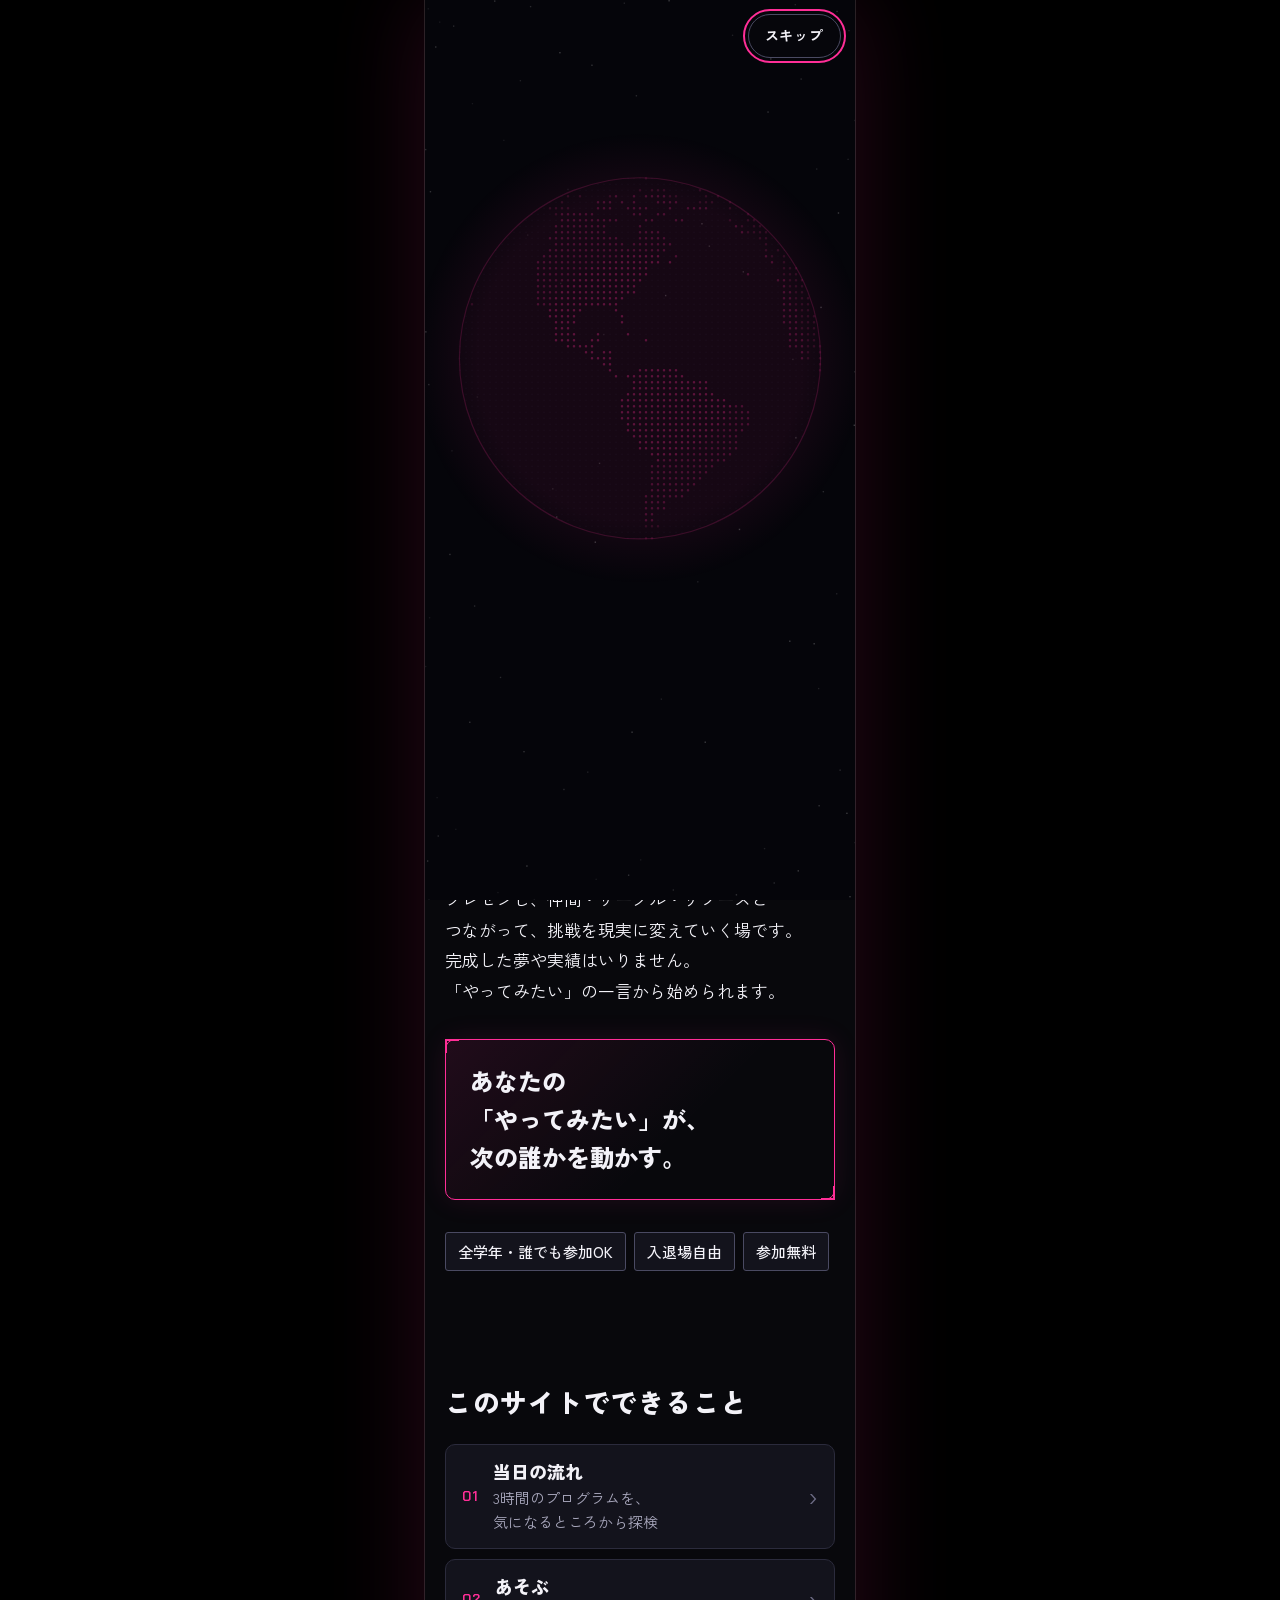
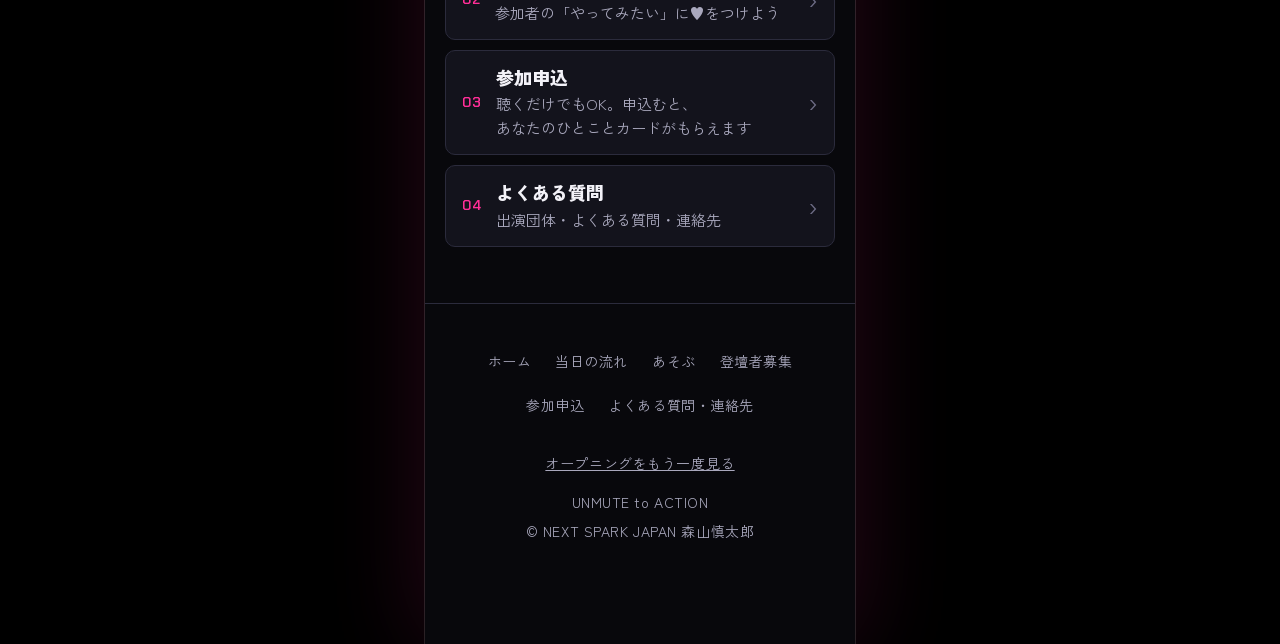
<file: index.html>
<!DOCTYPE html>
<html lang="ja">
<head>
  <!-- Google アナリティクス(GA4) -->
  <script async src="https://www.googletagmanager.com/gtag/js?id=G-0P6SYV1J78"></script>
  <script>window.dataLayer=window.dataLayer||[];function gtag(){dataLayer.push(arguments);}gtag('js',new Date());gtag('config','G-0P6SYV1J78');</script>
  <meta charset="UTF-8">
  <meta name="viewport" content="width=device-width, initial-scale=1, viewport-fit=cover">
  <title>UNMUTE to ACTION|登壇者募集中</title>
  <meta name="description" content="UNMUTE to ACTION ─ その声で次をつくれ。1Qで芽生えた情熱を、言葉にして世界に叫ぶ。APU生の「やってみたい」が集まるプレゼンイベントです。登壇者募集中。">
  <meta property="og:type" content="website">
  <meta property="og:site_name" content="UNMUTE to ACTION">
  <meta property="og:title" content="UNMUTE to ACTION|登壇者募集中">
  <meta property="og:description" content="UNMUTE to ACTION ─ その声で次をつくれ。1Qで芽生えた情熱を、言葉にして世界に叫ぶ。APU生の「やってみたい」が集まるプレゼンイベントです。登壇者募集中。">
  <meta property="og:url" content="https://shintaroyade.github.io/apu-event/index.html">
  <meta property="og:image" content="https://shintaroyade.github.io/apu-event/ogp.png?v=20261119a">
  <meta property="og:locale" content="ja_JP">
  <meta name="twitter:card" content="summary_large_image">
  <link rel="icon" href="favicon.svg" type="image/svg+xml">
  <meta name="theme-color" content="#08080c">
  <link rel="preconnect" href="https://fonts.googleapis.com">
  <link rel="preconnect" href="https://fonts.gstatic.com" crossorigin>
  <link href="https://fonts.googleapis.com/css2?family=Chakra+Petch:wght@500;600&family=Zen+Kaku+Gothic+New:wght@400;500;700;900&display=swap" rel="stylesheet">
  <link rel="stylesheet" href="base.css?v=20261119a">
  <link rel="stylesheet" href="style.css?v=20261119a">
  <link rel="stylesheet" href="site.css?v=20261119a">
  <script src="config.js?v=20261119a" defer></script>
  <script src="i18n.js?v=20261119a" defer></script>
  <script src="i18n_extra.js?v=20261119a" defer></script>
  <script src="budoux-ja.min.js?v=20261119a" defer></script>
  <script src="common.js?v=20261119a" defer></script>
  <script src="site.js?v=20261119a" defer></script>
  <script src="index.js?v=20261119a" defer></script>
  <script src="earth-data.js?v=20261119a" defer></script>
  <script src="intro.js?v=20261119a" defer></script>
</head>
<body>
  <script>document.documentElement.classList.add("js");document.documentElement.dataset.titleKey="meta.homeTitle";document.addEventListener("DOMContentLoaded",function(){document.body.dataset.page="home";document.body.classList.add("has-bar");},{once:true});</script>
  <script>(function(){try{var d=document.documentElement,q=/[?&]intro=1(&|$)/.test(location.search),last=0;try{last=Number(JSON.parse(localStorage.getItem("apu-event-intro-v1")))||0}catch(e){}var rm=window.matchMedia&&matchMedia("(prefers-reduced-motion: reduce)").matches;if(!rm&&(q||Date.now()-last>6*3600*1000))d.classList.add("intro-on")}catch(e){}})();</script>
  <div class="intro" id="intro" aria-label="opening">
    <canvas class="intro__canvas" id="introCanvas" aria-hidden="true"></canvas>
    <button type="button" class="intro__skip" id="introSkip" data-i18n="intro.skip"></button>
    <p class="intro__greet" id="introGreet" aria-hidden="true"></p>
    <div class="intro__stat" id="introStat"><b id="introNum">0</b><span data-i18n="intro.stat1"></span><small data-i18n="intro.stat2"></small><small data-i18n="intro.stat3"></small></div>
    <div class="intro__words" id="introWords" aria-hidden="true"></div>
    <span class="intro__tag" id="introTagTsurumi" data-i18n="intro.tag1"></span>
    <span class="intro__tag intro__tag--r" id="introTagBay" data-i18n="intro.tag2"></span>
    <span class="intro__tag" id="introTagSteam" data-i18n="intro.tag3"></span>
    <div class="intro__bottom" id="introBottom">
    <div class="intro__text">
      <p class="intro__line" id="introL1"></p>
      <p class="intro__line intro__line--accent" id="introL2"></p>
      <p class="intro__line intro__line--accent" id="introL3"></p>
    </div>
    <div class="intro__final" id="introFinal">
      <p class="intro__logo" aria-label="UNMUTE to ACTION"><span aria-hidden="true">UNMUTE<i>to</i><b>ACTION</b></span></p>
      <p class="intro__chips"><span>2026.12</span><span data-i18n="intro.c2"></span><span data-i18n="intro.c3"></span></p>
      <div class="intro__cta">
        <a class="btn btn-primary" id="introCtaSpeaker" href="speaker.html" data-speaker-when="open" data-i18n="intro.ctaSpeaker"></a>
        <a class="btn btn-secondary" href="entry.html" data-i18n="intro.ctaEntry"></a>
        <a class="btn btn-secondary" href="faq.html#groups" data-i18n="intro.ctaCoop"></a>
        <a class="btn btn-secondary intro__enter" id="introEnter" href="#main" data-i18n="intro.enter"></a>
      </div>
    </div>
    </div>
    <p class="intro__place" id="introPlace"></p>
    <p class="intro__cap" id="introCap" data-i18n="intro.cap"></p>
    <div class="intro__bands" id="introBands" aria-hidden="true"><div class="intro__flags" id="introFlags"><div class="intro__flagtrack"></div></div><div class="intro__flags intro__flags--rev" id="introHello"><div class="intro__flagtrack intro__hellotrack"></div></div></div>
  </div>
  <a class="skip-link" href="#main" data-i18n="skip"></a>
  <header class="site-header">
    <a class="site-header__name" href="index.html"><budoux-ja data-cfg="event.name"></budoux-ja></a>
    <div class="site-header__tools">
      <button type="button" id="langToggle" class="lang-toggle" data-i18n="lang.toggle" data-i18n-aria="lang.toggleAria">English</button>
      <button type="button" id="menuBtn" class="menu-btn" aria-expanded="false" aria-controls="siteMenu"><span class="menu-btn__bars" aria-hidden="true"></span></button>
    </div>
  </header>
  <nav id="siteMenu" class="site-menu" aria-labelledby="menuLabel" hidden>
    <p id="menuLabel" class="visually-hidden" data-i18n="menu.label"></p>
    <ul>
      <li><a href="index.html" data-page-link="home"><span data-i18n="nav.home"></span></a></li>
      <li><a href="program.html" data-page-link="program"><span data-i18n="nav.program"></span></a></li>
      <li><a href="play.html" data-page-link="play"><span data-i18n="nav.play"></span></a></li>
      <li><a href="speaker.html" data-page-link="speaker"><span data-i18n="nav.speaker"></span><span class="menu-tag" data-speaker-when="open" data-i18n="nav.open"></span><span class="menu-tag" data-speaker-when="closed" data-i18n="nav.closed" hidden></span></a></li>
      <li><a href="entry.html" data-page-link="entry"><span data-i18n="nav.entry"></span></a></li>
      <li><a href="faq.html" data-page-link="faq"><span data-i18n="nav.faq"></span></a></li>
    </ul>
  </nav>

  <budoux-ja>
  <main id="main">
    <section class="hero" aria-labelledby="hero-title">
      <div class="hero__shapes" aria-hidden="true">
        <span class="shape shape--grid"></span>
        <span class="shape shape--orb"></span>
        <span class="shape shape--ring"></span>
        <span class="shape shape--dot"></span>
        <span class="shape shape--scan"></span>
      </div>
      <div class="hero__inner">
        <p class="hero__eyebrow fade-in" style="--d:.05s" data-i18n="hero.eyebrow"></p>
        <h1 id="hero-title" class="logo fade-in" style="--d:.15s" aria-label="UNMUTE to ACTION">
          <span class="logo__row" aria-hidden="true"><span class="logo__un">UN</span><span class="logo__mute">MUTE</span></span>
          <span class="logo__row logo__row--2" aria-hidden="true"><span class="logo__to">to</span><span class="logo__action">ACTION</span></span>
        </h1>
        <p class="tagline fade-in" style="--d:.25s">
          <span class="tagline__wave" aria-hidden="true"><i></i><i></i><i></i><i></i><i></i></span>
          <span class="tagline__text" data-cfg="event.tagline"></span>
        </p>
        <p class="hero__concept fade-in" style="--d:.3s" data-i18n="hero.concept"></p>
        <dl class="hero__info fade-in" style="--d:.45s">
          <div><dt data-i18n="hero.dateLabel"></dt><dd data-cfg="event.date"></dd></div>
          <div><dt data-i18n="hero.venueLabel"></dt><dd data-cfg="event.venue"></dd></div>
        </dl>

        <div class="recruit fade-in" style="--d:.6s" data-speaker-when="open">
          <p class="recruit__tag" data-i18n="recruit.tag"></p>
          <h2 class="recruit__title" data-i18n="recruit.title"></h2>
          <p class="recruit__lead" data-i18n="recruit.lead"></p>
          <div class="cd" data-countdown>
            <p class="cd__label" data-i18n="cd.label"></p>
            <div class="cd__grid" role="timer" aria-live="off">
              <div class="cd__cell"><span class="cd__num" data-u="d">--</span><span class="cd__unit" data-i18n="cd.d"></span></div>
              <div class="cd__cell"><span class="cd__num" data-u="h">--</span><span class="cd__unit" data-i18n="cd.h"></span></div>
              <div class="cd__cell"><span class="cd__num" data-u="m">--</span><span class="cd__unit" data-i18n="cd.m"></span></div>
              <div class="cd__cell"><span class="cd__num" data-u="s">--</span><span class="cd__unit" data-i18n="cd.s"></span></div>
            </div>
            <p class="cd__date" data-cd-until></p>
          </div>
          <a class="btn btn-primary btn-block" href="speaker.html" data-i18n="recruit.cta"></a>
        </div>

        <div class="hero__actions fade-in" style="--d:.75s">
          <a class="btn btn-secondary" href="entry.html" data-speaker-when="open" data-i18n="hero.entry"></a>
          <a class="btn btn-primary hero__cta" href="entry.html" data-speaker-when="closed" data-i18n="hero.entryClosed" hidden></a>
          <p class="hero__sub" data-i18n="hero.sub"></p>
        </div>
      </div>
    </section>
    <!-- ===== 2. このイベントについて ===== -->
    <section id="about" class="section reveal" aria-labelledby="about-title">
      <div class="container">
        <h2 id="about-title" class="section__title" data-i18n="about.title"></h2>
        <p data-i18n="about.body"></p>
        <p class="about__highlight" data-i18n="about.highlight"></p>
        <ul class="chips" role="list">
          <li class="chip" data-i18n="about.fact1"></li>
          <li class="chip" data-i18n="about.fact2"></li>
          <li class="chip" data-i18n="about.fact3"></li>
        </ul>
      </div>
    </section>
    <section class="section reveal" aria-labelledby="hub-title">
      <div class="container">
        <h2 id="hub-title" class="section__title" data-i18n="hub.title"></h2>
        <ul class="hub" role="list">
          <li><a class="hub-card" href="program.html"><span class="hub-card__no">01</span><span class="hub-card__text"><span class="hub-card__name" data-i18n="hub.program.name"></span><span class="hub-card__desc" data-i18n="hub.program.desc"></span></span></a></li>
          <li><a class="hub-card" href="play.html"><span class="hub-card__no">02</span><span class="hub-card__text"><span class="hub-card__name" data-i18n="hub.play.name"></span><span class="hub-card__desc" data-i18n="hub.play.desc"></span></span></a></li>
          <li><a class="hub-card" href="entry.html"><span class="hub-card__no">03</span><span class="hub-card__text"><span class="hub-card__name" data-i18n="hub.entry.name"></span><span class="hub-card__desc" data-i18n="hub.entry.desc"></span></span></a></li>
          <li><a class="hub-card" href="faq.html"><span class="hub-card__no">04</span><span class="hub-card__text"><span class="hub-card__name" data-i18n="hub.faq.name"></span><span class="hub-card__desc" data-i18n="hub.faq.desc"></span></span></a></li>
        </ul>
      </div>
    </section>
  </main>
  </budoux-ja>

  <footer class="site-footer">
    <nav class="foot-nav" aria-label="サイト内リンク">
      <a href="index.html" data-i18n="nav.home"></a>
      <a href="program.html" data-i18n="nav.program"></a>
      <a href="play.html" data-i18n="nav.play"></a>
      <a href="speaker.html" data-i18n="nav.speaker"></a>
      <a href="entry.html" data-i18n="nav.entry"></a>
      <a href="faq.html" data-i18n="nav.faq"></a>
    </nav>
    <p><a class="intro-replay" href="index.html?intro=1" data-i18n="intro.replay"></a></p>
    <p><span data-cfg="event.name"></span></p>
    <p>© <span data-cfg="organizer.name"></span></p>
  </footer>

  <nav class="tabbar" aria-label="メインメニュー">
    <a class="tab" href="index.html" data-page-link="home"><svg class="tab__ico" viewBox="0 0 24 24" aria-hidden="true" focusable="false" fill="none" stroke="currentColor" stroke-width="1.8" stroke-linecap="round" stroke-linejoin="round"><path d="M3 11.5 12 4l9 7.5"/><path d="M5.5 10v9.5h13V10"/></svg><span class="tab__label" data-i18n="tab.home"></span></a>
    <a class="tab" href="program.html" data-page-link="program"><svg class="tab__ico" viewBox="0 0 24 24" aria-hidden="true" focusable="false" fill="none" stroke="currentColor" stroke-width="1.8" stroke-linecap="round" stroke-linejoin="round"><circle cx="12" cy="12" r="8.5"/><path d="M12 7v5l3.5 2"/></svg><span class="tab__label" data-i18n="tab.program"></span></a>
    <a class="tab tab--cta" href="speaker.html" data-page-link="speaker" data-speaker-when="open"><span class="tab__pill"><svg class="tab__ico" viewBox="0 0 24 24" aria-hidden="true" focusable="false" fill="none" stroke="currentColor" stroke-width="1.8" stroke-linecap="round" stroke-linejoin="round"><rect x="9" y="3" width="6" height="11" rx="3"/><path d="M5.5 11.5a6.5 6.5 0 0 0 13 0"/><path d="M12 18v3"/></svg><span class="tab__label" data-i18n="tab.speaker"></span><span class="tab__sub" data-cd-short></span></span></a>
    <a class="tab" href="play.html" data-page-link="play wall"><svg class="tab__ico" viewBox="0 0 24 24" aria-hidden="true" focusable="false" fill="none" stroke="currentColor" stroke-width="1.8" stroke-linecap="round" stroke-linejoin="round"><path d="M12 3.5l2.2 5.3 5.8.5-4.4 3.8 1.4 5.6L12 15.6 7 18.7l1.4-5.6L4 9.3l5.8-.5z"/></svg><span class="tab__label" data-i18n="tab.play"></span></a>
    <a class="tab" href="entry.html" data-page-link="entry"><svg class="tab__ico" viewBox="0 0 24 24" aria-hidden="true" focusable="false" fill="none" stroke="currentColor" stroke-width="1.8" stroke-linecap="round" stroke-linejoin="round"><path d="M4 8.5a2 2 0 0 0 0 4v0a2 2 0 0 1 0 4V18h16v-1.5a2 2 0 0 1 0-4v0a2 2 0 0 0 0-4V7H4z" transform="translate(0 -0.5)"/><path d="M14 7v10" stroke-dasharray="1.5 2.2"/></svg><span class="tab__label" data-i18n="tab.entry"></span></a>
  </nav>
</body>
</html>
</file>
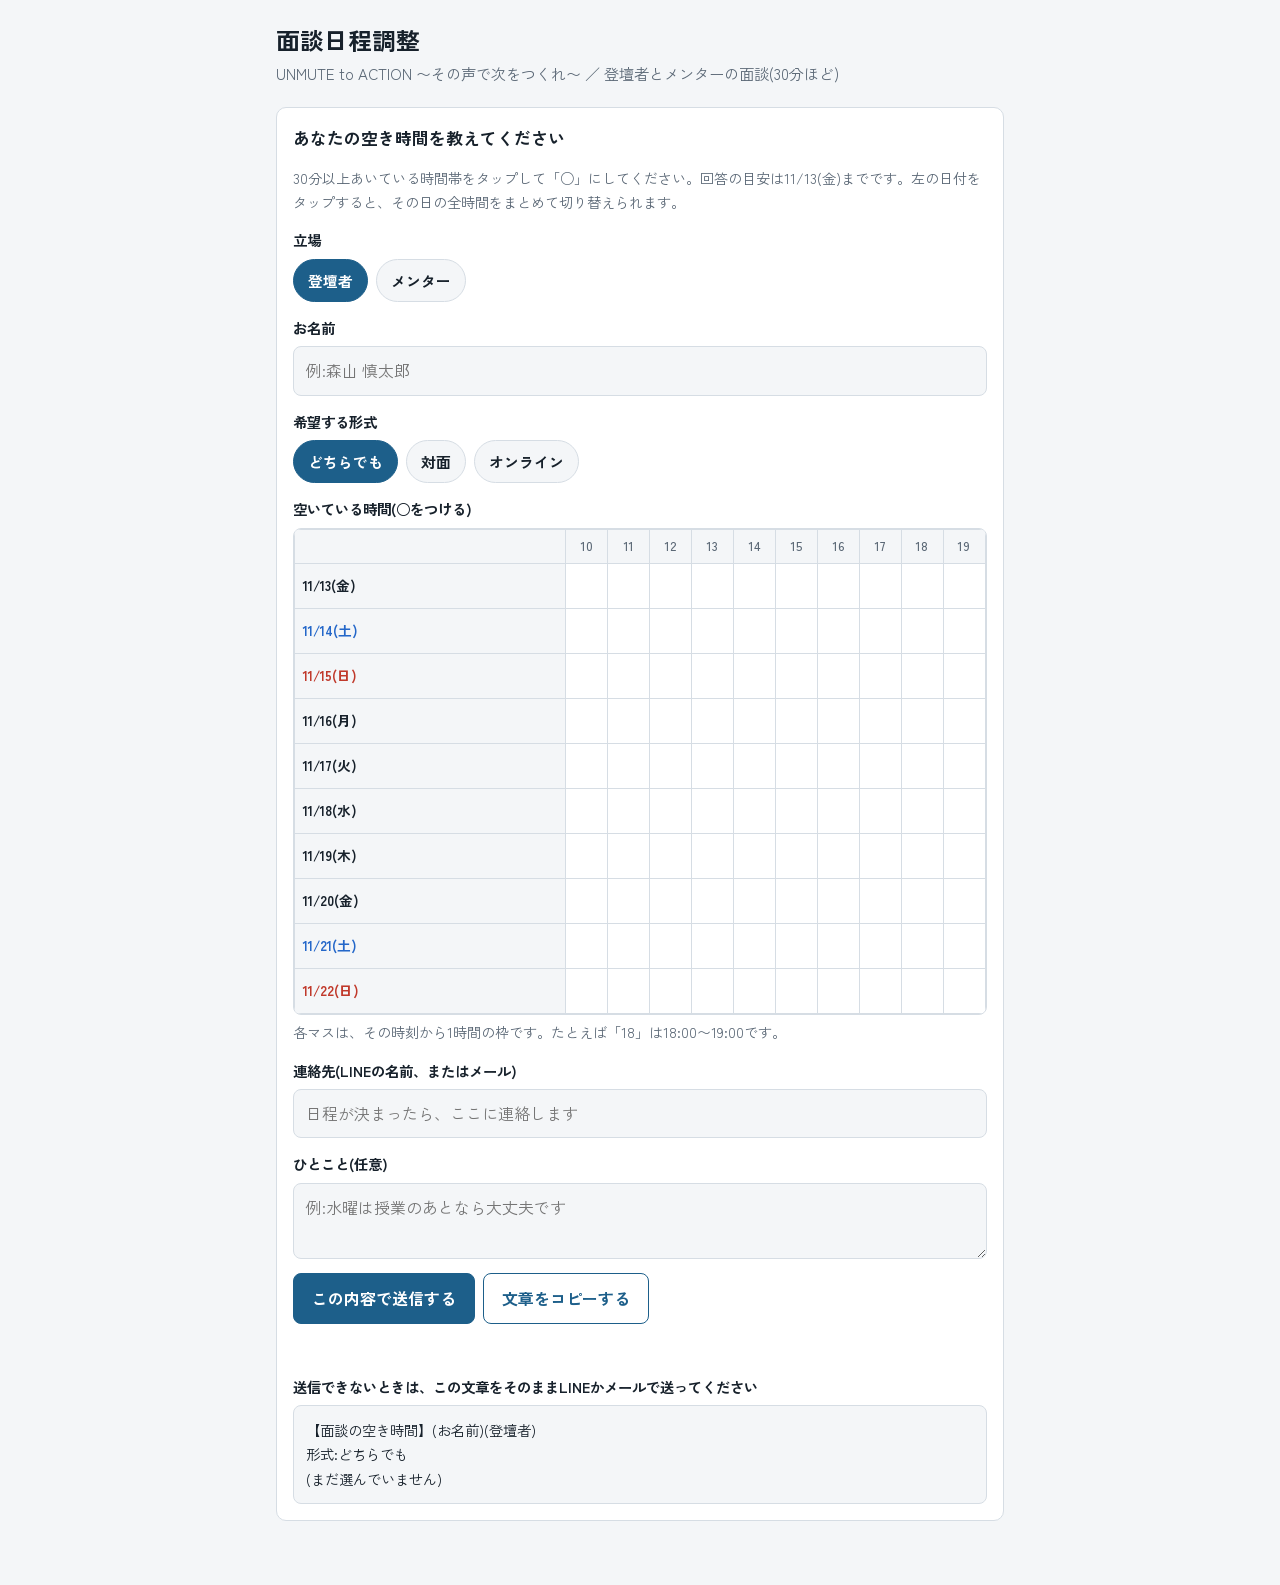
<file: mendan/index.html>
<!DOCTYPE html>
<html lang="ja">
<head>
<meta charset="utf-8">
<meta name="viewport" content="width=device-width, initial-scale=1">
<title>面談日程調整</title>
<link rel="preconnect" href="https://fonts.googleapis.com">
<link rel="preconnect" href="https://fonts.gstatic.com" crossorigin>
<link href="https://fonts.googleapis.com/css2?family=Zen+Kaku+Gothic+New:wght@400;500;700&display=swap" rel="stylesheet">
<style>
/* layout idea: one narrow column; a day-by-hour tap grid is the whole interface */
:root{
  --bg:#f4f6f8; --surface:#ffffff; --ink:#17212b; --muted:#5b6876; --line:#d6dde4;
  --accent:#1d5f8a; --accent-ink:#ffffff; --accent-soft:#dcebf5;
  --ok:#237a4b; --ok-soft:#d5efdf; --warn:#9a5b00;
  --font-body:"Zen Kaku Gothic New","Hiragino Sans","Yu Gothic",sans-serif;
}
@media (prefers-color-scheme: dark){
  :root:not([data-theme="light"]){
    --bg:#10161c; --surface:#18212a; --ink:#e8edf2; --muted:#9aa8b6; --line:#2c3a47;
    --accent:#5aa6d6; --accent-ink:#08141d; --accent-soft:#1d3a4f;
    --ok:#5fcf91; --ok-soft:#173a29; --warn:#e0a23c; color-scheme:dark;
  }
}
:root[data-theme="dark"]{
  --bg:#10161c; --surface:#18212a; --ink:#e8edf2; --muted:#9aa8b6; --line:#2c3a47;
  --accent:#5aa6d6; --accent-ink:#08141d; --accent-soft:#1d3a4f;
  --ok:#5fcf91; --ok-soft:#173a29; --warn:#e0a23c; color-scheme:dark;
}
*{box-sizing:border-box}
html,body{margin:0}
body{background:var(--bg);color:var(--ink);font-family:var(--font-body);line-height:1.7;font-size:16px}
.wrap{max-width:760px;margin:0 auto;padding:24px 16px 64px;display:flex;flex-direction:column;gap:20px}
header h1{margin:0;font-size:1.5rem;line-height:1.3;text-wrap:balance}
header p{margin:6px 0 0;color:var(--muted);font-size:.95rem}
.tabs{display:flex;gap:8px}
.tab{flex:1;padding:10px 12px;border:1px solid var(--line);background:var(--surface);color:var(--ink);font:inherit;font-weight:500;border-radius:8px;cursor:pointer}
.tab[aria-selected="true"]{background:var(--accent);color:var(--accent-ink);border-color:var(--accent)}
.card{background:var(--surface);border:1px solid var(--line);border-radius:10px;padding:16px;display:flex;flex-direction:column;gap:14px}
.card h2{margin:0;font-size:1.05rem}
.field{display:flex;flex-direction:column;gap:6px}
.field label,.field .lab{font-weight:700;font-size:.9rem}
input[type=text],textarea,select{font:inherit;color:var(--ink);background:var(--bg);border:1px solid var(--line);border-radius:8px;padding:10px 12px;width:100%}
textarea{min-height:72px;resize:vertical}
.seg{display:flex;flex-wrap:wrap;gap:8px}
.seg input{position:absolute;opacity:0;pointer-events:none}
.seg label{padding:8px 14px;border:1px solid var(--line);border-radius:999px;cursor:pointer;background:var(--bg);font-size:.92rem}
.seg input:checked + label{background:var(--accent);border-color:var(--accent);color:var(--accent-ink)}
.seg input:focus-visible + label,.tab:focus-visible,button:focus-visible,select:focus-visible,input:focus-visible,textarea:focus-visible{outline:3px solid var(--accent);outline-offset:2px}
.note{color:var(--muted);font-size:.88rem;margin:0}
.gridbox{overflow-x:auto;border:1px solid var(--line);border-radius:8px;background:var(--surface)}
table.grid{border-collapse:collapse;width:100%;min-width:560px}
.grid th,.grid td{border:1px solid var(--line);text-align:center;padding:0}
.grid thead th{font-size:.78rem;font-weight:500;color:var(--muted);padding:6px 0;background:var(--bg)}
.grid tbody th{position:sticky;left:0;background:var(--bg);font-size:.85rem;font-weight:700;padding:0 8px;white-space:nowrap;text-align:left;min-width:84px}
.grid tbody th button{all:unset;cursor:pointer;display:block;padding:10px 0;width:100%}
.grid tbody th button:focus-visible{outline:3px solid var(--accent);outline-offset:-3px}
.sat{color:#2467c9}.sun{color:#c0392b}
.cell{display:block;width:100%;height:44px;border:0;background:transparent;color:var(--ink);font:inherit;cursor:pointer}
.cell[aria-pressed="true"]{background:var(--accent);color:var(--accent-ink);font-weight:700}
.cell[aria-pressed="true"]::after{content:"○"}
.cell:focus-visible{outline:3px solid var(--accent);outline-offset:-3px}
.ov{height:44px;display:flex;align-items:center;justify-content:center;gap:6px;font-size:.78rem;font-variant-numeric:tabular-nums;color:var(--muted)}
.ov.hit{background:var(--ok-soft);color:var(--ok);font-weight:700}
.ov.pair{background:var(--ok);color:var(--accent-ink);font-weight:700}
.ov.pairno{color:var(--line)}
.row{display:flex;flex-wrap:wrap;gap:8px}
button.primary,button.sub{font:inherit;font-weight:700;padding:11px 18px;border-radius:8px;cursor:pointer;border:1px solid var(--accent)}
button.primary{background:var(--accent);color:var(--accent-ink)}
button.sub{background:var(--surface);color:var(--accent)}
button:disabled{opacity:.5;cursor:not-allowed}
.status{min-height:1.5em;font-size:.92rem;margin:0}
.status.ok{color:var(--ok)}.status.warn{color:var(--warn)}
pre.out{margin:0;white-space:pre-wrap;word-break:break-word;background:var(--bg);border:1px solid var(--line);border-radius:8px;padding:12px;font:inherit;font-size:.9rem}
.two{display:grid;grid-template-columns:1fr 1fr;gap:12px}
@media (max-width:520px){.two{grid-template-columns:1fr}}
.legend{display:flex;flex-wrap:wrap;gap:12px;font-size:.85rem;color:var(--muted)}
.legend i{display:inline-block;width:14px;height:14px;border-radius:3px;vertical-align:-2px;margin-right:4px}
ul.people{margin:0;padding:0;list-style:none;display:flex;flex-direction:column;gap:8px}
ul.people li{border:1px solid var(--line);border-radius:8px;padding:10px 12px;font-size:.9rem}
ul.people b{margin-right:6px}
.tag{display:inline-block;font-size:.75rem;padding:1px 8px;border-radius:999px;background:var(--accent-soft);color:var(--accent);margin-right:6px}
[hidden]{display:none !important}
@media (prefers-reduced-motion: no-preference){.cell,.tab{transition:background .12s}}
</style>
</head>
<body>
<div class="wrap">
  <header>
    <h1>面談日程調整</h1>
    <p>UNMUTE to ACTION 〜その声で次をつくれ〜 ／ 登壇者とメンターの面談(30分ほど)</p>
  </header>

  <section id="panel-input" class="card">
    <h2>あなたの空き時間を教えてください</h2>
    <p class="note">30分以上あいている時間帯をタップして「○」にしてください。回答の目安は11/13(金)までです。左の日付をタップすると、その日の全時間をまとめて切り替えられます。</p>

    <div class="field">
      <span class="lab">立場</span>
      <div class="seg" id="role">
        <input type="radio" name="role" id="role-p" value="登壇者" checked><label for="role-p">登壇者</label>
        <input type="radio" name="role" id="role-m" value="メンター"><label for="role-m">メンター</label>
      </div>
    </div>

    <div class="field">
      <label for="name">お名前</label>
      <input type="text" id="name" autocomplete="name" placeholder="例:森山 慎太郎">
    </div>

    <div class="field">
      <span class="lab">希望する形式</span>
      <div class="seg" id="fmt">
        <input type="radio" name="fmt" id="fmt-a" value="どちらでも" checked><label for="fmt-a">どちらでも</label>
        <input type="radio" name="fmt" id="fmt-f" value="対面"><label for="fmt-f">対面</label>
        <input type="radio" name="fmt" id="fmt-o" value="オンライン"><label for="fmt-o">オンライン</label>
      </div>
    </div>

    <div class="field">
      <span class="lab">空いている時間(○をつける)</span>
      <div class="gridbox"><table class="grid" id="inputGrid"></table></div>
      <p class="note">各マスは、その時刻から1時間の枠です。たとえば「18」は18:00〜19:00です。</p>
    </div>

    <div class="field">
      <label for="contact">連絡先(LINEの名前、またはメール)</label>
      <input type="text" id="contact" placeholder="日程が決まったら、ここに連絡します">
    </div>

    <div class="field">
      <label for="memo">ひとこと(任意)</label>
      <textarea id="memo" placeholder="例:水曜は授業のあとなら大丈夫です"></textarea>
    </div>

    <div class="row">
      <button class="primary" id="saveBtn" type="button">この内容で送信する</button>
      <button class="sub" id="copyBtn" type="button">文章をコピーする</button>
    </div>
    <p class="status" id="saveStatus" role="status"></p>
    <div class="field">
      <span class="lab">送信できないときは、この文章をそのままLINEかメールで送ってください</span>
      <pre class="out" id="outText">○をつけると、ここに文章が出ます。</pre>
    </div>
  </section>
</div>

<script>
(function(){
  /* ---- 設定 ---- */
  var START = new Date(2026, 10, 13);  // 2026-11-13
  var DAYS = 10;                       // 11/13 - 11/22
  var HOURS = [10,11,12,13,14,15,16,17,18,19];
  var WD = ["日","月","火","水","木","金","土"];

  function pad(n){ return (n<10?"0":"")+n; }
  var days = [];
  for (var i=0;i<DAYS;i++){
    var d = new Date(START.getFullYear(), START.getMonth(), START.getDate()+i);
    days.push({ key: pad(d.getMonth()+1)+pad(d.getDate()), label: (d.getMonth()+1)+"/"+d.getDate(), wd: d.getDay() });
  }
  function slotKey(day,h){ return day.key+"-"+h; }

  /* ---- 入力グリッド ---- */
  var mine = {};   // slotKey -> true
  var inputGrid = document.getElementById("inputGrid");

  function head(){
    var h = "<thead><tr><th scope='col'></th>";
    HOURS.forEach(function(x){ h += "<th scope='col'>"+x+"</th>"; });
    return h + "</tr></thead>";
  }
  function dayHead(day){
    var cls = day.wd===6?"sat":day.wd===0?"sun":"";
    return "<span class='"+cls+"'>"+day.label+"("+WD[day.wd]+")</span>";
  }
  function buildInput(){
    var h = head()+"<tbody>";
    days.forEach(function(day,di){
      h += "<tr><th scope='row'><button type='button' data-day='"+di+"' aria-label='"+day.label+"の全時間を切り替え'>"+dayHead(day)+"</button></th>";
      HOURS.forEach(function(x){
        var k = slotKey(day,x);
        h += "<td><button type='button' class='cell' data-k='"+k+"' aria-pressed='false' aria-label='"+day.label+" "+x+"時'></button></td>";
      });
      h += "</tr>";
    });
    inputGrid.innerHTML = h+"</tbody>";
  }
  function paintInput(){
    inputGrid.querySelectorAll(".cell").forEach(function(b){
      b.setAttribute("aria-pressed", mine[b.dataset.k] ? "true":"false");
    });
    updateText();
  }
  inputGrid.addEventListener("click", function(e){
    var c = e.target.closest(".cell");
    if (c){ if (mine[c.dataset.k]) delete mine[c.dataset.k]; else mine[c.dataset.k]=true; paintInput(); return; }
    var r = e.target.closest("button[data-day]");
    if (r){
      var day = days[+r.dataset.day];
      var all = HOURS.every(function(x){ return mine[slotKey(day,x)]; });
      HOURS.forEach(function(x){ if (all) delete mine[slotKey(day,x)]; else mine[slotKey(day,x)]=true; });
      paintInput();
    }
  });

  /* ---- 文章の生成 ---- */
  function ranges(day, set){
    var out=[], start=null, prev=null;
    HOURS.forEach(function(x){
      if (set[slotKey(day,x)]){ if (start===null) start=x; prev=x; }
      else if (start!==null){ out.push([start,prev+1]); start=null; }
    });
    if (start!==null) out.push([start,prev+1]);
    return out.map(function(r){ return r[0]+":00〜"+r[1]+":00"; }).join("、");
  }
  function val(name){ var el=document.querySelector("input[name="+name+"]:checked"); return el?el.value:""; }
  function buildText(){
    var nm = document.getElementById("name").value.trim() || "(お名前)";
    var lines = ["【面談の空き時間】"+nm+"(" + val("role") + ")", "形式:"+val("fmt")];
    var any=false;
    days.forEach(function(day){
      var r = ranges(day, mine);
      if (r){ any=true; lines.push(day.label+"("+WD[day.wd]+") "+r); }
    });
    if (!any) lines.push("(まだ選んでいません)");
    var ct = document.getElementById("contact").value.trim();
    if (ct) lines.push("連絡先:"+ct);
    var memo = document.getElementById("memo").value.trim();
    if (memo) lines.push("ひとこと:"+memo);
    return { text: lines.join("\n"), any: any };
  }
  function updateText(){ document.getElementById("outText").textContent = buildText().text; }
  ["name","memo","contact"].forEach(function(id){ document.getElementById(id).addEventListener("input", updateText); });
  document.querySelectorAll("input[name=role],input[name=fmt]").forEach(function(el){ el.addEventListener("change", updateText); });

  /* ---- コピー ---- */
  var saveStatus = document.getElementById("saveStatus");
  function setStatus(msg, cls){ saveStatus.textContent = msg; saveStatus.className = "status "+(cls||""); }
  document.getElementById("copyBtn").addEventListener("click", function(){
    var t = buildText().text;
    function fallback(){
      var r = document.createRange(); r.selectNodeContents(document.getElementById("outText"));
      var s = window.getSelection(); s.removeAllRanges(); s.addRange(r);
      setStatus("下の文章を選択しました。長押しかCtrl+Cでコピーしてください。","warn");
    }
    try{
      navigator.clipboard.writeText(t).then(function(){ setStatus("コピーしました。LINEかメールに貼り付けて送ってください。","ok"); }, fallback);
    }catch(e){ fallback(); }
  });

  /* ---- 送信(Google Apps Script → スプレッドシート) ---- */
  var ENDPOINT = "https://script.google.com/macros/s/AKfycby52x8HCH-GQjHI4rfLXNFXdA_mSjzWa-ioukG7xRTFMxlz_fATW73Y0GuvcFhFc3KB/exec";
  document.getElementById("saveBtn").addEventListener("click", function(){
    var nm = document.getElementById("name").value.trim();
    var b = buildText();
    if (!nm){ setStatus("お名前を入力してください。","warn"); document.getElementById("name").focus(); return; }
    if (!b.any){ setStatus("空いている時間に○を1つ以上つけてください。","warn"); return; }
    var btn = document.getElementById("saveBtn"); btn.disabled = true; setStatus("送信しています…");
    var slotsText = days.map(function(day){ var r=ranges(day,mine); return r? day.label+"("+WD[day.wd]+") "+r : ""; }).filter(Boolean).join(" / ");
    var payload = {
      type: "mendan", role: val("role"), name: nm, format: val("fmt"),
      contact: document.getElementById("contact").value.trim(),
      slotsText: slotsText, slotsRaw: Object.keys(mine).sort().join(","),
      memo: document.getElementById("memo").value.trim(), sentAt: new Date().toISOString()
    };
    fetch(ENDPOINT, { method:"POST", body: JSON.stringify(payload), redirect:"follow" })
      .then(function(res){ if (!res.ok) throw new Error("HTTP "+res.status); return res.json().catch(function(){ return null; }); })
      .then(function(json){
        if (json && json.ok === false) throw new Error(json.error || "server error");
        setStatus("送信しました。ありがとうございます。変更するときは、もう一度送信してください(新しい回答を優先します)。","ok");
      })
      .catch(function(){ setStatus("送信できませんでした。下の文章をコピーして、LINEかメールで送ってください。","warn"); })
      .then(function(){ btn.disabled = false; });
  });

  buildInput(); paintInput();
})();
</script>
</body>
</html>
</file>
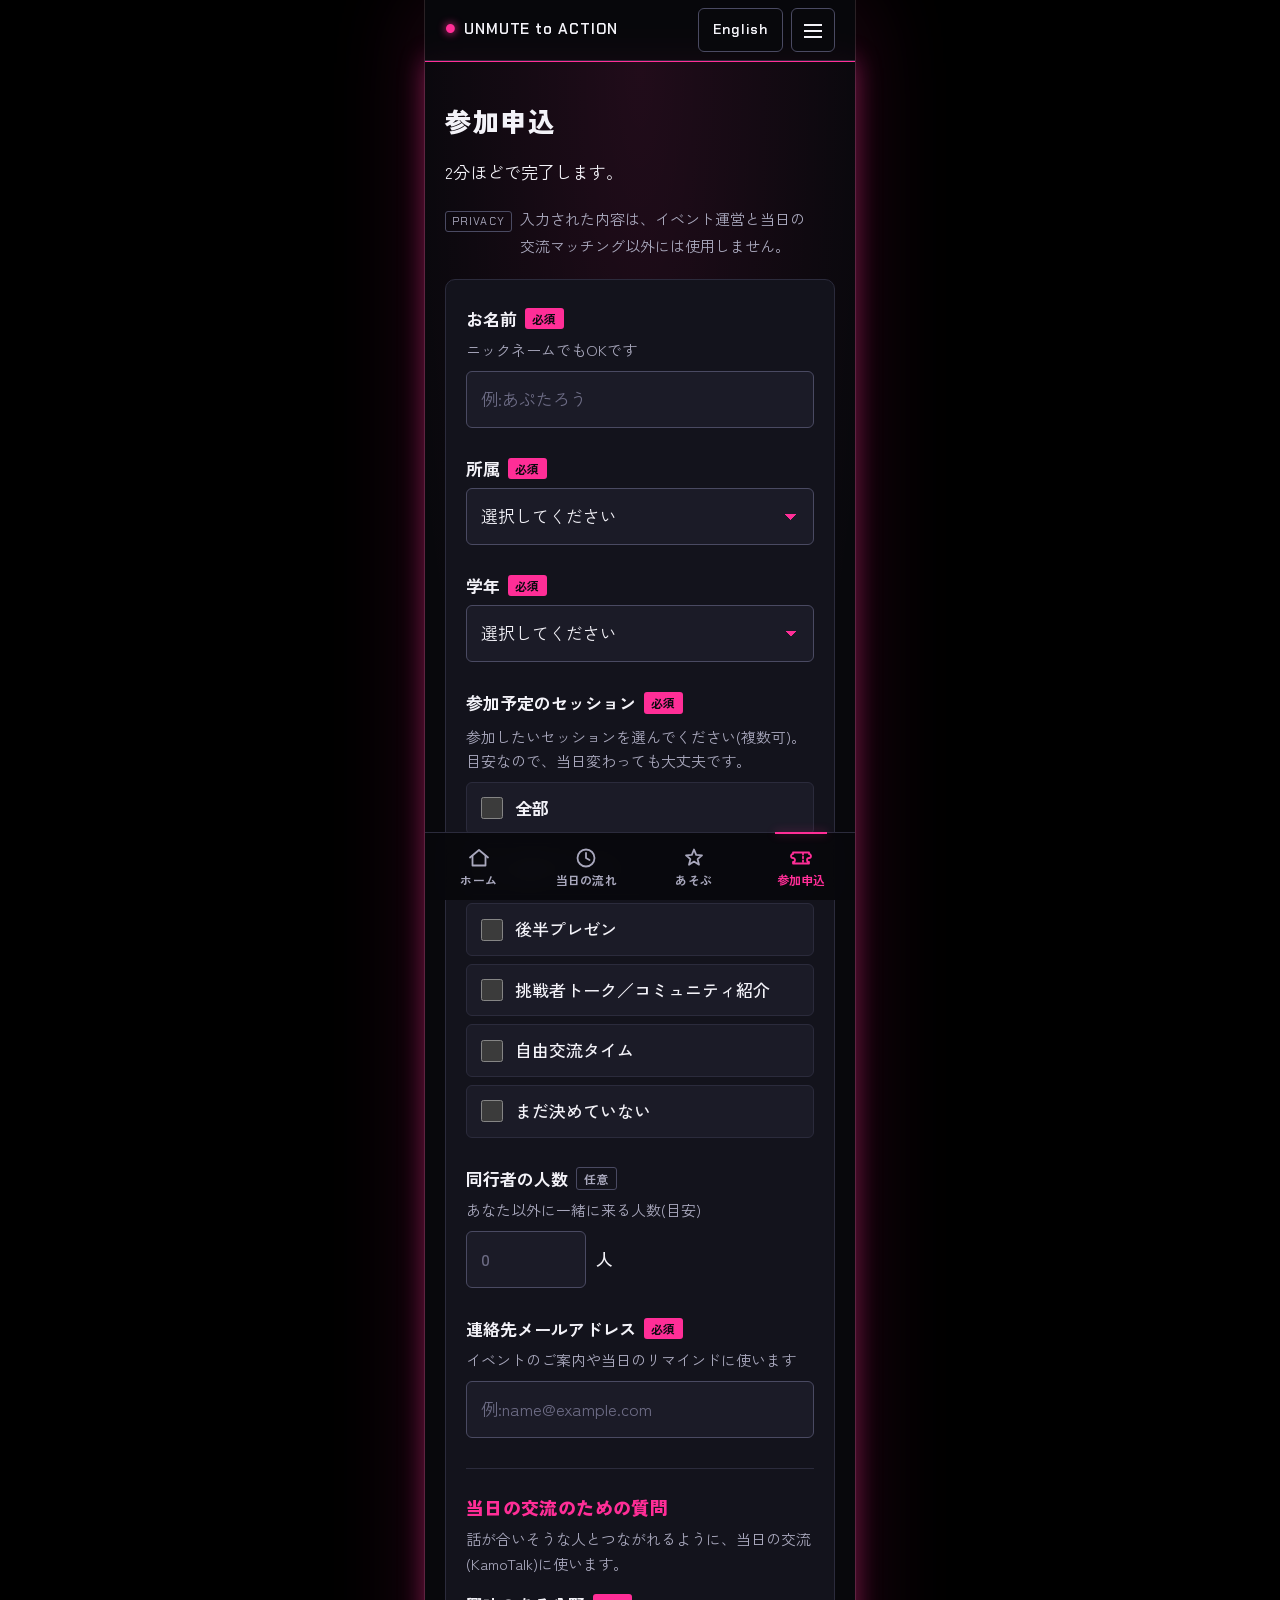
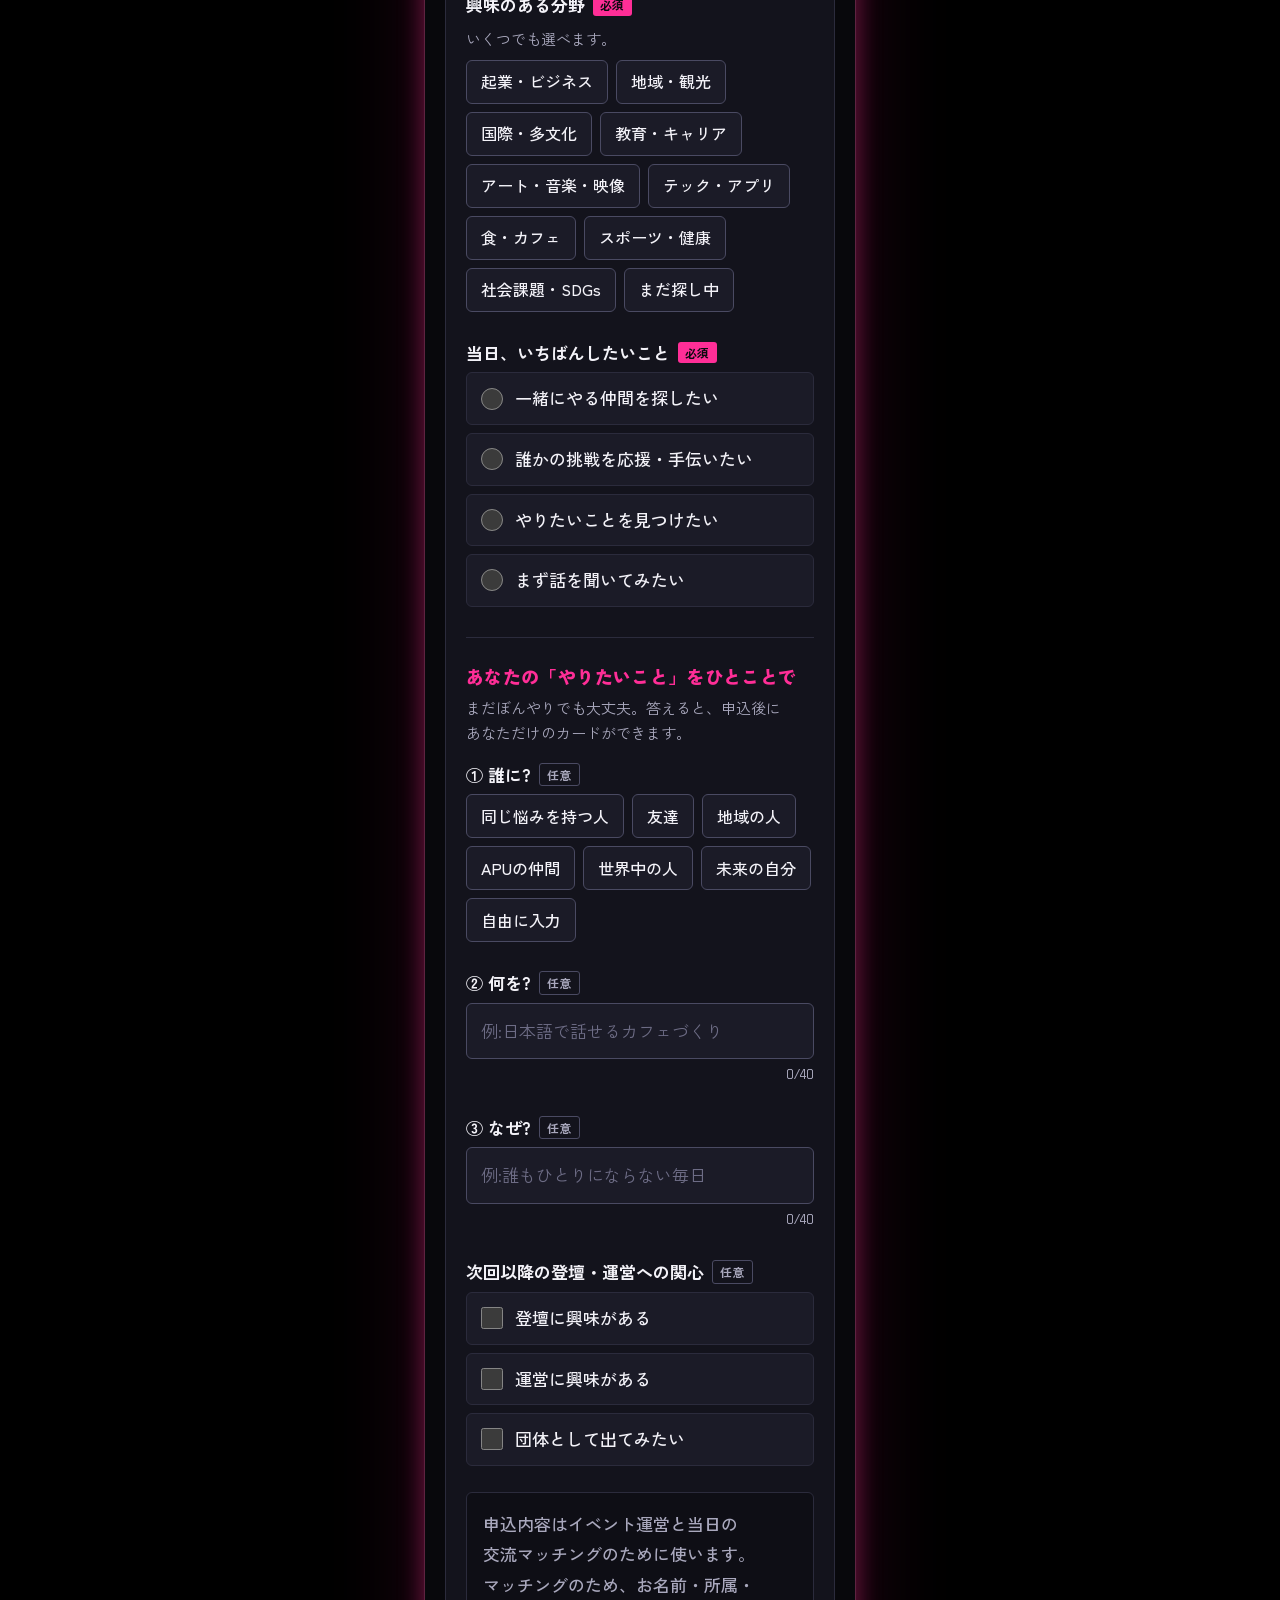
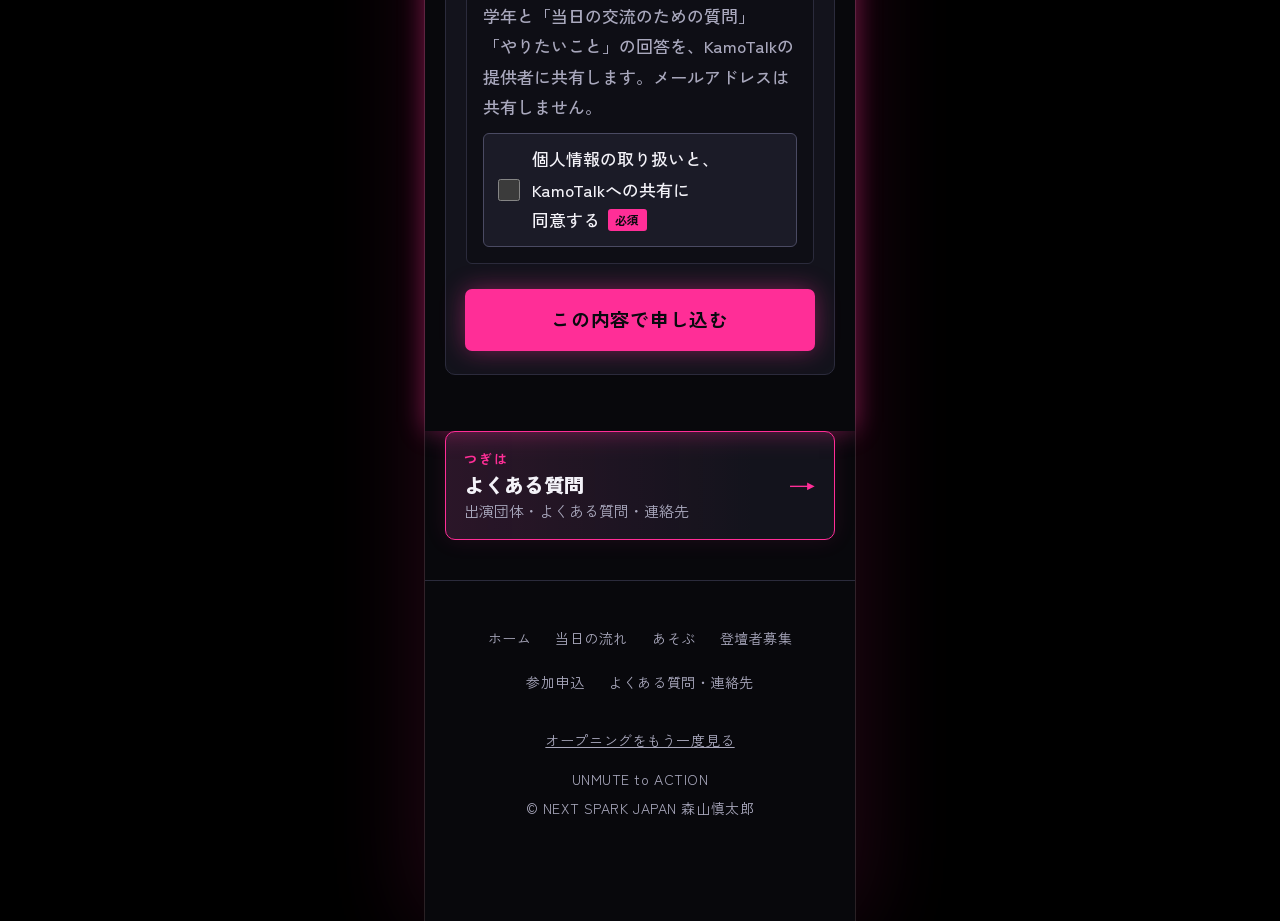
<file: entry.html>
<!DOCTYPE html>
<html lang="ja">
<head>
  <!-- Google アナリティクス(GA4) -->
  <script async src="https://www.googletagmanager.com/gtag/js?id=G-0P6SYV1J78"></script>
  <script>window.dataLayer=window.dataLayer||[];function gtag(){dataLayer.push(arguments);}gtag('js',new Date());gtag('config','G-0P6SYV1J78');</script>
  <meta charset="UTF-8">
  <meta name="viewport" content="width=device-width, initial-scale=1, viewport-fit=cover">
  <title>参加申込|UNMUTE to ACTION</title>
  <meta name="description" content="APU生の「やってみたい」が集まるプレゼンイベントの参加申込ページです。">
  <meta property="og:type" content="website">
  <meta property="og:site_name" content="UNMUTE to ACTION">
  <meta property="og:title" content="参加申込|UNMUTE to ACTION">
  <meta property="og:description" content="APU生の「やってみたい」が集まるプレゼンイベントの参加申込ページです。">
  <meta property="og:url" content="https://shintaroyade.github.io/apu-event/entry.html">
  <meta property="og:image" content="https://shintaroyade.github.io/apu-event/ogp.png?v=20261119a">
  <meta property="og:locale" content="ja_JP">
  <meta name="twitter:card" content="summary_large_image">
  <link rel="icon" href="favicon.svg" type="image/svg+xml">
  <meta name="theme-color" content="#08080c">
  <link rel="preconnect" href="https://fonts.googleapis.com">
  <link rel="preconnect" href="https://fonts.gstatic.com" crossorigin>
  <link href="https://fonts.googleapis.com/css2?family=Chakra+Petch:wght@500;600&family=Zen+Kaku+Gothic+New:wght@400;500;700;900&display=swap" rel="stylesheet">
  <link rel="stylesheet" href="base.css?v=20261119a">
  <link rel="stylesheet" href="style.css?v=20261119a">
  <link rel="stylesheet" href="site.css?v=20261119a">
  <script src="config.js?v=20261119a" defer></script>
  <script src="i18n.js?v=20261119a" defer></script>
  <script src="i18n_extra.js?v=20261119a" defer></script>
  <script src="budoux-ja.min.js?v=20261119a" defer></script>
  <script src="common.js?v=20261119a" defer></script>
  <script src="site.js?v=20261119a" defer></script>
  <script src="index.js?v=20261119a" defer></script>
</head>
<body>
  <script>document.documentElement.classList.add("js");document.documentElement.dataset.titleKey="meta.entryTitle";document.addEventListener("DOMContentLoaded",function(){document.body.dataset.page="entry";document.body.classList.add("has-bar");},{once:true});</script>
  <a class="skip-link" href="#main" data-i18n="skip"></a>
  <header class="site-header">
    <a class="site-header__name" href="index.html"><budoux-ja data-cfg="event.name"></budoux-ja></a>
    <div class="site-header__tools">
      <button type="button" id="langToggle" class="lang-toggle" data-i18n="lang.toggle" data-i18n-aria="lang.toggleAria">English</button>
      <button type="button" id="menuBtn" class="menu-btn" aria-expanded="false" aria-controls="siteMenu"><span class="menu-btn__bars" aria-hidden="true"></span></button>
    </div>
  </header>
  <nav id="siteMenu" class="site-menu" aria-labelledby="menuLabel" hidden>
    <p id="menuLabel" class="visually-hidden" data-i18n="menu.label"></p>
    <ul>
      <li><a href="index.html" data-page-link="home"><span data-i18n="nav.home"></span></a></li>
      <li><a href="program.html" data-page-link="program"><span data-i18n="nav.program"></span></a></li>
      <li><a href="play.html" data-page-link="play"><span data-i18n="nav.play"></span></a></li>
      <li><a href="speaker.html" data-page-link="speaker"><span data-i18n="nav.speaker"></span><span class="menu-tag" data-speaker-when="open" data-i18n="nav.open"></span><span class="menu-tag" data-speaker-when="closed" data-i18n="nav.closed" hidden></span></a></li>
      <li><a href="entry.html" data-page-link="entry"><span data-i18n="nav.entry"></span></a></li>
      <li><a href="faq.html" data-page-link="faq"><span data-i18n="nav.faq"></span></a></li>
    </ul>
  </nav>

  <budoux-ja>
  <main id="main">
    <!-- ===== 6. 参加申込フォーム ===== -->
    <section id="entry" class="section section--entry" aria-labelledby="entry-title">
      <div class="container">
        <h2 id="entry-title" class="section__title" data-i18n="form.title"></h2>
        <p data-i18n="form.lead"></p>
        <p class="note note--lock" data-i18n="form.privacy"></p>

        <form id="entryForm" class="card form" novalidate>
          <p class="form__summary" id="entrySummary" role="alert" hidden></p>

          <!-- お名前 -->
          <div class="field" data-field="name">
            <label class="field__label" for="f-name">
              <span data-i18n="form.name"></span><span class="tag tag--req" data-i18n="common.required"></span>
            </label>
            <p class="help" id="f-name-help" data-i18n="form.nameHelp"></p>
            <input class="input" id="f-name" name="name" type="text" maxlength="50" autocomplete="nickname"
                   data-i18n-placeholder="form.namePlaceholder" aria-describedby="f-name-help f-name-err" aria-required="true">
            <p class="err" id="f-name-err"></p>
          </div>

          <!-- 所属 -->
          <div class="field" data-field="affiliation">
            <label class="field__label" for="f-aff">
              <span data-i18n="form.aff"></span><span class="tag tag--req" data-i18n="common.required"></span>
            </label>
            <select class="input select" id="f-aff" name="affiliation" aria-describedby="f-aff-err" aria-required="true">
              <option value="" data-i18n="form.selectPlaceholder"></option>
              <option value="aps" data-i18n="form.aff.aps"></option>
              <option value="apm" data-i18n="form.aff.apm"></option>
              <option value="st" data-i18n="form.aff.st"></option>
              <option value="grad" data-i18n="form.aff.grad"></option>
              <option value="intl" data-i18n="form.aff.intl"></option>
              <option value="staff" data-i18n="form.aff.staff"></option>
              <option value="other" data-i18n="form.aff.other"></option>
            </select>
            <div class="other-input" id="f-aff-other-wrap" hidden>
              <label class="visually-hidden" for="f-aff-other" data-i18n="form.affOtherLabel"></label>
              <input class="input" id="f-aff-other" name="affiliationOther" type="text" maxlength="50"
                     data-i18n-placeholder="form.affOtherPlaceholder" aria-describedby="f-aff-err">
            </div>
            <p class="err" id="f-aff-err"></p>
          </div>

          <!-- 学年 -->
          <div class="field" data-field="grade">
            <label class="field__label" for="f-grade">
              <span data-i18n="form.grade"></span><span class="tag tag--req" data-i18n="common.required"></span>
            </label>
            <select class="input select" id="f-grade" name="grade" aria-describedby="f-grade-err" aria-required="true">
              <option value="" data-i18n="form.selectPlaceholder"></option>
              <option value="g1" data-i18n="form.grade.g1"></option>
              <option value="g2" data-i18n="form.grade.g2"></option>
              <option value="g3" data-i18n="form.grade.g3"></option>
              <option value="g4" data-i18n="form.grade.g4"></option>
              <option value="grad" data-i18n="form.grade.grad"></option>
              <option value="other" data-i18n="form.grade.other"></option>
            </select>
            <div class="other-input" id="f-grade-other-wrap" hidden>
              <label class="visually-hidden" for="f-grade-other" data-i18n="form.gradeOtherLabel"></label>
              <input class="input" id="f-grade-other" name="gradeOther" type="text" maxlength="50"
                     data-i18n-placeholder="form.gradeOtherPlaceholder" aria-describedby="f-grade-err">
            </div>
            <p class="err" id="f-grade-err"></p>
          </div>

          <!-- 参加予定のセッション -->
          <fieldset class="field" data-field="slots" aria-describedby="f-slots-help f-slots-err">
            <legend class="field__label">
              <span data-i18n="form.slots"></span><span class="tag tag--req" data-i18n="common.required"></span>
            </legend>
            <p class="help" id="f-slots-help" data-i18n="form.slotsHelp"></p>
            <div class="check-list">
              <label class="check check--all"><input type="checkbox" id="f-slots-all"><span data-i18n="form.slot.all"></span></label>
              <label class="check"><input type="checkbox" name="slots" value="talk1"><span data-i18n="form.slot.talk1"></span></label>
              <label class="check"><input type="checkbox" name="slots" value="talk2"><span data-i18n="form.slot.talk2"></span></label>
              <label class="check"><input type="checkbox" name="slots" value="group"><span data-i18n="form.slot.group"></span></label>
              <label class="check"><input type="checkbox" name="slots" value="mingle"><span data-i18n="form.slot.mingle"></span></label>
              <label class="check"><input type="checkbox" name="slots" value="undecided"><span data-i18n="form.slot.undecided"></span></label>
            </div>
            <p class="err" id="f-slots-err"></p>
          </fieldset>

          <!-- 同行者の人数 -->
          <div class="field" data-field="companions">
            <label class="field__label" for="f-comp">
              <span data-i18n="form.companions"></span><span class="tag tag--opt" data-i18n="common.optional"></span>
            </label>
            <p class="help" id="f-comp-help" data-i18n="form.companionsHelp"></p>
            <div class="input-unit">
              <input class="input input--num" id="f-comp" name="companions" type="number" inputmode="numeric"
                     min="0" max="50" step="1" placeholder="0" aria-describedby="f-comp-help f-comp-err">
              <span data-i18n="form.companionsUnit"></span>
            </div>
            <p class="err" id="f-comp-err"></p>
          </div>

          <!-- メールアドレス -->
          <div class="field" data-field="email">
            <label class="field__label" for="f-email">
              <span data-i18n="form.email"></span><span class="tag tag--req" data-i18n="common.required"></span>
            </label>
            <p class="help" id="f-email-help" data-i18n="form.emailHelp"></p>
            <input class="input" id="f-email" name="email" type="email" inputmode="email" autocomplete="email" maxlength="254"
                   data-i18n-placeholder="form.emailPlaceholder" aria-describedby="f-email-help f-email-err" aria-required="true">
            <p class="err" id="f-email-err"></p>
          </div>

          <!-- ===== 交流マッチング(KamoTalk)用 ===== -->
          <div class="form-block">
            <p class="form-block__title" data-i18n="form.matchTitle"></p>
            <p class="help" data-i18n="form.matchLead"></p>
          </div>

          <fieldset class="field" data-field="fields" aria-describedby="f-fields-help f-fields-err">
            <legend class="field__label">
              <span data-i18n="form.fieldsQ"></span><span class="tag tag--req" data-i18n="common.required"></span>
            </legend>
            <p class="help" id="f-fields-help" data-i18n="form.fieldsHelp"></p>
            <div class="pill-group">
              <label class="pill"><input type="checkbox" name="fields" value="biz"><span data-i18n="form.fields.biz"></span></label>
              <label class="pill"><input type="checkbox" name="fields" value="local"><span data-i18n="form.fields.local"></span></label>
              <label class="pill"><input type="checkbox" name="fields" value="intl"><span data-i18n="form.fields.intl"></span></label>
              <label class="pill"><input type="checkbox" name="fields" value="edu"><span data-i18n="form.fields.edu"></span></label>
              <label class="pill"><input type="checkbox" name="fields" value="art"><span data-i18n="form.fields.art"></span></label>
              <label class="pill"><input type="checkbox" name="fields" value="tech"><span data-i18n="form.fields.tech"></span></label>
              <label class="pill"><input type="checkbox" name="fields" value="food"><span data-i18n="form.fields.food"></span></label>
              <label class="pill"><input type="checkbox" name="fields" value="sports"><span data-i18n="form.fields.sports"></span></label>
              <label class="pill"><input type="checkbox" name="fields" value="social"><span data-i18n="form.fields.social"></span></label>
              <label class="pill"><input type="checkbox" name="fields" value="explore"><span data-i18n="form.fields.explore"></span></label>
            </div>
            <p class="err" id="f-fields-err"></p>
          </fieldset>

          <fieldset class="field" data-field="seek" aria-describedby="f-seek-err">
            <legend class="field__label">
              <span data-i18n="form.seekQ"></span><span class="tag tag--req" data-i18n="common.required"></span>
            </legend>
            <div class="check-list">
              <label class="check"><input type="radio" name="seek" value="team"><span data-i18n="form.seek.team"></span></label>
              <label class="check"><input type="radio" name="seek" value="help"><span data-i18n="form.seek.help"></span></label>
              <label class="check"><input type="radio" name="seek" value="find"><span data-i18n="form.seek.find"></span></label>
              <label class="check"><input type="radio" name="seek" value="listen"><span data-i18n="form.seek.listen"></span></label>
            </div>
            <p class="err" id="f-seek-err"></p>
          </fieldset>

          <!-- 「やりたいこと」ひとこと(誰に・何を・なぜ) -->
          <div class="form-block">
            <p class="form-block__title" data-i18n="form.oneTitle"></p>
            <p class="help" data-i18n="form.oneLead"></p>
          </div>

          <fieldset class="field" data-field="who">
            <legend class="field__label">
              <span data-i18n="dx.q1"></span><span class="tag tag--opt" data-i18n="common.optional"></span>
            </legend>
            <div class="pill-group">
              <label class="pill"><input type="radio" name="who" value="peer"><span data-i18n="dx.who.peer"></span></label>
              <label class="pill"><input type="radio" name="who" value="friends"><span data-i18n="dx.who.friends"></span></label>
              <label class="pill"><input type="radio" name="who" value="local"><span data-i18n="dx.who.local"></span></label>
              <label class="pill"><input type="radio" name="who" value="apu"><span data-i18n="dx.who.apu"></span></label>
              <label class="pill"><input type="radio" name="who" value="world"><span data-i18n="dx.who.world"></span></label>
              <label class="pill"><input type="radio" name="who" value="future"><span data-i18n="dx.who.future"></span></label>
              <label class="pill"><input type="radio" name="who" value="other"><span data-i18n="dx.who.other"></span></label>
            </div>
            <div class="other-input" id="f-who-other-wrap" hidden>
              <label class="visually-hidden" for="f-who-other" data-i18n="dx.who.other"></label>
              <input class="input" id="f-who-other" type="text" maxlength="20" data-i18n-placeholder="dx.whoPlaceholder">
            </div>
          </fieldset>

          <div class="field" data-field="wish">
            <label class="field__label" for="f-wish">
              <span data-i18n="dx.q2"></span><span class="tag tag--opt" data-i18n="common.optional"></span>
            </label>
            <input class="input" id="f-wish" name="wish" type="text" maxlength="40"
                   data-i18n-placeholder="dx.whatPlaceholder" aria-describedby="f-wish-count">
            <p class="counter" id="f-wish-count" aria-live="polite"></p>
          </div>

          <div class="field field--publish" data-field="publish" hidden>
            <label class="check"><input type="checkbox" id="f-publish" name="publish" value="yes"><span data-i18n="form.publish"></span></label>
            <p class="help" data-i18n="form.publishHelp"></p>
          </div>

          <div class="field" data-field="why">
            <label class="field__label" for="f-why">
              <span data-i18n="dx.q3"></span><span class="tag tag--opt" data-i18n="common.optional"></span>
            </label>
            <input class="input" id="f-why" name="why" type="text" maxlength="40"
                   data-i18n-placeholder="dx.whyPlaceholder" aria-describedby="f-why-count">
            <p class="counter" id="f-why-count" aria-live="polite"></p>
          </div>

          <!-- 次回以降への関心 -->
          <fieldset class="field" data-field="interests">
            <legend class="field__label">
              <span data-i18n="form.interest"></span><span class="tag tag--opt" data-i18n="common.optional"></span>
            </legend>
            <div class="check-list">
              <label class="check"><input type="checkbox" name="interests" value="speak"><span data-i18n="form.int.speak"></span></label>
              <label class="check"><input type="checkbox" name="interests" value="staff"><span data-i18n="form.int.staff"></span></label>
              <label class="check"><input type="checkbox" name="interests" value="group"><span data-i18n="form.int.group"></span></label>
            </div>
          </fieldset>

          <!-- 同意 -->
          <div class="field field--consent" data-field="consent">
            <p class="consent-note" id="f-consent-note" data-i18n="form.consentNote"></p>
            <label class="check check--consent">
              <input type="checkbox" id="f-consent" name="consent" value="yes" aria-describedby="f-consent-note f-consent-err" aria-required="true">
              <span><span data-i18n="form.consent"></span><span class="tag tag--req" data-i18n="common.required"></span></span>
            </label>
            <p class="err" id="f-consent-err"></p>
          </div>

          <button type="submit" class="btn btn-primary btn-block form__submit" id="entrySubmit" data-i18n="form.submit"></button>
          <p class="err form__send-err" id="entrySendErr" role="alert"></p>
        </form>

        <!-- 送信完了(ページを離れずに表示) -->
        <div class="card done" id="entryDone" hidden tabindex="-1">
          <div class="done__icon" aria-hidden="true">✓</div>
          <h3 class="done__title" data-i18n="form.doneTitle"></h3>
          <p data-i18n="form.doneBody"></p>
          <p class="help" id="entryDoneTest" data-i18n="form.doneTest" hidden></p>
          <div class="done-card" id="entryCard" hidden>
            <p class="done-card__title" data-i18n="dx.resultTitle"></p>
            <img id="entryCardImg" class="dx-result__img" alt="" width="1080" height="1350">
            <button type="button" class="btn btn-secondary btn-block" id="entryCardSave" data-i18n="dx.save"></button>
            <p class="help" data-i18n="dx.saveHint"></p>
            <a class="btn btn-primary btn-block" href="speaker.html" id="entryCardSpeaker" data-speaker-when="open" data-i18n="form.doneSpeak"></a>
          </div>
          <a class="btn btn-secondary" href="index.html" data-i18n="form.doneBack"></a>
        </div>
      </div>
    </section>
    <section class="next" aria-label="next">
      <div class="container">
        <a class="next-card" href="faq.html">
          <span class="next-card__label" data-i18n="next.label"></span>
          <span class="next-card__name" data-i18n="hub.faq.name"></span>
          <span class="next-card__desc" data-i18n="hub.faq.desc"></span>
        </a>
      </div>
    </section>
  </main>
  </budoux-ja>

  <footer class="site-footer">
    <nav class="foot-nav" aria-label="サイト内リンク">
      <a href="index.html" data-i18n="nav.home"></a>
      <a href="program.html" data-i18n="nav.program"></a>
      <a href="play.html" data-i18n="nav.play"></a>
      <a href="speaker.html" data-i18n="nav.speaker"></a>
      <a href="entry.html" data-i18n="nav.entry"></a>
      <a href="faq.html" data-i18n="nav.faq"></a>
    </nav>
    <p><a class="intro-replay" href="index.html?intro=1" data-i18n="intro.replay"></a></p>
    <p><span data-cfg="event.name"></span></p>
    <p>© <span data-cfg="organizer.name"></span></p>
  </footer>

  <nav class="tabbar" aria-label="メインメニュー">
    <a class="tab" href="index.html" data-page-link="home"><svg class="tab__ico" viewBox="0 0 24 24" aria-hidden="true" focusable="false" fill="none" stroke="currentColor" stroke-width="1.8" stroke-linecap="round" stroke-linejoin="round"><path d="M3 11.5 12 4l9 7.5"/><path d="M5.5 10v9.5h13V10"/></svg><span class="tab__label" data-i18n="tab.home"></span></a>
    <a class="tab" href="program.html" data-page-link="program"><svg class="tab__ico" viewBox="0 0 24 24" aria-hidden="true" focusable="false" fill="none" stroke="currentColor" stroke-width="1.8" stroke-linecap="round" stroke-linejoin="round"><circle cx="12" cy="12" r="8.5"/><path d="M12 7v5l3.5 2"/></svg><span class="tab__label" data-i18n="tab.program"></span></a>
    <a class="tab tab--cta" href="speaker.html" data-page-link="speaker" data-speaker-when="open"><span class="tab__pill"><svg class="tab__ico" viewBox="0 0 24 24" aria-hidden="true" focusable="false" fill="none" stroke="currentColor" stroke-width="1.8" stroke-linecap="round" stroke-linejoin="round"><rect x="9" y="3" width="6" height="11" rx="3"/><path d="M5.5 11.5a6.5 6.5 0 0 0 13 0"/><path d="M12 18v3"/></svg><span class="tab__label" data-i18n="tab.speaker"></span><span class="tab__sub" data-cd-short></span></span></a>
    <a class="tab" href="play.html" data-page-link="play wall"><svg class="tab__ico" viewBox="0 0 24 24" aria-hidden="true" focusable="false" fill="none" stroke="currentColor" stroke-width="1.8" stroke-linecap="round" stroke-linejoin="round"><path d="M12 3.5l2.2 5.3 5.8.5-4.4 3.8 1.4 5.6L12 15.6 7 18.7l1.4-5.6L4 9.3l5.8-.5z"/></svg><span class="tab__label" data-i18n="tab.play"></span></a>
    <a class="tab" href="entry.html" data-page-link="entry"><svg class="tab__ico" viewBox="0 0 24 24" aria-hidden="true" focusable="false" fill="none" stroke="currentColor" stroke-width="1.8" stroke-linecap="round" stroke-linejoin="round"><path d="M4 8.5a2 2 0 0 0 0 4v0a2 2 0 0 1 0 4V18h16v-1.5a2 2 0 0 1 0-4v0a2 2 0 0 0 0-4V7H4z" transform="translate(0 -0.5)"/><path d="M14 7v10" stroke-dasharray="1.5 2.2"/></svg><span class="tab__label" data-i18n="tab.entry"></span></a>
  </nav>
</body>
</html>
</file>
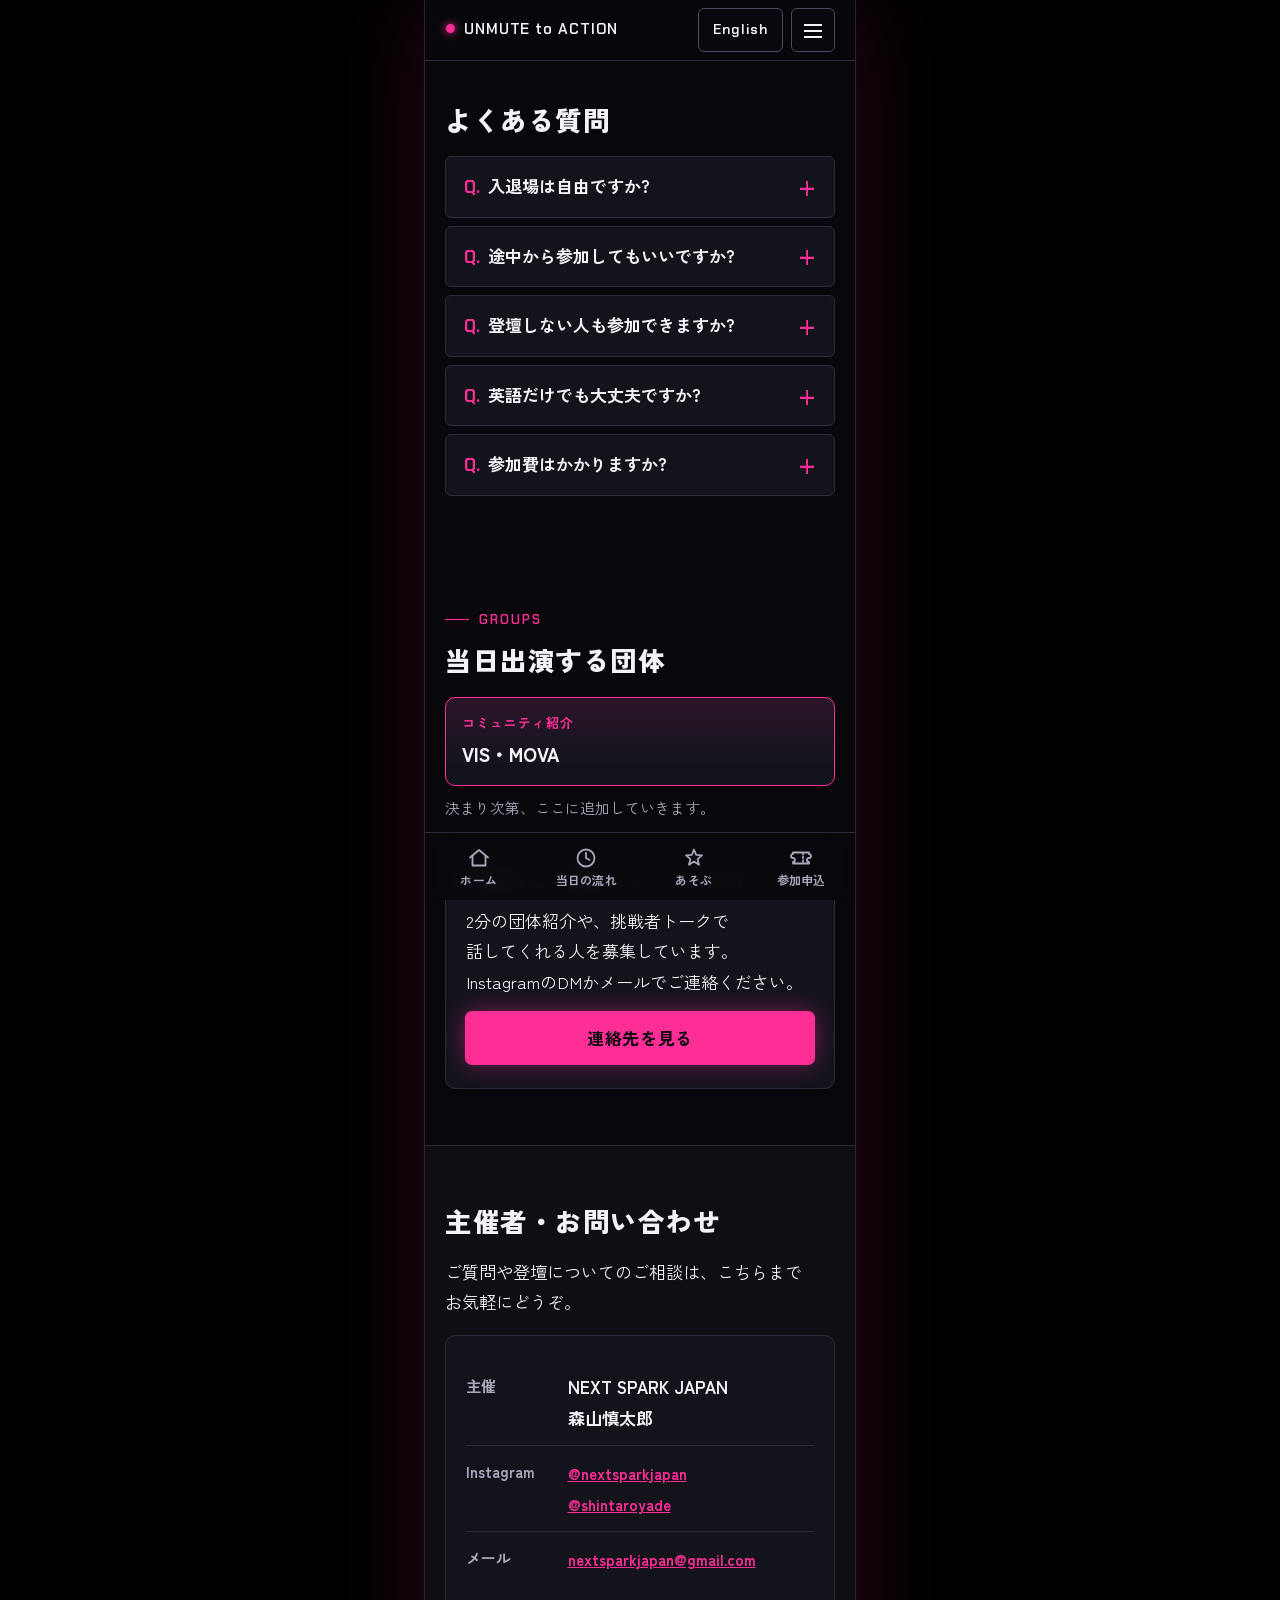
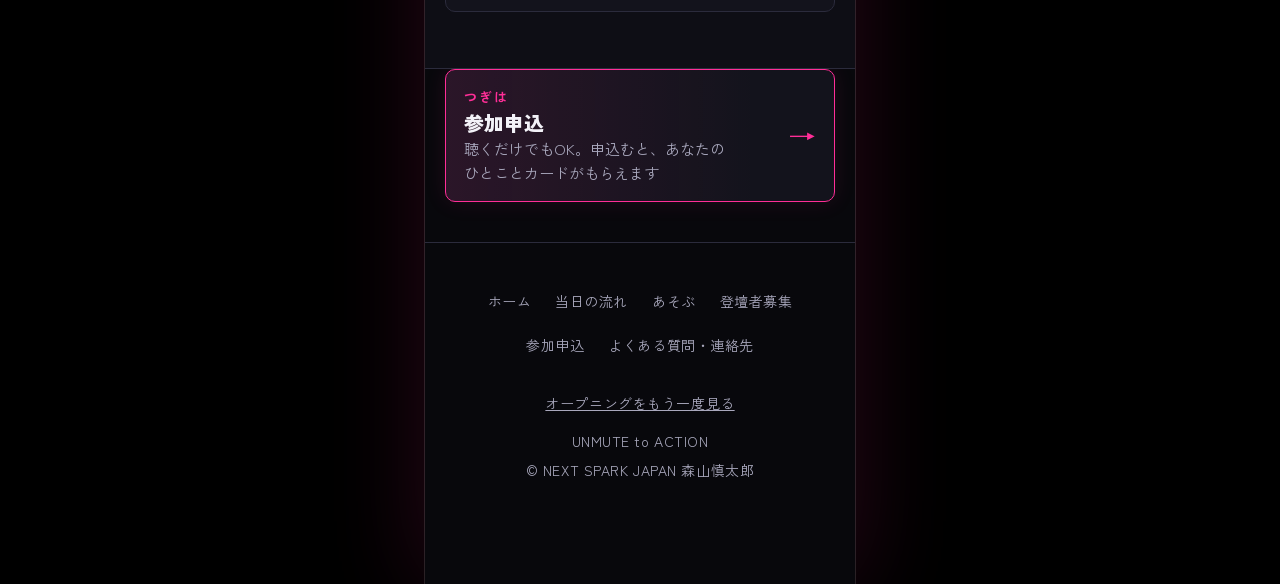
<file: faq.html>
<!DOCTYPE html>
<html lang="ja">
<head>
  <!-- Google アナリティクス(GA4) -->
  <script async src="https://www.googletagmanager.com/gtag/js?id=G-0P6SYV1J78"></script>
  <script>window.dataLayer=window.dataLayer||[];function gtag(){dataLayer.push(arguments);}gtag('js',new Date());gtag('config','G-0P6SYV1J78');</script>
  <meta charset="UTF-8">
  <meta name="viewport" content="width=device-width, initial-scale=1, viewport-fit=cover">
  <title>よくある質問・お問い合わせ|UNMUTE to ACTION</title>
  <meta name="description" content="入退場・参加費などのよくある質問と、主催者の連絡先です。">
  <meta property="og:type" content="website">
  <meta property="og:site_name" content="UNMUTE to ACTION">
  <meta property="og:title" content="よくある質問・お問い合わせ|UNMUTE to ACTION">
  <meta property="og:description" content="入退場・参加費などのよくある質問と、主催者の連絡先です。">
  <meta property="og:url" content="https://shintaroyade.github.io/apu-event/faq.html">
  <meta property="og:image" content="https://shintaroyade.github.io/apu-event/ogp.png?v=20261119a">
  <meta property="og:locale" content="ja_JP">
  <meta name="twitter:card" content="summary_large_image">
  <link rel="icon" href="favicon.svg" type="image/svg+xml">
  <meta name="theme-color" content="#08080c">
  <link rel="preconnect" href="https://fonts.googleapis.com">
  <link rel="preconnect" href="https://fonts.gstatic.com" crossorigin>
  <link href="https://fonts.googleapis.com/css2?family=Chakra+Petch:wght@500;600&family=Zen+Kaku+Gothic+New:wght@400;500;700;900&display=swap" rel="stylesheet">
  <link rel="stylesheet" href="base.css?v=20261119a">
  <link rel="stylesheet" href="style.css?v=20261119a">
  <link rel="stylesheet" href="site.css?v=20261119a">
  <script src="config.js?v=20261119a" defer></script>
  <script src="i18n.js?v=20261119a" defer></script>
  <script src="i18n_extra.js?v=20261119a" defer></script>
  <script src="budoux-ja.min.js?v=20261119a" defer></script>
  <script src="common.js?v=20261119a" defer></script>
  <script src="site.js?v=20261119a" defer></script>
  <script src="index.js?v=20261119a" defer></script>
</head>
<body>
  <script>document.documentElement.classList.add("js");document.documentElement.dataset.titleKey="meta.faqTitle";document.addEventListener("DOMContentLoaded",function(){document.body.dataset.page="faq";document.body.classList.add("has-bar");},{once:true});</script>
  <a class="skip-link" href="#main" data-i18n="skip"></a>
  <header class="site-header">
    <a class="site-header__name" href="index.html"><budoux-ja data-cfg="event.name"></budoux-ja></a>
    <div class="site-header__tools">
      <button type="button" id="langToggle" class="lang-toggle" data-i18n="lang.toggle" data-i18n-aria="lang.toggleAria">English</button>
      <button type="button" id="menuBtn" class="menu-btn" aria-expanded="false" aria-controls="siteMenu"><span class="menu-btn__bars" aria-hidden="true"></span></button>
    </div>
  </header>
  <nav id="siteMenu" class="site-menu" aria-labelledby="menuLabel" hidden>
    <p id="menuLabel" class="visually-hidden" data-i18n="menu.label"></p>
    <ul>
      <li><a href="index.html" data-page-link="home"><span data-i18n="nav.home"></span></a></li>
      <li><a href="program.html" data-page-link="program"><span data-i18n="nav.program"></span></a></li>
      <li><a href="play.html" data-page-link="play"><span data-i18n="nav.play"></span></a></li>
      <li><a href="speaker.html" data-page-link="speaker"><span data-i18n="nav.speaker"></span><span class="menu-tag" data-speaker-when="open" data-i18n="nav.open"></span><span class="menu-tag" data-speaker-when="closed" data-i18n="nav.closed" hidden></span></a></li>
      <li><a href="entry.html" data-page-link="entry"><span data-i18n="nav.entry"></span></a></li>
      <li><a href="faq.html" data-page-link="faq"><span data-i18n="nav.faq"></span></a></li>
    </ul>
  </nav>

  <budoux-ja>
  <main id="main">
    <!-- ===== 7. よくある質問 ===== -->
    <section id="faq" class="section reveal" aria-labelledby="faq-title">
      <div class="container">
        <h2 id="faq-title" class="section__title" data-i18n="faq.title"></h2>
        <div class="faq">
          <details class="faq__item"><summary data-i18n="faq.q1"></summary><p data-i18n="faq.a1"></p></details>
          <details class="faq__item"><summary data-i18n="faq.q2"></summary><p data-i18n="faq.a2"></p></details>
          <details class="faq__item"><summary data-i18n="faq.q3"></summary><p data-i18n="faq.a3"></p></details>
          <details class="faq__item"><summary data-i18n="faq.q4"></summary><p data-i18n="faq.a4"></p></details>
          <details class="faq__item"><summary data-i18n="faq.q5"></summary><p data-i18n="faq.a5"></p></details>
        </div>
      </div>
    </section>
    <!-- ===== 出演する団体 ===== -->
    <section id="groups" class="section reveal" aria-labelledby="groups-title">
      <div class="container">
        <p class="section__kicker" data-i18n="grp.kicker"></p>
        <h2 id="groups-title" class="section__title" data-i18n="grp.title"></h2>
        <ul class="groups" id="groupList" role="list"></ul>
        <p class="help" data-i18n="grp.more"></p>
        <div class="card grp-join">
          <h3 class="sub-title" data-i18n="grp.joinTitle"></h3>
          <p data-i18n="grp.joinBody"></p>
          <a class="btn btn-primary btn-block" href="#contact" data-i18n="grp.joinCta"></a>
        </div>
      </div>
    </section>
    <!-- ===== 8. 主催者情報と問い合わせ先 ===== -->
    <section id="contact" class="section section--tint reveal" aria-labelledby="contact-title">
      <div class="container">
        <h2 id="contact-title" class="section__title" data-i18n="contact.title"></h2>
        <p data-i18n="contact.lead"></p>
        <dl class="contact card">
          <div><dt data-i18n="contact.org"></dt><dd data-cfg="organizer.name"></dd></div>
          <div><dt data-i18n="contact.insta"></dt><dd id="contactInsta"></dd></div>
          <div><dt data-i18n="contact.email"></dt><dd id="contactEmail"></dd></div>
        </dl>
      </div>
    </section>
    <section class="next" aria-label="next">
      <div class="container">
        <a class="next-card" href="entry.html">
          <span class="next-card__label" data-i18n="next.label"></span>
          <span class="next-card__name" data-i18n="hub.entry.name"></span>
          <span class="next-card__desc" data-i18n="hub.entry.desc"></span>
        </a>
      </div>
    </section>
  </main>
  </budoux-ja>

  <footer class="site-footer">
    <nav class="foot-nav" aria-label="サイト内リンク">
      <a href="index.html" data-i18n="nav.home"></a>
      <a href="program.html" data-i18n="nav.program"></a>
      <a href="play.html" data-i18n="nav.play"></a>
      <a href="speaker.html" data-i18n="nav.speaker"></a>
      <a href="entry.html" data-i18n="nav.entry"></a>
      <a href="faq.html" data-i18n="nav.faq"></a>
    </nav>
    <p><a class="intro-replay" href="index.html?intro=1" data-i18n="intro.replay"></a></p>
    <p><span data-cfg="event.name"></span></p>
    <p>© <span data-cfg="organizer.name"></span></p>
  </footer>

  <nav class="tabbar" aria-label="メインメニュー">
    <a class="tab" href="index.html" data-page-link="home"><svg class="tab__ico" viewBox="0 0 24 24" aria-hidden="true" focusable="false" fill="none" stroke="currentColor" stroke-width="1.8" stroke-linecap="round" stroke-linejoin="round"><path d="M3 11.5 12 4l9 7.5"/><path d="M5.5 10v9.5h13V10"/></svg><span class="tab__label" data-i18n="tab.home"></span></a>
    <a class="tab" href="program.html" data-page-link="program"><svg class="tab__ico" viewBox="0 0 24 24" aria-hidden="true" focusable="false" fill="none" stroke="currentColor" stroke-width="1.8" stroke-linecap="round" stroke-linejoin="round"><circle cx="12" cy="12" r="8.5"/><path d="M12 7v5l3.5 2"/></svg><span class="tab__label" data-i18n="tab.program"></span></a>
    <a class="tab tab--cta" href="speaker.html" data-page-link="speaker" data-speaker-when="open"><span class="tab__pill"><svg class="tab__ico" viewBox="0 0 24 24" aria-hidden="true" focusable="false" fill="none" stroke="currentColor" stroke-width="1.8" stroke-linecap="round" stroke-linejoin="round"><rect x="9" y="3" width="6" height="11" rx="3"/><path d="M5.5 11.5a6.5 6.5 0 0 0 13 0"/><path d="M12 18v3"/></svg><span class="tab__label" data-i18n="tab.speaker"></span><span class="tab__sub" data-cd-short></span></span></a>
    <a class="tab" href="play.html" data-page-link="play wall"><svg class="tab__ico" viewBox="0 0 24 24" aria-hidden="true" focusable="false" fill="none" stroke="currentColor" stroke-width="1.8" stroke-linecap="round" stroke-linejoin="round"><path d="M12 3.5l2.2 5.3 5.8.5-4.4 3.8 1.4 5.6L12 15.6 7 18.7l1.4-5.6L4 9.3l5.8-.5z"/></svg><span class="tab__label" data-i18n="tab.play"></span></a>
    <a class="tab" href="entry.html" data-page-link="entry"><svg class="tab__ico" viewBox="0 0 24 24" aria-hidden="true" focusable="false" fill="none" stroke="currentColor" stroke-width="1.8" stroke-linecap="round" stroke-linejoin="round"><path d="M4 8.5a2 2 0 0 0 0 4v0a2 2 0 0 1 0 4V18h16v-1.5a2 2 0 0 1 0-4v0a2 2 0 0 0 0-4V7H4z" transform="translate(0 -0.5)"/><path d="M14 7v10" stroke-dasharray="1.5 2.2"/></svg><span class="tab__label" data-i18n="tab.entry"></span></a>
  </nav>
</body>
</html>
</file>
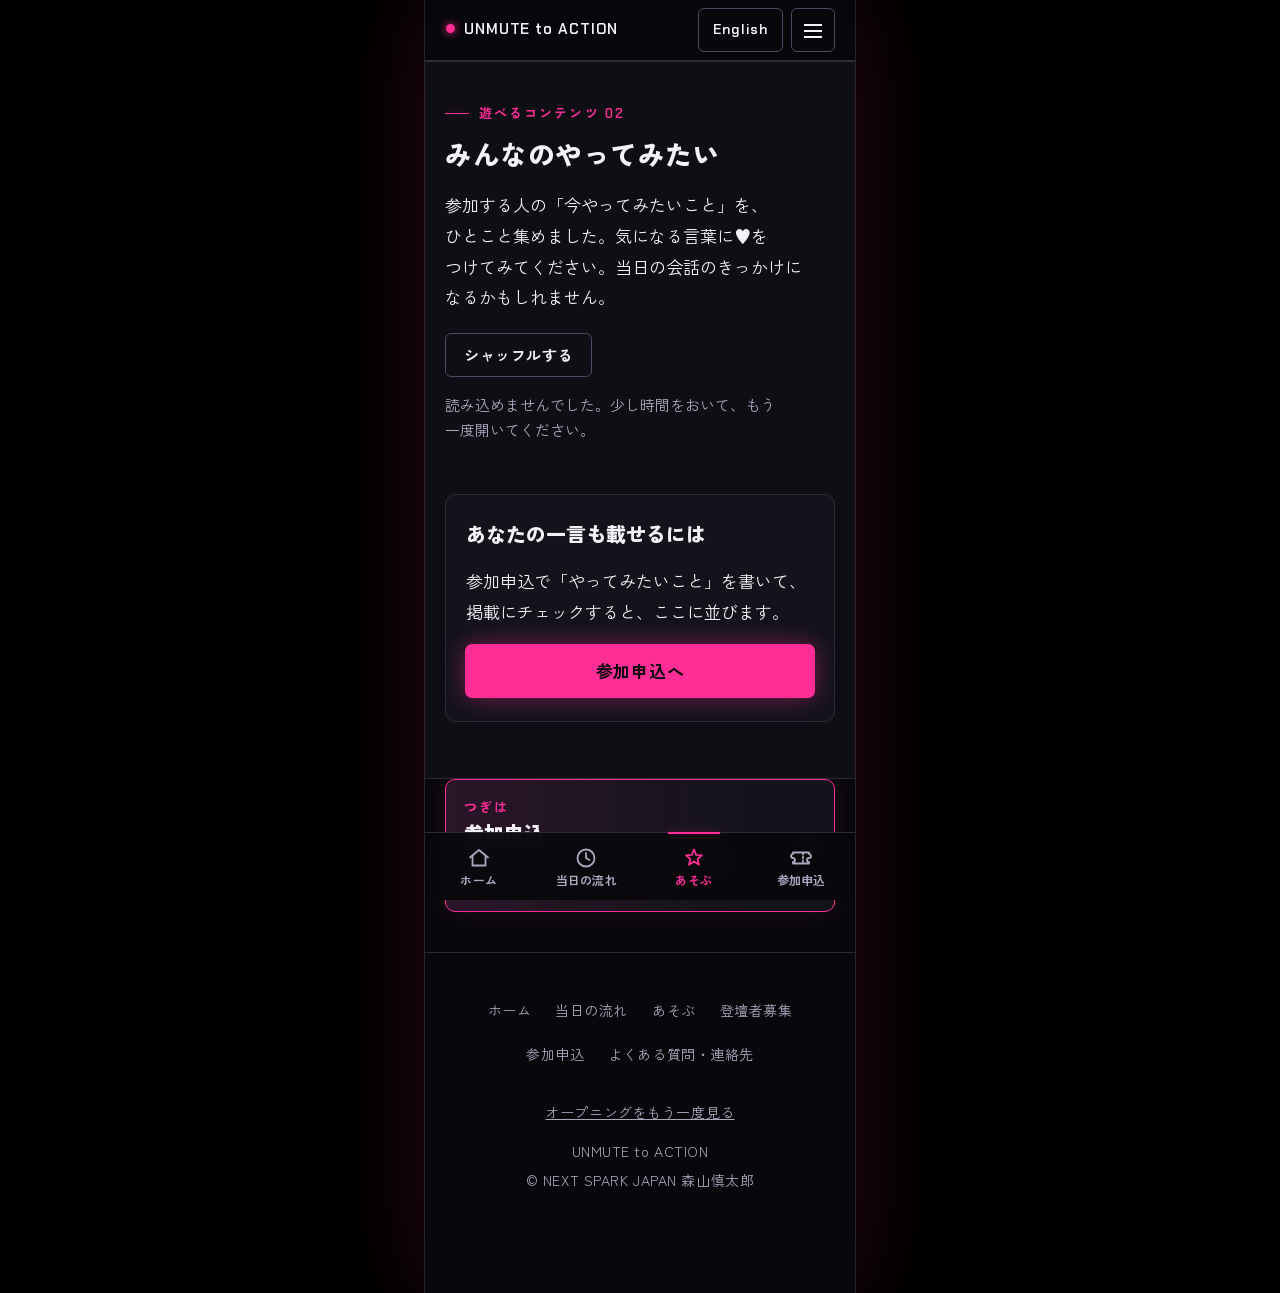
<file: play.html>
<!DOCTYPE html>
<html lang="ja">
<head>
  <!-- Google アナリティクス(GA4) -->
  <script async src="https://www.googletagmanager.com/gtag/js?id=G-0P6SYV1J78"></script>
  <script>window.dataLayer=window.dataLayer||[];function gtag(){dataLayer.push(arguments);}gtag('js',new Date());gtag('config','G-0P6SYV1J78');</script>
  <meta charset="UTF-8">
  <meta name="viewport" content="width=device-width, initial-scale=1, viewport-fit=cover">
  <title>あそぶ|UNMUTE to ACTION</title>
  <meta name="description" content="タイプ診断とミッションで、イベントを先取りしよう。">
  <meta property="og:type" content="website">
  <meta property="og:site_name" content="UNMUTE to ACTION">
  <meta property="og:title" content="あそぶ|UNMUTE to ACTION">
  <meta property="og:description" content="タイプ診断とミッションで、イベントを先取りしよう。">
  <meta property="og:url" content="https://shintaroyade.github.io/apu-event/play.html">
  <meta property="og:image" content="https://shintaroyade.github.io/apu-event/ogp.png?v=20261119a">
  <meta property="og:locale" content="ja_JP">
  <meta name="twitter:card" content="summary_large_image">
  <link rel="icon" href="favicon.svg" type="image/svg+xml">
  <meta name="theme-color" content="#08080c">
  <link rel="preconnect" href="https://fonts.googleapis.com">
  <link rel="preconnect" href="https://fonts.gstatic.com" crossorigin>
  <link href="https://fonts.googleapis.com/css2?family=Chakra+Petch:wght@500;600&family=Zen+Kaku+Gothic+New:wght@400;500;700;900&display=swap" rel="stylesheet">
  <link rel="stylesheet" href="base.css?v=20261119a">
  <link rel="stylesheet" href="style.css?v=20261119a">
  <link rel="stylesheet" href="site.css?v=20261119a">
  <script src="config.js?v=20261119a" defer></script>
  <script src="i18n.js?v=20261119a" defer></script>
  <script src="i18n_extra.js?v=20261119a" defer></script>
  <script src="budoux-ja.min.js?v=20261119a" defer></script>
  <script src="common.js?v=20261119a" defer></script>
  <script src="site.js?v=20261119a" defer></script>
  <script src="index.js?v=20261119a" defer></script>
  <script src="wall.js?v=20261119a" defer></script>
</head>
<body>
  <script>document.documentElement.classList.add("js");document.documentElement.dataset.titleKey="meta.playTitle";document.addEventListener("DOMContentLoaded",function(){document.body.dataset.page="play";document.body.classList.add("has-bar");},{once:true});</script>
  <a class="skip-link" href="#main" data-i18n="skip"></a>
  <header class="site-header">
    <a class="site-header__name" href="index.html"><budoux-ja data-cfg="event.name"></budoux-ja></a>
    <div class="site-header__tools">
      <button type="button" id="langToggle" class="lang-toggle" data-i18n="lang.toggle" data-i18n-aria="lang.toggleAria">English</button>
      <button type="button" id="menuBtn" class="menu-btn" aria-expanded="false" aria-controls="siteMenu"><span class="menu-btn__bars" aria-hidden="true"></span></button>
    </div>
  </header>
  <nav id="siteMenu" class="site-menu" aria-labelledby="menuLabel" hidden>
    <p id="menuLabel" class="visually-hidden" data-i18n="menu.label"></p>
    <ul>
      <li><a href="index.html" data-page-link="home"><span data-i18n="nav.home"></span></a></li>
      <li><a href="program.html" data-page-link="program"><span data-i18n="nav.program"></span></a></li>
      <li><a href="play.html" data-page-link="play"><span data-i18n="nav.play"></span></a></li>
      <li><a href="speaker.html" data-page-link="speaker"><span data-i18n="nav.speaker"></span><span class="menu-tag" data-speaker-when="open" data-i18n="nav.open"></span><span class="menu-tag" data-speaker-when="closed" data-i18n="nav.closed" hidden></span></a></li>
      <li><a href="entry.html" data-page-link="entry"><span data-i18n="nav.entry"></span></a></li>
      <li><a href="faq.html" data-page-link="faq"><span data-i18n="nav.faq"></span></a></li>
    </ul>
  </nav>

  <budoux-ja>
  <main id="main">
    <!-- ===== 5. みんなのやってみたい ===== -->
    <section id="wall" class="section section--tint reveal" aria-labelledby="wall-title">
      <div class="container">
        <p class="section__kicker" data-i18n="wall.kicker"></p>
        <h2 id="wall-title" class="section__title" data-i18n="wall.title"></h2>
        <p data-i18n="wall.lead"></p>
        <p class="note" id="wallDemo" hidden data-i18n="wall.demo"></p>
        <div class="wall-tools"><button type="button" class="btn btn-secondary" id="wallShuffle" data-i18n="wall.shuffle"></button></div>
        <p class="help wall-status" id="wallStatus" role="status" hidden></p>
        <ul class="wall" id="wallList" role="list"></ul>
        <div class="card wall-how">
          <h3 class="sub-title" data-i18n="wall.howTitle"></h3>
          <p data-i18n="wall.howBody"></p>
          <a class="btn btn-primary btn-block" href="entry.html" data-i18n="wall.cta"></a>
        </div>
      </div>
    </section>
    <section class="next" aria-label="next">
      <div class="container">
        <a class="next-card" href="entry.html">
          <span class="next-card__label" data-i18n="next.label"></span>
          <span class="next-card__name" data-i18n="hub.entry.name"></span>
          <span class="next-card__desc" data-i18n="hub.entry.desc"></span>
        </a>
      </div>
    </section>
  </main>
  </budoux-ja>

  <footer class="site-footer">
    <nav class="foot-nav" aria-label="サイト内リンク">
      <a href="index.html" data-i18n="nav.home"></a>
      <a href="program.html" data-i18n="nav.program"></a>
      <a href="play.html" data-i18n="nav.play"></a>
      <a href="speaker.html" data-i18n="nav.speaker"></a>
      <a href="entry.html" data-i18n="nav.entry"></a>
      <a href="faq.html" data-i18n="nav.faq"></a>
    </nav>
    <p><a class="intro-replay" href="index.html?intro=1" data-i18n="intro.replay"></a></p>
    <p><span data-cfg="event.name"></span></p>
    <p>© <span data-cfg="organizer.name"></span></p>
  </footer>

  <nav class="tabbar" aria-label="メインメニュー">
    <a class="tab" href="index.html" data-page-link="home"><svg class="tab__ico" viewBox="0 0 24 24" aria-hidden="true" focusable="false" fill="none" stroke="currentColor" stroke-width="1.8" stroke-linecap="round" stroke-linejoin="round"><path d="M3 11.5 12 4l9 7.5"/><path d="M5.5 10v9.5h13V10"/></svg><span class="tab__label" data-i18n="tab.home"></span></a>
    <a class="tab" href="program.html" data-page-link="program"><svg class="tab__ico" viewBox="0 0 24 24" aria-hidden="true" focusable="false" fill="none" stroke="currentColor" stroke-width="1.8" stroke-linecap="round" stroke-linejoin="round"><circle cx="12" cy="12" r="8.5"/><path d="M12 7v5l3.5 2"/></svg><span class="tab__label" data-i18n="tab.program"></span></a>
    <a class="tab tab--cta" href="speaker.html" data-page-link="speaker" data-speaker-when="open"><span class="tab__pill"><svg class="tab__ico" viewBox="0 0 24 24" aria-hidden="true" focusable="false" fill="none" stroke="currentColor" stroke-width="1.8" stroke-linecap="round" stroke-linejoin="round"><rect x="9" y="3" width="6" height="11" rx="3"/><path d="M5.5 11.5a6.5 6.5 0 0 0 13 0"/><path d="M12 18v3"/></svg><span class="tab__label" data-i18n="tab.speaker"></span><span class="tab__sub" data-cd-short></span></span></a>
    <a class="tab" href="play.html" data-page-link="play wall"><svg class="tab__ico" viewBox="0 0 24 24" aria-hidden="true" focusable="false" fill="none" stroke="currentColor" stroke-width="1.8" stroke-linecap="round" stroke-linejoin="round"><path d="M12 3.5l2.2 5.3 5.8.5-4.4 3.8 1.4 5.6L12 15.6 7 18.7l1.4-5.6L4 9.3l5.8-.5z"/></svg><span class="tab__label" data-i18n="tab.play"></span></a>
    <a class="tab" href="entry.html" data-page-link="entry"><svg class="tab__ico" viewBox="0 0 24 24" aria-hidden="true" focusable="false" fill="none" stroke="currentColor" stroke-width="1.8" stroke-linecap="round" stroke-linejoin="round"><path d="M4 8.5a2 2 0 0 0 0 4v0a2 2 0 0 1 0 4V18h16v-1.5a2 2 0 0 1 0-4v0a2 2 0 0 0 0-4V7H4z" transform="translate(0 -0.5)"/><path d="M14 7v10" stroke-dasharray="1.5 2.2"/></svg><span class="tab__label" data-i18n="tab.entry"></span></a>
  </nav>
</body>
</html>
</file>
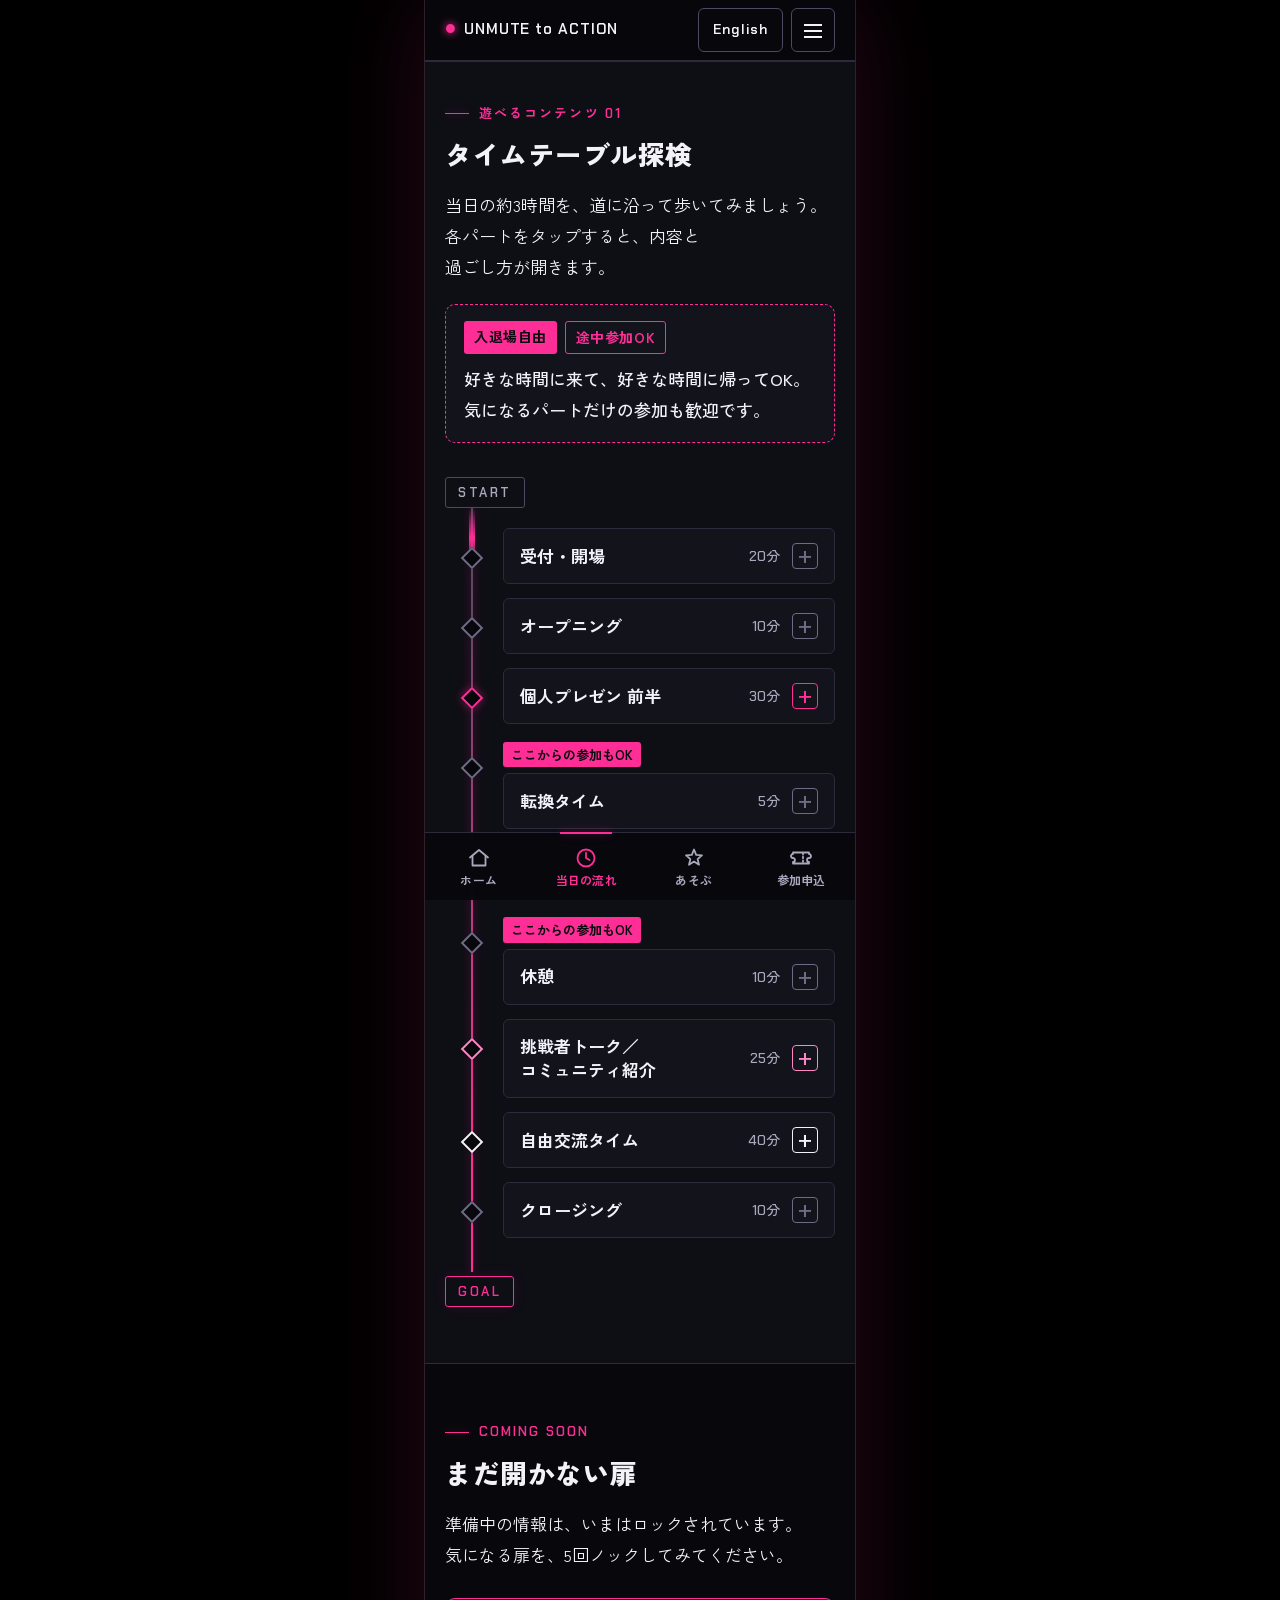
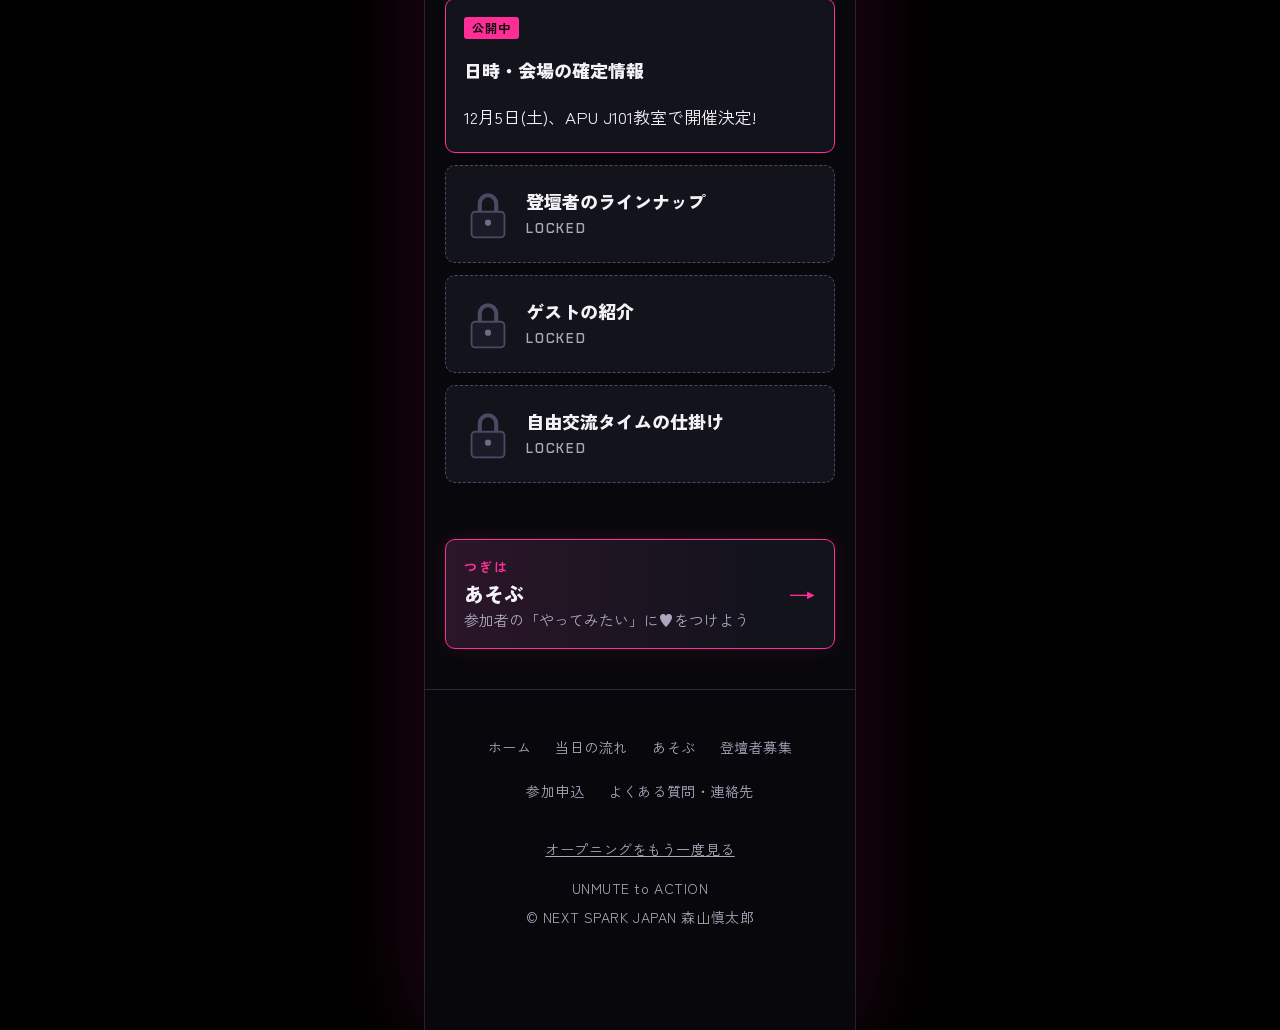
<file: program.html>
<!DOCTYPE html>
<html lang="ja">
<head>
  <!-- Google アナリティクス(GA4) -->
  <script async src="https://www.googletagmanager.com/gtag/js?id=G-0P6SYV1J78"></script>
  <script>window.dataLayer=window.dataLayer||[];function gtag(){dataLayer.push(arguments);}gtag('js',new Date());gtag('config','G-0P6SYV1J78');</script>
  <meta charset="UTF-8">
  <meta name="viewport" content="width=device-width, initial-scale=1, viewport-fit=cover">
  <title>当日の流れ|UNMUTE to ACTION</title>
  <meta name="description" content="3時間のプログラムを、気になるところから探検できます。">
  <meta property="og:type" content="website">
  <meta property="og:site_name" content="UNMUTE to ACTION">
  <meta property="og:title" content="当日の流れ|UNMUTE to ACTION">
  <meta property="og:description" content="3時間のプログラムを、気になるところから探検できます。">
  <meta property="og:url" content="https://shintaroyade.github.io/apu-event/program.html">
  <meta property="og:image" content="https://shintaroyade.github.io/apu-event/ogp.png?v=20261119a">
  <meta property="og:locale" content="ja_JP">
  <meta name="twitter:card" content="summary_large_image">
  <link rel="icon" href="favicon.svg" type="image/svg+xml">
  <meta name="theme-color" content="#08080c">
  <link rel="preconnect" href="https://fonts.googleapis.com">
  <link rel="preconnect" href="https://fonts.gstatic.com" crossorigin>
  <link href="https://fonts.googleapis.com/css2?family=Chakra+Petch:wght@500;600&family=Zen+Kaku+Gothic+New:wght@400;500;700;900&display=swap" rel="stylesheet">
  <link rel="stylesheet" href="base.css?v=20261119a">
  <link rel="stylesheet" href="style.css?v=20261119a">
  <link rel="stylesheet" href="site.css?v=20261119a">
  <script src="config.js?v=20261119a" defer></script>
  <script src="i18n.js?v=20261119a" defer></script>
  <script src="i18n_extra.js?v=20261119a" defer></script>
  <script src="budoux-ja.min.js?v=20261119a" defer></script>
  <script src="common.js?v=20261119a" defer></script>
  <script src="site.js?v=20261119a" defer></script>
  <script src="index.js?v=20261119a" defer></script>
</head>
<body>
  <script>document.documentElement.classList.add("js");document.documentElement.dataset.titleKey="meta.programTitle";document.addEventListener("DOMContentLoaded",function(){document.body.dataset.page="program";document.body.classList.add("has-bar");},{once:true});</script>
  <a class="skip-link" href="#main" data-i18n="skip"></a>
  <header class="site-header">
    <a class="site-header__name" href="index.html"><budoux-ja data-cfg="event.name"></budoux-ja></a>
    <div class="site-header__tools">
      <button type="button" id="langToggle" class="lang-toggle" data-i18n="lang.toggle" data-i18n-aria="lang.toggleAria">English</button>
      <button type="button" id="menuBtn" class="menu-btn" aria-expanded="false" aria-controls="siteMenu"><span class="menu-btn__bars" aria-hidden="true"></span></button>
    </div>
  </header>
  <nav id="siteMenu" class="site-menu" aria-labelledby="menuLabel" hidden>
    <p id="menuLabel" class="visually-hidden" data-i18n="menu.label"></p>
    <ul>
      <li><a href="index.html" data-page-link="home"><span data-i18n="nav.home"></span></a></li>
      <li><a href="program.html" data-page-link="program"><span data-i18n="nav.program"></span></a></li>
      <li><a href="play.html" data-page-link="play"><span data-i18n="nav.play"></span></a></li>
      <li><a href="speaker.html" data-page-link="speaker"><span data-i18n="nav.speaker"></span><span class="menu-tag" data-speaker-when="open" data-i18n="nav.open"></span><span class="menu-tag" data-speaker-when="closed" data-i18n="nav.closed" hidden></span></a></li>
      <li><a href="entry.html" data-page-link="entry"><span data-i18n="nav.entry"></span></a></li>
      <li><a href="faq.html" data-page-link="faq"><span data-i18n="nav.faq"></span></a></li>
    </ul>
  </nav>

  <budoux-ja>
  <main id="main">
    <!-- ===== 3. タイムテーブル探検(独立セクション:削除してもOK) ===== -->
    <section id="timetable" class="section section--tint reveal" aria-labelledby="tt-title">
      <div class="container">
        <p class="section__kicker" data-i18n="tt.kicker"></p>
        <h2 id="tt-title" class="section__title" data-i18n="tt.title"></h2>
        <p data-i18n="tt.lead"></p>
        <div class="tt-free">
          <div class="tt-free__badges">
            <span class="badge badge--yellow" data-i18n="tt.badgeFree"></span>
            <span class="badge badge--blue" data-i18n="tt.badgeJoin"></span>
          </div>
          <p class="tt-free__note" data-i18n="tt.freeNote"></p>
        </div>
        <div class="road">
          <p class="road__flag road__flag--start" data-i18n="tt.start"></p>
          <ol class="road__list" id="ttList"><!-- JSで生成 --></ol>
          <p class="road__flag road__flag--goal" data-i18n="tt.goal"></p>
        </div>
      </div>
    </section>
    <!-- ===== 準備中のロックカード(独立セクション:削除してもOK) ===== -->
    <section id="secrets" class="section reveal" aria-labelledby="lk-title">
      <div class="container">
        <p class="section__kicker" data-i18n="lk.kicker"></p>
        <h2 id="lk-title" class="section__title" data-i18n="lk.title"></h2>
        <p data-i18n="lk.lead"></p>
        <ul class="lock-grid" id="lkGrid" role="list"><!-- JSで生成(中身は config.js の teasers) --></ul>
      </div>
    </section>
    <section class="next" aria-label="next">
      <div class="container">
        <a class="next-card" href="play.html">
          <span class="next-card__label" data-i18n="next.label"></span>
          <span class="next-card__name" data-i18n="hub.play.name"></span>
          <span class="next-card__desc" data-i18n="hub.play.desc"></span>
        </a>
      </div>
    </section>
  </main>
  </budoux-ja>

  <footer class="site-footer">
    <nav class="foot-nav" aria-label="サイト内リンク">
      <a href="index.html" data-i18n="nav.home"></a>
      <a href="program.html" data-i18n="nav.program"></a>
      <a href="play.html" data-i18n="nav.play"></a>
      <a href="speaker.html" data-i18n="nav.speaker"></a>
      <a href="entry.html" data-i18n="nav.entry"></a>
      <a href="faq.html" data-i18n="nav.faq"></a>
    </nav>
    <p><a class="intro-replay" href="index.html?intro=1" data-i18n="intro.replay"></a></p>
    <p><span data-cfg="event.name"></span></p>
    <p>© <span data-cfg="organizer.name"></span></p>
  </footer>

  <nav class="tabbar" aria-label="メインメニュー">
    <a class="tab" href="index.html" data-page-link="home"><svg class="tab__ico" viewBox="0 0 24 24" aria-hidden="true" focusable="false" fill="none" stroke="currentColor" stroke-width="1.8" stroke-linecap="round" stroke-linejoin="round"><path d="M3 11.5 12 4l9 7.5"/><path d="M5.5 10v9.5h13V10"/></svg><span class="tab__label" data-i18n="tab.home"></span></a>
    <a class="tab" href="program.html" data-page-link="program"><svg class="tab__ico" viewBox="0 0 24 24" aria-hidden="true" focusable="false" fill="none" stroke="currentColor" stroke-width="1.8" stroke-linecap="round" stroke-linejoin="round"><circle cx="12" cy="12" r="8.5"/><path d="M12 7v5l3.5 2"/></svg><span class="tab__label" data-i18n="tab.program"></span></a>
    <a class="tab tab--cta" href="speaker.html" data-page-link="speaker" data-speaker-when="open"><span class="tab__pill"><svg class="tab__ico" viewBox="0 0 24 24" aria-hidden="true" focusable="false" fill="none" stroke="currentColor" stroke-width="1.8" stroke-linecap="round" stroke-linejoin="round"><rect x="9" y="3" width="6" height="11" rx="3"/><path d="M5.5 11.5a6.5 6.5 0 0 0 13 0"/><path d="M12 18v3"/></svg><span class="tab__label" data-i18n="tab.speaker"></span><span class="tab__sub" data-cd-short></span></span></a>
    <a class="tab" href="play.html" data-page-link="play wall"><svg class="tab__ico" viewBox="0 0 24 24" aria-hidden="true" focusable="false" fill="none" stroke="currentColor" stroke-width="1.8" stroke-linecap="round" stroke-linejoin="round"><path d="M12 3.5l2.2 5.3 5.8.5-4.4 3.8 1.4 5.6L12 15.6 7 18.7l1.4-5.6L4 9.3l5.8-.5z"/></svg><span class="tab__label" data-i18n="tab.play"></span></a>
    <a class="tab" href="entry.html" data-page-link="entry"><svg class="tab__ico" viewBox="0 0 24 24" aria-hidden="true" focusable="false" fill="none" stroke="currentColor" stroke-width="1.8" stroke-linecap="round" stroke-linejoin="round"><path d="M4 8.5a2 2 0 0 0 0 4v0a2 2 0 0 1 0 4V18h16v-1.5a2 2 0 0 1 0-4v0a2 2 0 0 0 0-4V7H4z" transform="translate(0 -0.5)"/><path d="M14 7v10" stroke-dasharray="1.5 2.2"/></svg><span class="tab__label" data-i18n="tab.entry"></span></a>
  </nav>
</body>
</html>
</file>
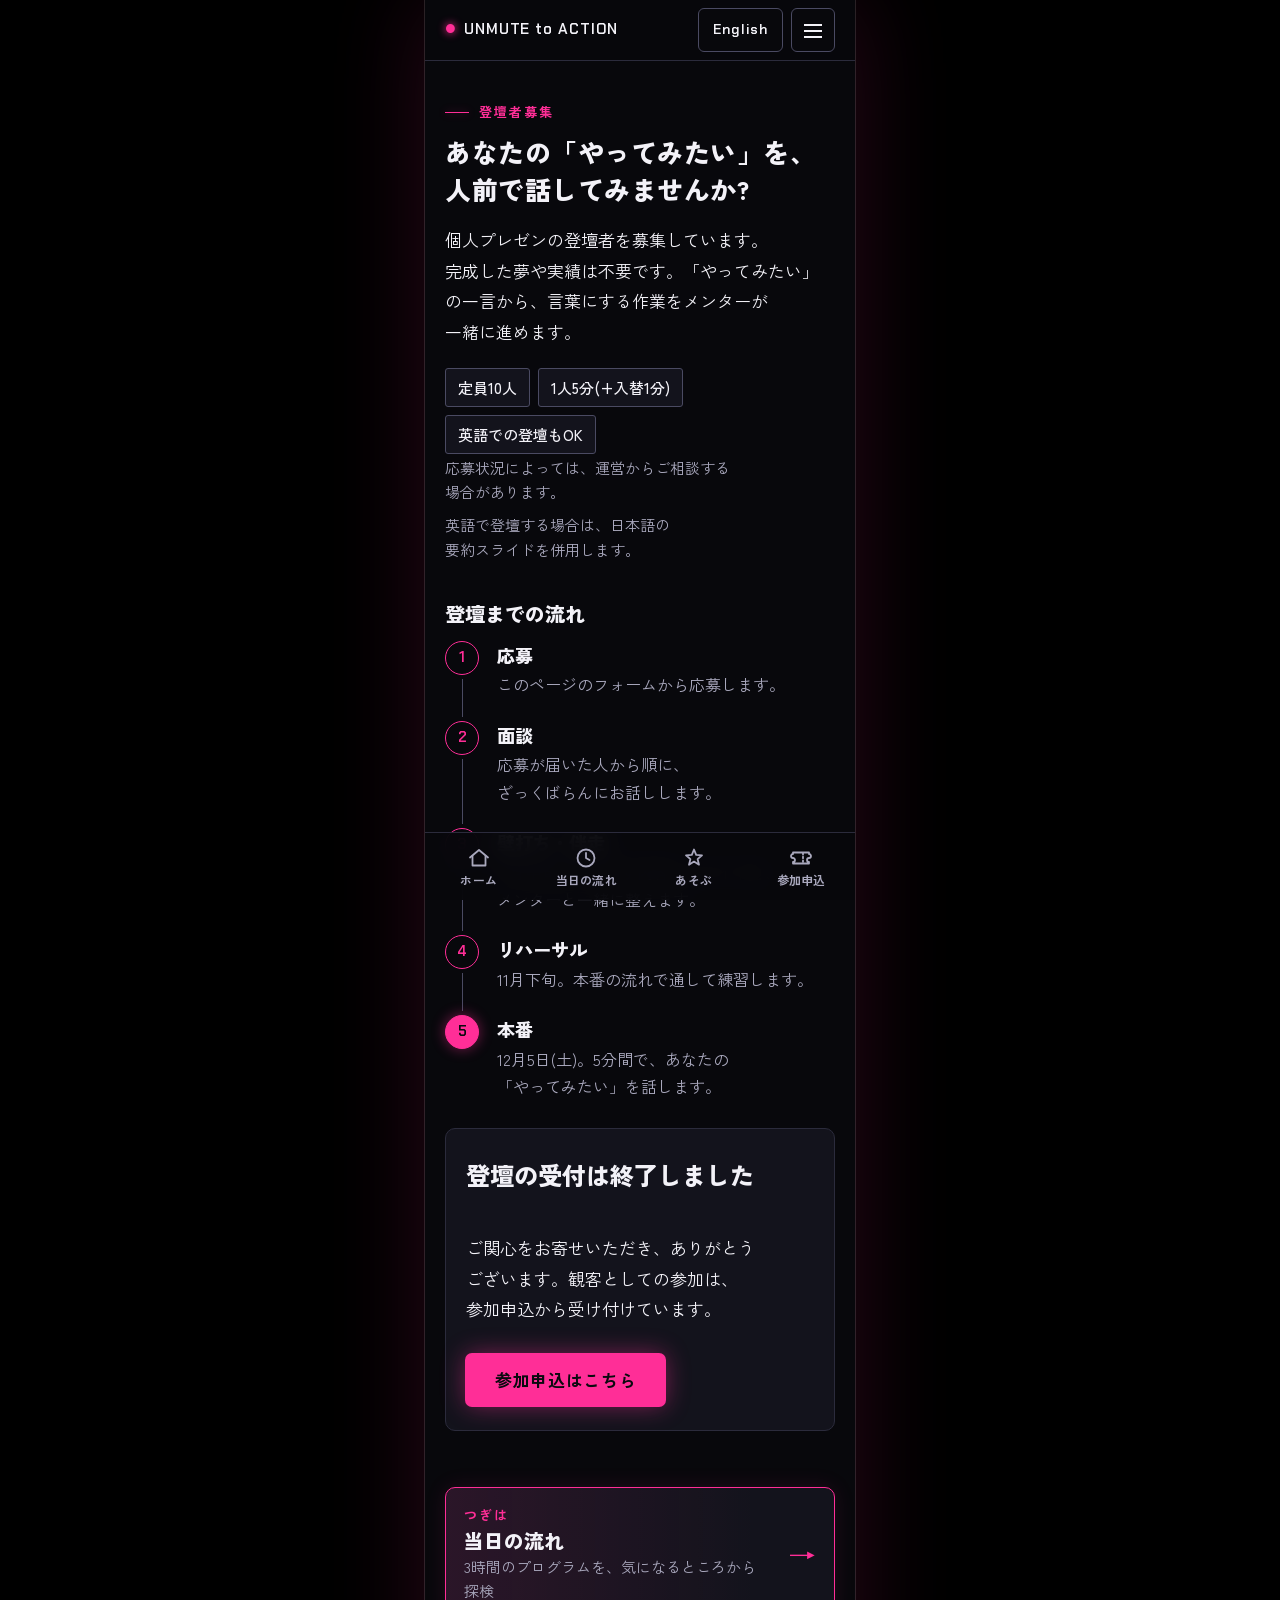
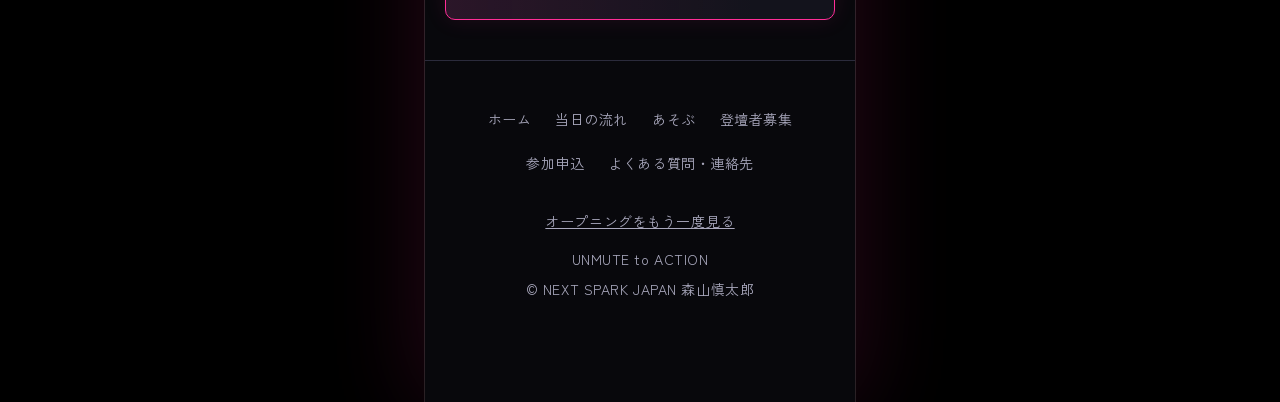
<file: speaker.html>
<!DOCTYPE html>
<html lang="ja">
<head>
  <!-- Google アナリティクス(GA4) -->
  <script async src="https://www.googletagmanager.com/gtag/js?id=G-0P6SYV1J78"></script>
  <script>window.dataLayer=window.dataLayer||[];function gtag(){dataLayer.push(arguments);}gtag('js',new Date());gtag('config','G-0P6SYV1J78');</script>
  <meta charset="UTF-8">
  <meta name="viewport" content="width=device-width, initial-scale=1, viewport-fit=cover">
  <title>登壇者募集|UNMUTE to ACTION</title>
  <meta name="description" content="あなたの「やってみたい」を5分で話す、個人プレゼンの登壇者を募集しています。">
  <meta property="og:type" content="website">
  <meta property="og:site_name" content="UNMUTE to ACTION">
  <meta property="og:title" content="登壇者募集|UNMUTE to ACTION">
  <meta property="og:description" content="あなたの「やってみたい」を5分で話す、個人プレゼンの登壇者を募集しています。">
  <meta property="og:locale" content="ja_JP">
  <meta name="twitter:card" content="summary_large_image">
  <link rel="icon" href="favicon.svg" type="image/svg+xml">
  <meta property="og:url" content="https://shintaroyade.github.io/apu-event/speaker.html">
  <meta property="og:image" content="https://shintaroyade.github.io/apu-event/ogp.png?v=20261119a">
  <meta name="theme-color" content="#08080c">
  <link rel="preconnect" href="https://fonts.googleapis.com">
  <link rel="preconnect" href="https://fonts.gstatic.com" crossorigin>
  <link href="https://fonts.googleapis.com/css2?family=Chakra+Petch:wght@500;600&family=Zen+Kaku+Gothic+New:wght@400;500;700;900&display=swap" rel="stylesheet">
  <link rel="stylesheet" href="base.css?v=20261119a">
  <link rel="stylesheet" href="style.css?v=20261119a">
  <link rel="stylesheet" href="site.css?v=20261119a">
  <script src="config.js?v=20261119a" defer></script>
  <script src="i18n.js?v=20261119a" defer></script>
  <script src="i18n_extra.js?v=20261119a" defer></script>
  <script src="budoux-ja.min.js?v=20261119a" defer></script>
  <script src="common.js?v=20261119a" defer></script>
  <script src="site.js?v=20261119a" defer></script>
  <script src="index.js?v=20261119a" defer></script>
</head>
<body>
  <script>document.documentElement.classList.add("js");document.documentElement.dataset.titleKey="meta.speakerTitle";document.addEventListener("DOMContentLoaded",function(){document.body.dataset.page="speaker";document.body.classList.add("has-bar");},{once:true});</script>
  <a class="skip-link" href="#main" data-i18n="skip"></a>
  <header class="site-header">
    <a class="site-header__name" href="index.html"><budoux-ja data-cfg="event.name"></budoux-ja></a>
    <div class="site-header__tools">
      <button type="button" id="langToggle" class="lang-toggle" data-i18n="lang.toggle" data-i18n-aria="lang.toggleAria">English</button>
      <button type="button" id="menuBtn" class="menu-btn" aria-expanded="false" aria-controls="siteMenu"><span class="menu-btn__bars" aria-hidden="true"></span></button>
    </div>
  </header>
  <nav id="siteMenu" class="site-menu" aria-labelledby="menuLabel" hidden>
    <p id="menuLabel" class="visually-hidden" data-i18n="menu.label"></p>
    <ul>
      <li><a href="index.html" data-page-link="home"><span data-i18n="nav.home"></span></a></li>
      <li><a href="program.html" data-page-link="program"><span data-i18n="nav.program"></span></a></li>
      <li><a href="play.html" data-page-link="play"><span data-i18n="nav.play"></span></a></li>
      <li><a href="speaker.html" data-page-link="speaker"><span data-i18n="nav.speaker"></span><span class="menu-tag" data-speaker-when="open" data-i18n="nav.open"></span><span class="menu-tag" data-speaker-when="closed" data-i18n="nav.closed" hidden></span></a></li>
      <li><a href="entry.html" data-page-link="entry"><span data-i18n="nav.entry"></span></a></li>
      <li><a href="faq.html" data-page-link="faq"><span data-i18n="nav.faq"></span></a></li>
    </ul>
  </nav>

  <budoux-ja>
  <main id="main">
    <!-- ===== 登壇者募集(独立セクション) ===== -->
    <section id="speaker" class="section reveal" aria-labelledby="sp-title">
      <div class="container">
        <p class="section__kicker" data-i18n="sp.kicker"></p>
        <h2 id="sp-title" class="section__title" data-i18n="sp.title"></h2>
        <p data-i18n="sp.lead"></p>
        <ul class="chips" role="list">
          <li class="chip" data-i18n="sp.fact1"></li>
          <li class="chip" data-i18n="sp.fact2"></li>
          <li class="chip" data-i18n="sp.fact3"></li>
        </ul>

        <div class="deadline-box" data-speaker-when="open">
          <div class="cd" data-countdown>
            <p class="cd__label" data-i18n="cd.label"></p>
            <div class="cd__grid" role="timer" aria-live="off">
              <div class="cd__cell"><span class="cd__num" data-u="d">--</span><span class="cd__unit" data-i18n="cd.d"></span></div>
              <div class="cd__cell"><span class="cd__num" data-u="h">--</span><span class="cd__unit" data-i18n="cd.h"></span></div>
              <div class="cd__cell"><span class="cd__num" data-u="m">--</span><span class="cd__unit" data-i18n="cd.m"></span></div>
              <div class="cd__cell"><span class="cd__num" data-u="s">--</span><span class="cd__unit" data-i18n="cd.s"></span></div>
            </div>
            <p class="cd__date" data-cd-until></p>
          </div>
        </div>
        <p class="help" data-i18n="sp.capNote"></p>
        <p class="help" data-i18n="sp.engNote"></p>

        <h3 class="sub-title" data-i18n="sp.flowTitle"></h3>
        <ol class="flow">
          <li><span class="flow__name" data-i18n="sp.step1"></span><span class="flow__desc" data-i18n="sp.step1d"></span></li>
          <li><span class="flow__name" data-i18n="sp.step2"></span><span class="flow__desc" data-i18n="sp.step2d"></span></li>
          <li><span class="flow__name" data-i18n="sp.step3"></span><span class="flow__desc" data-i18n="sp.step3d"></span></li>
          <li><span class="flow__name" data-i18n="sp.step4"></span><span class="flow__desc" data-i18n="sp.step4d"></span></li>
          <li><span class="flow__name" data-i18n="sp.step5"></span><span class="flow__desc" data-i18n="sp.step5d"></span></li>
        </ol>

        <div id="spFormWrap" data-speaker-when="open">
          <h3 class="sub-title" data-i18n="sp.formTitle"></h3>
          <p class="note note--lock" id="spPrivacy" data-i18n="sp.privacy"></p>

          <!-- CONFIG.links.speakerCall があるときは、こちらのボタンだけを表示 -->
          <a class="btn btn-primary btn-block" id="spExternal" href="#speaker" hidden data-i18n="sp.external"></a>

          <form id="spForm" class="card form" novalidate>
            <p class="form__summary" id="spSummary" role="alert" hidden></p>

            <div class="field" data-field="name">
              <label class="field__label" for="sp-name">
                <span data-i18n="sp.name"></span><span class="tag tag--req" data-i18n="common.required"></span>
              </label>
              <p class="help" id="sp-name-help" data-i18n="sp.nameHelp"></p>
              <input class="input" id="sp-name" name="name" type="text" maxlength="50" autocomplete="nickname"
                     data-i18n-placeholder="form.namePlaceholder" aria-describedby="sp-name-help sp-name-err" aria-required="true">
              <p class="err" id="sp-name-err"></p>
            </div>

            <div class="field" data-field="aff">
              <label class="field__label" for="sp-aff">
                <span data-i18n="form.aff"></span><span class="tag tag--req" data-i18n="common.required"></span>
              </label>
              <select class="input select" id="sp-aff" name="aff" aria-describedby="sp-aff-err" aria-required="true">
                <option value="" data-i18n="form.selectPlaceholder"></option>
                <option value="aps" data-i18n="form.aff.aps"></option>
                <option value="apm" data-i18n="form.aff.apm"></option>
                <option value="st" data-i18n="form.aff.st"></option>
                <option value="grad" data-i18n="form.aff.grad"></option>
                <option value="intl" data-i18n="form.aff.intl"></option>
                <option value="staff" data-i18n="form.aff.staff"></option>
                <option value="other" data-i18n="form.aff.other"></option>
              </select>
              <div class="other-input" id="sp-aff-other-wrap" hidden>
                <label class="visually-hidden" for="sp-aff-other" data-i18n="form.affOtherLabel"></label>
                <input class="input" id="sp-aff-other" type="text" maxlength="50" data-i18n-placeholder="form.affOtherPlaceholder" aria-describedby="sp-aff-err">
              </div>
              <p class="err" id="sp-aff-err"></p>
            </div>

            <div class="field" data-field="grade">
              <label class="field__label" for="sp-grade">
                <span data-i18n="form.grade"></span><span class="tag tag--req" data-i18n="common.required"></span>
              </label>
              <select class="input select" id="sp-grade" name="grade" aria-describedby="sp-grade-err" aria-required="true">
                <option value="" data-i18n="form.selectPlaceholder"></option>
                <option value="g1" data-i18n="form.grade.g1"></option>
                <option value="g2" data-i18n="form.grade.g2"></option>
                <option value="g3" data-i18n="form.grade.g3"></option>
                <option value="g4" data-i18n="form.grade.g4"></option>
                <option value="grad" data-i18n="form.grade.grad"></option>
                <option value="other" data-i18n="form.grade.other"></option>
              </select>
              <div class="other-input" id="sp-grade-other-wrap" hidden>
                <label class="visually-hidden" for="sp-grade-other" data-i18n="form.gradeOtherLabel"></label>
                <input class="input" id="sp-grade-other" type="text" maxlength="50" data-i18n-placeholder="form.gradeOtherPlaceholder" aria-describedby="sp-grade-err">
              </div>
              <p class="err" id="sp-grade-err"></p>
            </div>

            <div class="field" data-field="wish">
              <label class="field__label" for="sp-wish">
                <span data-i18n="sp.wish"></span><span class="tag tag--req" data-i18n="common.required"></span>
              </label>
              <p class="help" id="sp-wish-help" data-i18n="sp.wishHelp"></p>
              <input class="input" id="sp-wish" name="wish" type="text" maxlength="100"
                     data-i18n-placeholder="sp.wishPlaceholder" aria-describedby="sp-wish-help sp-wish-err" aria-required="true">
              <p class="err" id="sp-wish-err"></p>
            </div>

            <fieldset class="field" data-field="stage">
              <legend class="field__label">
                <span data-i18n="sp.stage"></span><span class="tag tag--opt" data-i18n="common.optional"></span>
              </legend>
              <p class="help" data-i18n="sp.stageHelp"></p>
              <div class="pill-group">
                <label class="pill"><input type="radio" name="stage" value="clear"><span data-i18n="sp.stage.clear"></span></label>
                <label class="pill"><input type="radio" name="stage" value="vague"><span data-i18n="sp.stage.vague"></span></label>
                <label class="pill"><input type="radio" name="stage" value="none"><span data-i18n="sp.stage.none"></span></label>
              </div>
            </fieldset>

            <div class="field" data-field="detail">
              <label class="field__label" for="sp-detail">
                <span data-i18n="sp.detail"></span><span class="tag tag--opt" data-i18n="common.optional"></span>
              </label>
              <p class="help" id="sp-detail-help" data-i18n="sp.detailHelp"></p>
              <textarea class="input textarea" id="sp-detail" name="detail" rows="4" maxlength="400" aria-describedby="sp-detail-help"></textarea>
            </div>

            <fieldset class="field" data-field="lang" aria-describedby="sp-lang-err">
              <legend class="field__label">
                <span data-i18n="sp.lang"></span><span class="tag tag--req" data-i18n="common.required"></span>
              </legend>
              <div class="pill-group">
                <label class="pill"><input type="radio" name="lang" value="ja"><span data-i18n="sp.lang.ja"></span></label>
                <label class="pill"><input type="radio" name="lang" value="en"><span data-i18n="sp.lang.en"></span></label>
                <label class="pill"><input type="radio" name="lang" value="either"><span data-i18n="sp.lang.either"></span></label>
              </div>
              <p class="err" id="sp-lang-err"></p>
            </fieldset>

            <div class="field" data-field="email">
              <label class="field__label" for="sp-email">
                <span data-i18n="sp.email"></span><span class="tag tag--req" data-i18n="common.required"></span>
              </label>
              <p class="help" id="sp-email-help" data-i18n="sp.emailHelp"></p>
              <input class="input" id="sp-email" name="email" type="email" inputmode="email" autocomplete="email" maxlength="254"
                     data-i18n-placeholder="form.emailPlaceholder" aria-describedby="sp-email-help sp-email-err" aria-required="true">
              <p class="err" id="sp-email-err"></p>
            </div>

            <div class="field" data-field="insta">
              <label class="field__label" for="sp-insta">
                <span data-i18n="sp.insta"></span><span class="tag tag--opt" data-i18n="common.optional"></span>
              </label>
              <p class="help" id="sp-insta-help" data-i18n="sp.instaHelp"></p>
              <input class="input" id="sp-insta" name="insta" type="text" maxlength="60" placeholder="@account" autocapitalize="none" aria-describedby="sp-insta-help">
            </div>

            <div class="field" data-field="avail">
              <label class="field__label" for="sp-avail">
                <span data-i18n="sp.avail"></span><span class="tag tag--opt" data-i18n="common.optional"></span>
              </label>
              <input class="input" id="sp-avail" name="avail" type="text" maxlength="100" data-i18n-placeholder="sp.availPlaceholder">
            </div>

            <div class="field field--consent" data-field="consent">
              <p class="consent-note" id="sp-consent-note" data-i18n="sp.consentNote"></p>
              <label class="check check--consent">
                <input type="checkbox" id="sp-consent" name="consent" value="yes" aria-describedby="sp-consent-note sp-consent-err" aria-required="true">
                <span><span data-i18n="sp.consent"></span><span class="tag tag--req" data-i18n="common.required"></span></span>
              </label>
              <p class="err" id="sp-consent-err"></p>
            </div>

            <button type="submit" class="btn btn-primary btn-block form__submit" id="spSubmit" data-i18n="sp.submit"></button>
            <p class="err form__send-err" id="spSendErr" role="alert"></p>
          </form>

          <div class="card done" id="spDone" hidden tabindex="-1">
            <div class="done__icon" aria-hidden="true">✓</div>
            <h3 class="done__title" data-i18n="sp.doneTitle"></h3>
            <p data-i18n="sp.doneBody"></p>
            <p class="help" id="spDoneTest" data-i18n="form.doneTest" hidden></p>
            <a class="btn btn-secondary" href="index.html" data-i18n="form.doneBack"></a>
          </div>
        </div>

        <div class="card" id="spClosed" data-speaker-when="closed" hidden>
          <h3 class="done__title" data-i18n="sp.closedTitle"></h3>
          <p data-i18n="sp.closedBody"></p>
          <a class="btn btn-primary" href="entry.html" data-i18n="hero.cta"></a>
        </div>
      </div>
    </section>
    <section class="next" aria-label="next">
      <div class="container">
        <a class="next-card" href="program.html">
          <span class="next-card__label" data-i18n="next.label"></span>
          <span class="next-card__name" data-i18n="hub.program.name"></span>
          <span class="next-card__desc" data-i18n="hub.program.desc"></span>
        </a>
      </div>
    </section>
  </main>
  </budoux-ja>

  <footer class="site-footer">
    <nav class="foot-nav" aria-label="サイト内リンク">
      <a href="index.html" data-i18n="nav.home"></a>
      <a href="program.html" data-i18n="nav.program"></a>
      <a href="play.html" data-i18n="nav.play"></a>
      <a href="speaker.html" data-i18n="nav.speaker"></a>
      <a href="entry.html" data-i18n="nav.entry"></a>
      <a href="faq.html" data-i18n="nav.faq"></a>
    </nav>
    <p><a class="intro-replay" href="index.html?intro=1" data-i18n="intro.replay"></a></p>
    <p><span data-cfg="event.name"></span></p>
    <p>© <span data-cfg="organizer.name"></span></p>
  </footer>

  <nav class="tabbar" aria-label="メインメニュー">
    <a class="tab" href="index.html" data-page-link="home"><svg class="tab__ico" viewBox="0 0 24 24" aria-hidden="true" focusable="false" fill="none" stroke="currentColor" stroke-width="1.8" stroke-linecap="round" stroke-linejoin="round"><path d="M3 11.5 12 4l9 7.5"/><path d="M5.5 10v9.5h13V10"/></svg><span class="tab__label" data-i18n="tab.home"></span></a>
    <a class="tab" href="program.html" data-page-link="program"><svg class="tab__ico" viewBox="0 0 24 24" aria-hidden="true" focusable="false" fill="none" stroke="currentColor" stroke-width="1.8" stroke-linecap="round" stroke-linejoin="round"><circle cx="12" cy="12" r="8.5"/><path d="M12 7v5l3.5 2"/></svg><span class="tab__label" data-i18n="tab.program"></span></a>
    <a class="tab tab--cta" href="speaker.html" data-page-link="speaker" data-speaker-when="open"><span class="tab__pill"><svg class="tab__ico" viewBox="0 0 24 24" aria-hidden="true" focusable="false" fill="none" stroke="currentColor" stroke-width="1.8" stroke-linecap="round" stroke-linejoin="round"><rect x="9" y="3" width="6" height="11" rx="3"/><path d="M5.5 11.5a6.5 6.5 0 0 0 13 0"/><path d="M12 18v3"/></svg><span class="tab__label" data-i18n="tab.speaker"></span><span class="tab__sub" data-cd-short></span></span></a>
    <a class="tab" href="play.html" data-page-link="play wall"><svg class="tab__ico" viewBox="0 0 24 24" aria-hidden="true" focusable="false" fill="none" stroke="currentColor" stroke-width="1.8" stroke-linecap="round" stroke-linejoin="round"><path d="M12 3.5l2.2 5.3 5.8.5-4.4 3.8 1.4 5.6L12 15.6 7 18.7l1.4-5.6L4 9.3l5.8-.5z"/></svg><span class="tab__label" data-i18n="tab.play"></span></a>
    <a class="tab" href="entry.html" data-page-link="entry"><svg class="tab__ico" viewBox="0 0 24 24" aria-hidden="true" focusable="false" fill="none" stroke="currentColor" stroke-width="1.8" stroke-linecap="round" stroke-linejoin="round"><path d="M4 8.5a2 2 0 0 0 0 4v0a2 2 0 0 1 0 4V18h16v-1.5a2 2 0 0 1 0-4v0a2 2 0 0 0 0-4V7H4z" transform="translate(0 -0.5)"/><path d="M14 7v10" stroke-dasharray="1.5 2.2"/></svg><span class="tab__label" data-i18n="tab.entry"></span></a>
  </nav>
</body>
</html>
</file>
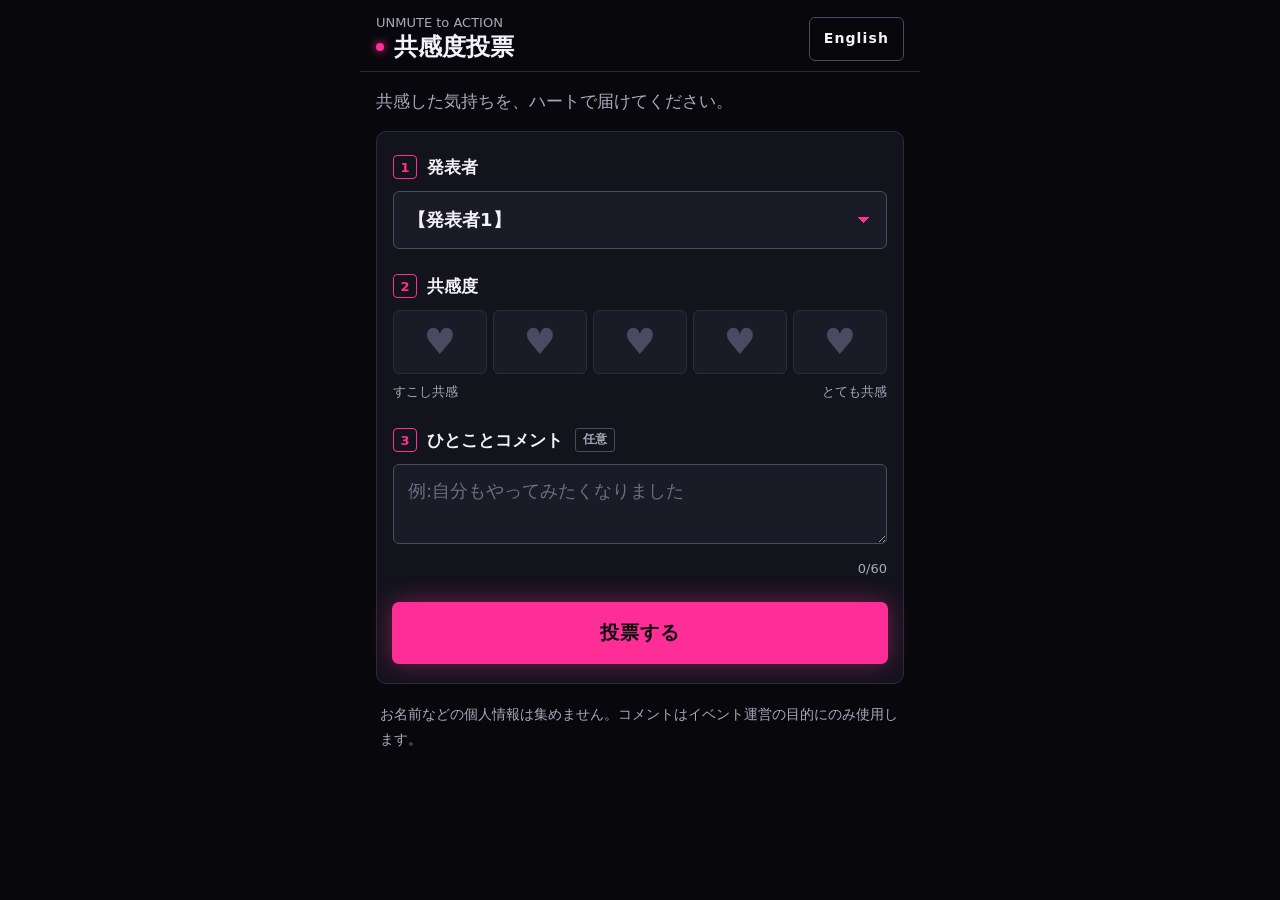
<file: vote.html>
<!DOCTYPE html>
<html lang="ja" data-title-key="meta.voteTitle">
<head>
  <!-- Google アナリティクス(GA4) -->
  <script async src="https://www.googletagmanager.com/gtag/js?id=G-0P6SYV1J78"></script>
  <script>window.dataLayer=window.dataLayer||[];function gtag(){dataLayer.push(arguments);}gtag('js',new Date());gtag('config','G-0P6SYV1J78');</script>
  <meta charset="UTF-8">
  <meta name="viewport" content="width=device-width, initial-scale=1, viewport-fit=cover">
  <title>共感度投票|UNMUTE to ACTION</title>
  <meta name="theme-color" content="#08080c">
  <!-- 軽さ優先:Webフォントは読み込まず、端末の標準フォントを使います -->
  <link rel="stylesheet" href="base.css?v=20261119a">
  <link rel="stylesheet" href="vote.css?v=20261119a">
  <script src="config.js?v=20261119a" defer></script>
  <script src="i18n.js?v=20261119a" defer></script>
  <script src="common.js?v=20261119a" defer></script>
  <script src="vote.js?v=20261119a" defer></script>
</head>
<body class="vote-page">
  <header class="v-header">
    <div class="v-header__text">
      <p class="v-header__event" data-cfg="event.name"></p>
      <h1 class="v-header__title" data-i18n="vote.title">共感度投票</h1>
    </div>
    <button type="button" id="langToggle" class="lang-toggle" data-i18n="lang.toggle" data-i18n-aria="lang.toggleAria">English</button>
  </header>

  <main class="v-main">
    <p class="v-lead" data-i18n="vote.lead"></p>

    <form id="voteForm" class="v-card" novalidate>
      <!-- ① 発表者 -->
      <div class="v-field">
        <label class="v-label" for="vSpeaker"><span class="v-num">1</span><span data-i18n="vote.step1"></span></label>
        <select id="vSpeaker" class="input select" aria-describedby="vSpeakerErr vVoted"><!-- JSで生成 --></select>
        <p class="v-info" id="vVoted" hidden data-i18n="vote.voted"></p>
        <p class="err" id="vSpeakerErr"></p>
      </div>

      <!-- ② 共感度(5段階のハート) -->
      <fieldset class="v-field" aria-describedby="vRatingErr">
        <legend class="v-label"><span class="v-num">2</span><span data-i18n="vote.step2"></span></legend>
        <div class="hearts" id="vHearts"><!-- JSで生成 --></div>
        <div class="hearts__scale" aria-hidden="true"><span data-i18n="vote.low"></span><span data-i18n="vote.high"></span></div>
        <p class="err" id="vRatingErr"></p>
      </fieldset>

      <!-- ③ ひとことコメント(任意) -->
      <div class="v-field">
        <label class="v-label" for="vComment">
          <span class="v-num">3</span><span data-i18n="vote.step3"></span><span class="v-opt" data-i18n="common.optional"></span>
        </label>
        <textarea id="vComment" class="input v-textarea" rows="2" maxlength="60" data-i18n-placeholder="vote.commentPlaceholder" aria-describedby="vCount"></textarea>
        <p class="v-count" id="vCount">0/60</p>
      </div>

      <!-- ④ 送信 -->
      <button type="submit" class="btn btn-primary btn-block v-submit" id="vSubmit" data-i18n="vote.submit"></button>
      <p class="err v-send-err" id="vSendErr" role="alert"></p>
    </form>

    <!-- 送信後 -->
    <div class="v-card v-thanks" id="vThanks" hidden tabindex="-1">
      <p class="v-thanks__icon" aria-hidden="true">♥</p>
      <h2 class="v-thanks__title" data-i18n="vote.thanks"></h2>
      <p data-i18n="vote.thanksBody"></p>
      <p class="v-thanks__test" id="vThanksTest" hidden data-i18n="form.doneTest"></p>
      <button type="button" class="btn btn-primary btn-block" id="vNext" data-i18n="vote.next"></button>
    </div>

    <p class="v-privacy" data-i18n="vote.privacy"></p>
  </main>
</body>
</html>
</file>
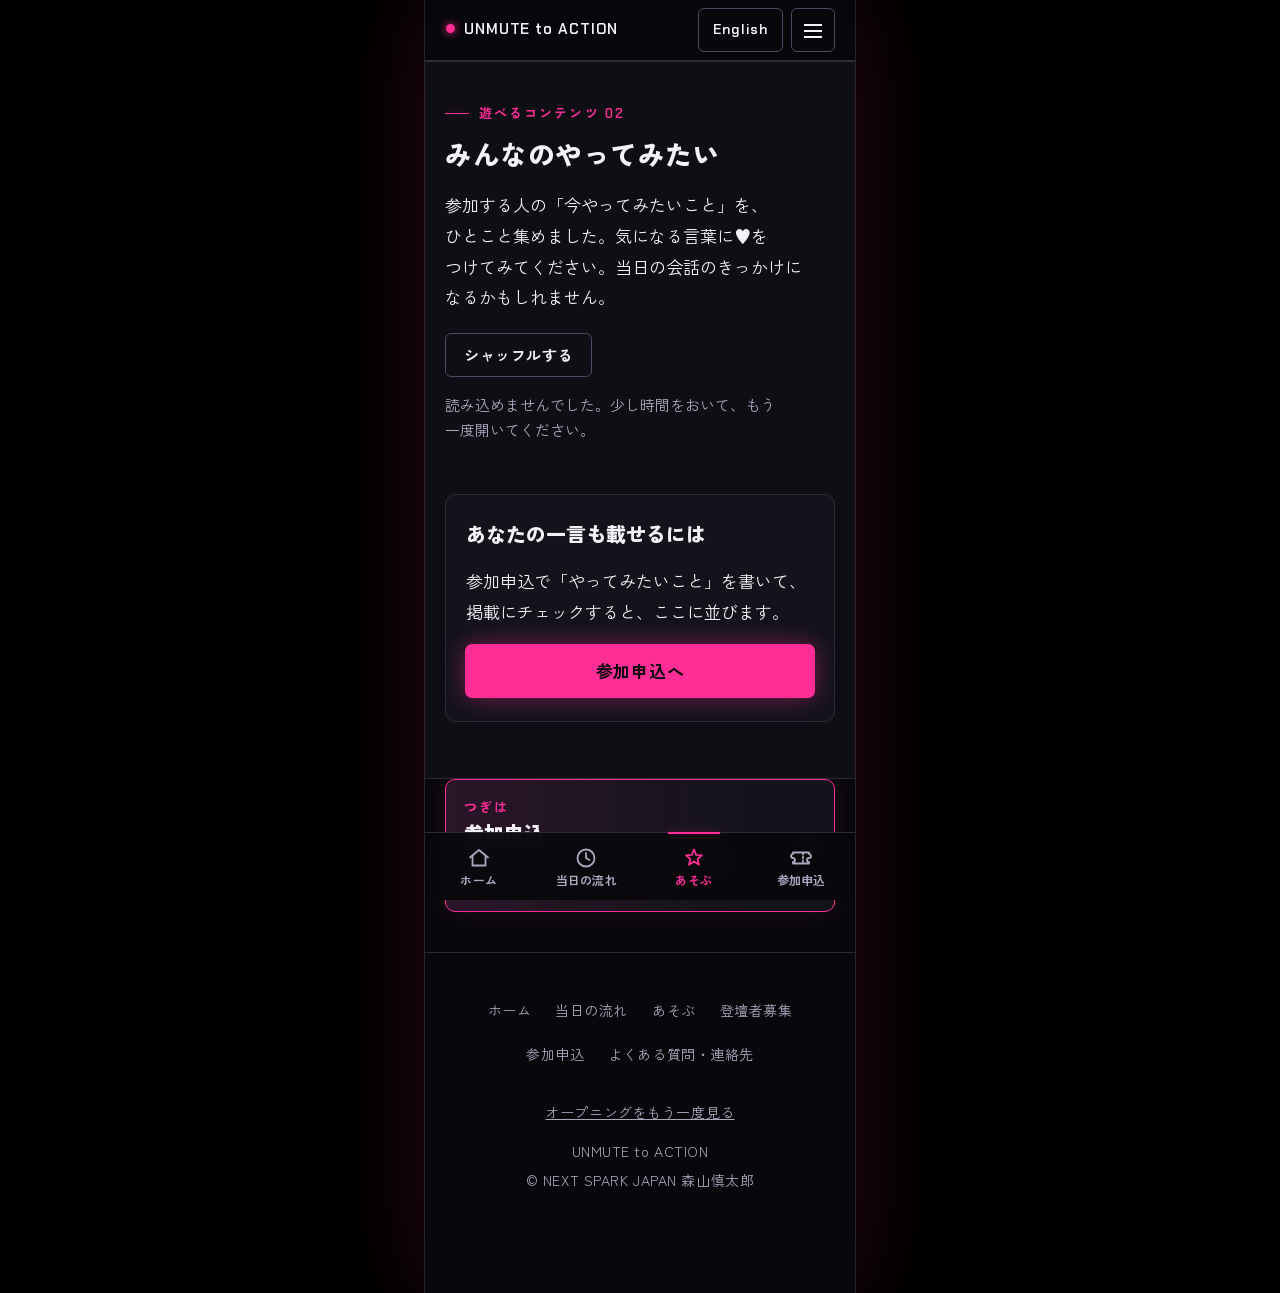
<file: wall.html>
<!DOCTYPE html>
<html lang="ja">
<head>
  <!-- Google アナリティクス(GA4) -->
  <script async src="https://www.googletagmanager.com/gtag/js?id=G-0P6SYV1J78"></script>
  <script>window.dataLayer=window.dataLayer||[];function gtag(){dataLayer.push(arguments);}gtag('js',new Date());gtag('config','G-0P6SYV1J78');</script>
  <meta charset="UTF-8">
  <meta name="viewport" content="width=device-width, initial-scale=1">
  <title>みんなのやってみたい|UNMUTE to ACTION</title>
  <meta http-equiv="refresh" content="0; url=play.html#wall">
  <meta name="theme-color" content="#08080c">
  <style>body{margin:0;background:#08080c;color:#f3f2f8;font:16px system-ui,sans-serif;display:grid;place-items:center;min-height:100vh}a{color:#ff2e97}</style>
  <script>location.replace("play.html#wall");</script>
</head>
<body>
  <p><a href="play.html#wall">みんなのやってみたい へ移動します ›</a></p>
</body>
</html>
</file>
<file: base.css>
/* =========================================================================
 * base.css — 両ページ共通:配色トークン(CSS変数)と基本スタイル
 * -------------------------------------------------------------------------
 * 配色:黒 × 蛍光ピンク(近未来・シグナル感)。
 * 色を変えたいときは、下の :root の値だけ差し替えればサイト全体に反映されます。
 * ========================================================================= */
:root {
  color-scheme: dark;

  /* --- ブランドカラー(ここを差し替え) --- */
  --c-primary: #ff2e97;          /* 蛍光ピンク(メイン) */
  --c-primary-strong: #ff2e97;   /* ボタンなど面で使うピンク */
  --c-primary-soft: #ff86c4;     /* 明るいピンク(副次的な強調) */
  --c-glow: rgba(255, 46, 151, .45);   /* ピンクの光彩 */
  --c-tint: rgba(255, 46, 151, .10);   /* ピンクの薄い面 */
  --c-on-primary: #0a0a0f;       /* ピンクの上の文字(黒) */

  /* --- 文字・背景 --- */
  --c-bg: #08080c;               /* ページ背景(黒) */
  --c-bg-2: #0e0e15;             /* 1段明るい帯 */
  --c-surface: #13131c;          /* カード */
  --c-surface-2: #1b1b27;        /* 入力欄・ボタン面 */
  --c-line: #2b2b3c;             /* 枠線 */
  --c-line-strong: #4a4a62;      /* 強めの枠線 */
  --c-ink: #f3f2f8;              /* 本文(白) */
  --c-muted: #a9a8bd;            /* 補足文 */
  --c-dim: #6d6c85;              /* さらに控えめ */
  --c-error: #ff6b6b;
  --c-success: #ff2e97;

  /* 互換用(他ファイルから参照される名前) */
  --c-accent: var(--c-primary);
  --c-secondary: var(--c-primary-soft);
  --c-soft: var(--c-bg-2);

  /* --- 形・余白 --- */
  --radius: 10px;
  --radius-sm: 6px;
  --shadow: 0 0 0 1px var(--c-line), 0 12px 32px rgba(0, 0, 0, .45);
  --gutter: 20px;
  --maxw: 680px;
  --tap: 52px;                   /* タップ領域の最小高さ */

  /* --- 文字 --- */
  --font: "Zen Kaku Gothic New", "Hiragino Sans", "Noto Sans JP", system-ui, -apple-system, "Segoe UI", sans-serif;
  --font-tech: "Chakra Petch", "Zen Kaku Gothic New", "Hiragino Sans", system-ui, sans-serif;
  --fs-body: 17px;
}

*, *::before, *::after { box-sizing: border-box; }

html { -webkit-text-size-adjust: 100%; scroll-behavior: smooth; scroll-padding-top: 72px; }

body {
  margin: 0;
  background: var(--c-bg);
  color: var(--c-ink);
  font-family: var(--font);
  font-size: var(--fs-body);
  line-height: 1.8;
  -webkit-font-smoothing: antialiased;
  overflow-wrap: anywhere;
}

img { max-width: 100%; display: block; }
button, input, select, textarea { font: inherit; color: inherit; }
button { cursor: pointer; }
a { color: var(--c-primary); }
::selection { background: var(--c-primary); color: var(--c-on-primary); }

:focus-visible { outline: 2px solid var(--c-primary); outline-offset: 3px; border-radius: 4px; }

.visually-hidden {
  position: absolute !important; width: 1px; height: 1px; padding: 0; margin: -1px;
  overflow: hidden; clip: rect(0 0 0 0); white-space: nowrap; border: 0;
}

/* ---------- ボタン ---------- */
.btn {
  display: inline-flex; align-items: center; justify-content: center; gap: .5em;
  min-height: var(--tap); padding: 12px 28px;
  border: 1px solid transparent; border-radius: var(--radius-sm);
  font-weight: 700; font-size: 17px; line-height: 1.3; letter-spacing: .04em;
  text-decoration: none; text-align: center;
  transition: box-shadow .2s ease, background-color .2s ease, color .2s ease;
}
.btn-primary {
  background: var(--c-primary-strong); color: var(--c-on-primary);
  box-shadow: 0 0 0 1px var(--c-primary), 0 0 24px var(--c-glow);
}
.btn-primary:hover { box-shadow: 0 0 0 1px var(--c-primary), 0 0 36px var(--c-glow); }
.btn-primary:active { background: var(--c-primary-soft); }
.btn-secondary { background: transparent; color: var(--c-ink); border-color: var(--c-line-strong); }
.btn-secondary:hover { border-color: var(--c-primary); color: var(--c-primary); }
.btn-ghost { background: transparent; color: var(--c-muted); text-decoration: underline; text-underline-offset: 4px; font-weight: 500; min-height: 44px; padding: 8px 12px; }
.btn-ghost:hover { color: var(--c-primary); }
.btn[disabled], .btn[aria-disabled="true"] { opacity: .45; cursor: not-allowed; box-shadow: none; }
.btn-block { width: 100%; }

/* ---------- 言語切り替えボタン ---------- */
.lang-toggle {
  min-height: 44px; min-width: 44px; padding: 6px 14px; flex-shrink: 0; white-space: nowrap; overflow-wrap: normal;
  border: 1px solid var(--c-line-strong); border-radius: var(--radius-sm);
  background: var(--c-bg); color: var(--c-ink);
  font-family: var(--font-tech); font-weight: 600; font-size: 14px; letter-spacing: .08em;
}
.lang-toggle:hover { border-color: var(--c-primary); color: var(--c-primary); }

/* ---------- テストモード表示 ---------- */
.test-badge {
  position: fixed; left: max(8px, env(safe-area-inset-left, 0px)); bottom: calc(8px + env(safe-area-inset-bottom, 0px));
  z-index: 50; max-width: 190px; padding: 6px 10px; border-radius: 4px;
  background: var(--c-surface-2); color: var(--c-muted); border: 1px solid var(--c-line-strong);
  font-size: 12px; line-height: 1.5; opacity: .92; pointer-events: none;
}

/* ---------- 「視差効果を減らす」がオンなら、すべてのアニメーションを止める ---------- */
@media (prefers-reduced-motion: reduce) {
  html { scroll-behavior: auto; }
  *, *::before, *::after {
    animation: none !important;
    transition: none !important;
  }
}
</file>
<file: style.css>
/* =========================================================================
 * style.css — 参加申込ページ(index.html)専用
 * デザインの考え方:「言葉を世界に発信するシグナル」。黒い空間に蛍光ピンクの光、
 * 細い線とグリッドで近未来感を出し、角は小さめ・装飾は控えめにしています。
 * 色はすべて base.css の CSS 変数を使っています。
 * ========================================================================= */

/* ---------- 共通レイアウト ---------- */
.container { width: 100%; max-width: var(--maxw); margin: 0 auto; padding-inline: var(--gutter); }

.section { padding-block: 80px; position: relative; }
.section--tint { background: var(--c-bg-2); border-block: 1px solid var(--c-line); }
.section--entry {
  background:
    radial-gradient(80% 40% at 50% 0%, var(--c-tint), transparent 70%),
    var(--c-bg);
  border-top: 1px solid var(--c-primary);
  box-shadow: 0 -1px 24px var(--c-glow);
}

.section__kicker {
  display: flex; align-items: center; gap: 10px;
  margin: 0 0 10px; font-family: var(--font-tech); font-size: 13px; font-weight: 600;
  letter-spacing: .16em; text-transform: uppercase; color: var(--c-primary);
}
.section__kicker::before { content: ""; width: 24px; height: 1px; background: var(--c-primary); box-shadow: 0 0 8px var(--c-glow); }
.section__title { margin: 0 0 18px; font-size: clamp(26px, 6.4vw, 34px); line-height: 1.4; font-weight: 900; letter-spacing: .02em; text-wrap: balance; }

.card {
  background: var(--c-surface); border: 1px solid var(--c-line); border-radius: var(--radius);
  padding: 24px 20px;
}

.help { margin: 2px 0 8px; font-size: 15px; color: var(--c-muted); line-height: 1.65; }
.note { margin: 12px 0 20px; font-size: 15px; color: var(--c-muted); display: flex; gap: 8px; align-items: baseline; }
.note--lock::before {
  content: "LOCAL"; flex-shrink: 0; padding: 0 6px; border: 1px solid var(--c-line-strong); border-radius: 3px;
  font-family: var(--font-tech); font-size: 11px; letter-spacing: .1em; color: var(--c-muted);
}
#entry .note--lock::before { content: "PRIVACY"; }

.skip-link { position: absolute; left: -9999px; top: 0; }
.skip-link:focus { left: 8px; top: 8px; z-index: 100; background: var(--c-surface); color: var(--c-ink); padding: 8px 12px; border-radius: 4px; }

/* ---------- ヘッダー ---------- */
.site-header {
  position: sticky; top: 0; z-index: 40;
  display: flex; align-items: center; justify-content: space-between; gap: 12px;
  padding: 8px var(--gutter); padding-top: max(8px, env(safe-area-inset-top, 0px));
  background: rgba(8, 8, 12, .82);
  -webkit-backdrop-filter: blur(10px); backdrop-filter: blur(10px);
  border-bottom: 1px solid var(--c-line);
}
.site-header__name {
  color: var(--c-ink); text-decoration: none; font-weight: 700; font-size: 14px; line-height: 1.3; letter-spacing: .04em;
  overflow: hidden; text-overflow: ellipsis; white-space: nowrap; min-width: 0;
}
.site-header__name::before { content: "●"; margin-right: 8px; color: var(--c-primary); text-shadow: 0 0 8px var(--c-primary); font-size: 10px; vertical-align: 2px; }

/* ---------- 1. ヒーロー ---------- */
.hero {
  position: relative; overflow: hidden;
  padding-block: 64px 80px;
  background: var(--c-bg);
  border-bottom: 1px solid var(--c-line);
}
.hero__inner { position: relative; z-index: 1; max-width: var(--maxw); margin: 0 auto; padding-inline: var(--gutter); }
.hero__eyebrow {
  display: inline-flex; align-items: center; gap: 10px; margin: 0 0 22px; padding: 5px 12px;
  border: 1px solid var(--c-primary); border-radius: 3px;
  color: var(--c-primary); font-size: 13px; font-weight: 700; letter-spacing: .06em;
  box-shadow: 0 0 16px var(--c-tint) inset;
}
.hero__eyebrow::before { content: ""; width: 6px; height: 6px; border-radius: 50%; background: var(--c-primary); box-shadow: 0 0 8px var(--c-primary); animation: blink 2.4s ease-in-out infinite; }
@keyframes blink { 50% { opacity: .25; } }
.hero__title {
  margin: 0 0 20px; font-size: clamp(32px, 9vw, 54px); line-height: 1.28; font-weight: 900; letter-spacing: .02em;
  text-wrap: balance;
}
.hero__concept {
  margin: 0 0 32px; padding-left: 16px; border-left: 2px solid var(--c-primary);
  font-size: clamp(19px, 5vw, 24px); line-height: 1.7; font-weight: 700;
  color: var(--c-primary); text-shadow: 0 0 18px var(--c-glow);
}
.hero__info {
  margin: 0 0 32px; padding: 6px 0; border-block: 1px solid var(--c-line-strong);
}
.hero__info div { display: grid; grid-template-columns: 4.2em 1fr; gap: 10px; padding: 10px 0; align-items: baseline; }
.hero__info div + div { border-top: 1px dashed var(--c-line); }
.hero__info dt { font-family: var(--font-tech); font-size: 13px; font-weight: 600; letter-spacing: .12em; color: var(--c-muted); }
.hero__info dd { margin: 0; font-weight: 700; font-variant-numeric: tabular-nums; }
.hero__actions { display: flex; flex-direction: column; align-items: flex-start; gap: 10px; }
.hero__cta { font-size: 19px; padding: 16px 36px; }
.hero__sub { margin: 4px 0 0; font-size: 15px; font-weight: 500; color: var(--c-muted); letter-spacing: .04em; }

/* ヒーロー:文字のフェードイン */
.fade-in { opacity: 0; transform: translateY(12px); filter: blur(4px); animation: fadeUp .9s cubic-bezier(.2, .7, .2, 1) forwards; animation-delay: var(--d, 0s); }
@keyframes fadeUp { to { opacity: 1; transform: none; filter: none; } }

/* ヒーロー:背景(グリッド・光・リング・走査線)のゆっくりした動き */
.hero__shapes { position: absolute; inset: 0; pointer-events: none; }
.shape { position: absolute; display: block; will-change: transform; }
.shape--grid {
  inset: -40px; opacity: .55;
  background-image:
    linear-gradient(var(--c-line) 1px, transparent 1px),
    linear-gradient(90deg, var(--c-line) 1px, transparent 1px);
  background-size: 40px 40px;
  -webkit-mask-image: radial-gradient(70% 60% at 75% 30%, #000 0%, transparent 75%);
          mask-image: radial-gradient(70% 60% at 75% 30%, #000 0%, transparent 75%);
  animation: gridPan 24s linear infinite;
}
.shape--orb {
  width: 340px; height: 340px; right: -120px; top: -80px; border-radius: 50%;
  background: radial-gradient(circle, rgba(255, 46, 151, .55) 0%, rgba(255, 46, 151, .12) 45%, transparent 70%);
  filter: blur(8px);
  animation: drift1 16s ease-in-out infinite alternate;
}
.shape--ring {
  width: 220px; height: 220px; right: -40px; top: 10px; border-radius: 50%;
  border: 1px solid var(--c-primary); opacity: .5;
  box-shadow: 0 0 20px var(--c-glow), inset 0 0 20px var(--c-tint);
  animation: drift2 20s ease-in-out infinite alternate;
}
.shape--ring::after { /* リング上を回る光点 */
  content: ""; position: absolute; left: 50%; top: -4px; width: 8px; height: 8px; margin-left: -4px; border-radius: 50%;
  background: var(--c-primary); box-shadow: 0 0 12px var(--c-primary);
  transform-origin: 4px 114px; animation: orbit 12s linear infinite;
}
.shape--scan {
  left: 0; right: 0; top: 0; height: 120px;
  background: linear-gradient(180deg, transparent, rgba(255, 46, 151, .07), transparent);
  animation: scan 9s ease-in-out infinite;
}
.shape--dot {
  width: 4px; height: 4px; left: 18%; top: 22%; border-radius: 50%; background: var(--c-primary-soft);
  box-shadow: 120px 60px 0 var(--c-primary), 220px -10px 0 var(--c-ink), 60px 220px 0 var(--c-primary-soft), 280px 180px 0 var(--c-dim);
  opacity: .8; animation: drift3 18s ease-in-out infinite alternate;
}
@keyframes gridPan { to { transform: translate(40px, 40px); } }
@keyframes drift1 { to { transform: translate(-40px, 50px) scale(1.08); } }
@keyframes drift2 { to { transform: translate(-24px, 30px) rotate(20deg); } }
@keyframes drift3 { to { transform: translate(30px, -20px); } }
@keyframes orbit { to { transform: rotate(360deg); } }
@keyframes scan { 0% { transform: translateY(-120px); } 100% { transform: translateY(720px); } }

/* ---------- スクロールで下からふわっと表示 ---------- */
.js .reveal { opacity: 0; transform: translateY(28px); transition: opacity .8s ease, transform .8s cubic-bezier(.2, .7, .2, 1); }
.js .reveal.is-visible { opacity: 1; transform: none; }

/* ---------- 2. このイベントについて ---------- */
.about__highlight {
  position: relative; margin: 32px 0; padding: 22px 22px 22px 24px;
  border: 1px solid var(--c-primary); border-radius: var(--radius);
  background: linear-gradient(135deg, var(--c-tint), transparent 60%);
  font-size: clamp(20px, 5.4vw, 24px); line-height: 1.6; font-weight: 900;
  box-shadow: 0 0 28px var(--c-tint);
}
.about__highlight::before, .about__highlight::after { /* 四隅のブラケット */
  content: ""; position: absolute; width: 14px; height: 14px; border: 2px solid var(--c-primary);
}
.about__highlight::before { left: -1px; top: -1px; border-right: 0; border-bottom: 0; }
.about__highlight::after { right: -1px; bottom: -1px; border-left: 0; border-top: 0; }
.chips { display: flex; flex-wrap: wrap; gap: 8px; margin: 0; padding: 0; list-style: none; }
.chip { padding: 5px 12px; border-radius: 3px; border: 1px solid var(--c-line-strong); background: var(--c-surface); font-weight: 500; font-size: 15px; }

/* ---------- バッジ・タグ ---------- */
.badge { display: inline-block; padding: 3px 10px; border-radius: 3px; font-weight: 700; font-size: 14px; letter-spacing: .04em; }
.badge--yellow { background: var(--c-primary); color: var(--c-on-primary); }
.badge--blue   { border: 1px solid var(--c-primary); color: var(--c-primary); }
.tag { display: inline-block; margin-left: 8px; padding: 0 7px; border-radius: 3px; font-size: 12px; font-weight: 700; vertical-align: 2px; letter-spacing: .04em; }
.tag--req { background: var(--c-primary); color: var(--c-on-primary); }
.tag--opt { border: 1px solid var(--c-line-strong); color: var(--c-muted); }

/* ---------- 3. タイムテーブル探検 ---------- */
.tt-free { margin: 22px 0 32px; padding: 16px 18px; border-radius: var(--radius); background: var(--c-surface); border: 1px dashed var(--c-primary); }
.tt-free__badges { display: flex; flex-wrap: wrap; gap: 8px; margin-bottom: 10px; }
.tt-free__note { margin: 0; font-weight: 500; }

.road { position: relative; }
.road__flag {
  display: inline-block; margin: 0; padding: 3px 12px; border-radius: 3px;
  border: 1px solid var(--c-line-strong); color: var(--c-muted);
  font-family: var(--font-tech); font-weight: 600; font-size: 13px; letter-spacing: .2em;
}
.road__flag--goal { margin-top: 4px; border-color: var(--c-primary); color: var(--c-primary); box-shadow: 0 0 14px var(--c-tint); }
.road__list { position: relative; margin: 0; padding-block: 20px; padding-inline: 0; list-style: none; }
/* 道:光るライン */
.road__list::before {
  content: ""; position: absolute; left: 26px; top: 0; bottom: 0; width: 2px;
  background: linear-gradient(180deg, var(--c-line-strong), var(--c-primary) 85%);
  box-shadow: 0 0 10px var(--c-glow);
}
.road__list::after { /* ラインを流れる光 */
  content: ""; position: absolute; left: 24px; top: 0; width: 6px; height: 60px; border-radius: 3px;
  background: linear-gradient(180deg, transparent, var(--c-primary), transparent);
  animation: flow 6s linear infinite;
}
@keyframes flow { from { top: 0; } to { top: calc(100% - 60px); } }
.tt-item { position: relative; padding-left: 58px; margin-bottom: 14px; }
.tt-item::before { /* ライン上のノード */
  content: ""; position: absolute; left: 19px; top: 22px; width: 16px; height: 16px; transform: rotate(45deg);
  background: var(--c-bg); border: 2px solid var(--kind, var(--c-dim)); z-index: 1;
}
.tt-item[data-kind="talk"]   { --kind: var(--c-primary); }
.tt-item[data-kind="group"]  { --kind: var(--c-primary-soft); }
.tt-item[data-kind="mingle"] { --kind: var(--c-ink); }
.tt-item[data-kind="other"]  { --kind: var(--c-dim); }
.tt-item[data-kind="talk"]::before { box-shadow: 0 0 10px var(--c-glow); }

.tt-btn {
  width: 100%; min-height: var(--tap); display: flex; align-items: center; gap: 12px;
  padding: 14px 16px; text-align: left; border: 1px solid var(--c-line); border-radius: var(--radius-sm);
  background: var(--c-surface); font-weight: 700; font-size: 17px; line-height: 1.45;
}
.tt-btn:hover { border-color: var(--c-line-strong); }
.tt-btn[aria-expanded="true"] { border-color: var(--kind); box-shadow: 0 0 18px var(--c-tint); }
.tt-btn__name { flex: 1; min-width: 0; }
.tt-btn__min { flex-shrink: 0; font-family: var(--font-tech); font-size: 14px; font-weight: 500; color: var(--c-muted); font-variant-numeric: tabular-nums; }
.tt-btn__icon {
  flex-shrink: 0; width: 26px; height: 26px; display: grid; place-items: center; border-radius: 4px;
  border: 1px solid var(--kind); color: var(--kind); font-size: 18px; line-height: 1; transition: transform .25s ease;
}
.tt-btn[aria-expanded="true"] .tt-btn__icon { transform: rotate(45deg); }
.tt-join {
  display: inline-block; margin: 0 0 6px; padding: 1px 8px; border-radius: 3px;
  background: var(--c-primary); color: var(--c-on-primary); font-size: 13px; font-weight: 700;
}
.tt-panel { margin: 8px 0 0; padding: 14px 16px; border-radius: var(--radius-sm); background: var(--c-surface-2); border-left: 2px solid var(--kind); }
.tt-panel dt { font-family: var(--font-tech); font-size: 13px; font-weight: 600; letter-spacing: .06em; color: var(--kind); }
.tt-item[data-kind="other"] .tt-panel dt { color: var(--c-muted); }
.tt-panel dd { margin: 0 0 10px; }
.tt-panel dd:last-child { margin-bottom: 0; }
.tt-panel:not([hidden]) { animation: openPanel .3s ease; }
@keyframes openPanel { from { opacity: 0; transform: translateY(-6px); } }

/* 道の各パートもスクロールで1つずつ現れる */
.js .tt-item.reveal { transform: translateX(-12px); }
.js .tt-item.reveal.is-visible { transform: none; }

/* ---------- 4. ひとこと診断 ---------- */
.dx { margin-top: 8px; }
.dx__q { margin: 0 0 26px; padding: 0; border: 0; }
.dx__label { display: block; padding: 0; margin-bottom: 6px; font-size: 18px; font-weight: 700; }
.pill-group { display: flex; flex-wrap: wrap; gap: 8px; }
.pill { position: relative; }
.pill input { position: absolute; opacity: 0; inset: 0; margin: 0; cursor: pointer; }
.pill span {
  display: inline-flex; align-items: center; min-height: 44px; padding: 8px 14px; border-radius: var(--radius-sm);
  border: 1px solid var(--c-line-strong); background: var(--c-surface-2); font-weight: 500; font-size: 16px; line-height: 1.3;
  transition: background-color .15s ease, border-color .15s ease, box-shadow .15s ease;
}
.pill input:checked + span { border-color: var(--c-primary); color: var(--c-primary); background: var(--c-tint); box-shadow: 0 0 14px var(--c-tint); font-weight: 700; }
.pill input:focus-visible + span { outline: 2px solid var(--c-primary); outline-offset: 2px; }
.dx__other { margin-top: 10px; }
.counter { margin: 4px 0 0; text-align: right; font-family: var(--font-tech); font-size: 13px; color: var(--c-muted); font-variant-numeric: tabular-nums; }

.dx-result { margin-top: 32px; text-align: center; }
.dx-result:focus { outline: none; }
.dx-result__title { margin: 0 0 14px; font-size: 20px; }
.dx-result__img { width: 100%; max-width: 420px; height: auto; margin: 0 auto 16px; border-radius: var(--radius); border: 1px solid var(--c-line-strong); box-shadow: 0 0 40px var(--c-tint); }
.dx-result__actions { max-width: 420px; margin: 0 auto; }
.dx-result__ask { margin: 32px 0 12px; padding: 24px 18px; border-radius: var(--radius); border: 1px solid var(--c-primary); background: linear-gradient(180deg, var(--c-tint), transparent); }
.dx-result__askText { margin: 0 0 16px; font-size: 20px; font-weight: 900; line-height: 1.6; }
.dx-result__links { display: flex; flex-wrap: wrap; gap: 10px; justify-content: center; }
.dx-result:not([hidden]) { animation: popIn .5s cubic-bezier(.2, .8, .2, 1); }
@keyframes popIn { from { opacity: 0; transform: translateY(10px); filter: blur(4px); } }

/* ---------- 5. 交流ミッション ---------- */
.rank { margin: 22px 0; text-align: center; }
.rank__label { margin: 0; font-family: var(--font-tech); font-size: 13px; font-weight: 600; letter-spacing: .14em; color: var(--c-muted); }
.rank__name { margin: 6px 0 14px; font-size: clamp(24px, 7vw, 30px); font-weight: 900; color: var(--c-primary); text-shadow: 0 0 20px var(--c-glow); }
.rank__name.is-up { animation: rankUp .7s cubic-bezier(.2, .8, .2, 1); }
@keyframes rankUp { 0% { opacity: 0; letter-spacing: .5em; filter: blur(6px); } 100% { opacity: 1; letter-spacing: normal; filter: none; } }
.rank__bar { height: 6px; border-radius: 3px; background: var(--c-surface-2); overflow: hidden; }
.rank__bar span { display: block; height: 100%; width: 0; border-radius: 3px; background: var(--c-primary); box-shadow: 0 0 12px var(--c-primary); transition: width .5s ease; }
.rank__count { margin: 10px 0 0; font-family: var(--font-tech); font-weight: 600; letter-spacing: .06em; font-variant-numeric: tabular-nums; }

.missions { display: grid; grid-template-columns: repeat(2, minmax(0, 1fr)); gap: 10px; margin: 0; padding: 0; list-style: none; }
.mission {
  position: relative; width: 100%; height: 100%; min-height: 150px;
  display: flex; flex-direction: column; justify-content: space-between; gap: 10px;
  padding: 14px; text-align: left; border-radius: var(--radius-sm);
  border: 1px solid var(--c-line-strong); background: var(--c-surface); font-weight: 500; font-size: 15px; line-height: 1.6;
  transition: border-color .2s ease, background-color .2s ease, box-shadow .2s ease;
}
.mission:hover { border-color: var(--c-primary); }
.mission__no { font-family: var(--font-tech); font-size: 12px; font-weight: 600; letter-spacing: .12em; color: var(--c-muted); }
.mission__state { align-self: flex-start; padding: 1px 8px; border-radius: 3px; border: 1px solid var(--c-line-strong); color: var(--c-muted); font-size: 12px; font-weight: 700; }
.mission[aria-pressed="true"] { border-color: var(--c-primary); background: var(--c-tint); box-shadow: 0 0 20px var(--c-tint); }
.mission[aria-pressed="true"] .mission__no { color: var(--c-primary); }
.mission[aria-pressed="true"] .mission__state { background: var(--c-primary); border-color: var(--c-primary); color: var(--c-on-primary); }
.mission[aria-pressed="true"]::after { /* 達成マーク */
  content: "✓"; position: absolute; right: 10px; top: 10px; width: 26px; height: 26px; border-radius: 50%;
  display: grid; place-items: center; background: var(--c-primary); color: var(--c-on-primary); font-size: 15px; font-weight: 700;
  box-shadow: 0 0 14px var(--c-primary);
  animation: stamp .4s cubic-bezier(.2, .8, .2, 1);
}
@keyframes stamp { from { transform: scale(1.8); opacity: 0; } }

/* ---------- 6. フォーム ---------- */
.form { margin-top: 8px; }
.form__summary { margin: 0 0 20px; padding: 12px 14px; border-radius: var(--radius-sm); border: 1px solid var(--c-error); color: var(--c-error); font-weight: 700; }
.field { margin: 0 0 26px; padding: 0; border: 0; min-width: 0; }
.field__label { display: block; padding: 0; margin-bottom: 4px; font-weight: 700; font-size: 17px; }
.input {
  width: 100%; min-height: var(--tap); padding: 12px 14px;
  border: 1px solid var(--c-line-strong); border-radius: var(--radius-sm); background: var(--c-surface-2); color: var(--c-ink);
  font-size: 17px; /* 16px以上:iOSでズームしない */
}
.input::placeholder { color: var(--c-dim); }
.input:focus { outline: none; border-color: var(--c-primary); box-shadow: 0 0 0 3px var(--c-tint), 0 0 16px var(--c-tint); }
.input[aria-invalid="true"] { border-color: var(--c-error); }
.select {
  -webkit-appearance: none; appearance: none; padding-right: 44px;
  background-image: linear-gradient(45deg, transparent 50%, var(--c-primary) 50%), linear-gradient(135deg, var(--c-primary) 50%, transparent 50%);
  background-position: calc(100% - 22px) 50%, calc(100% - 16px) 50%;
  background-size: 6px 6px; background-repeat: no-repeat;
}
.select option, .select optgroup { background: var(--c-surface-2); color: var(--c-ink); }
.input-unit { display: flex; align-items: center; gap: 10px; font-weight: 500; }
.input--num { max-width: 120px; font-variant-numeric: tabular-nums; }
.err { margin: 6px 0 0; color: var(--c-error); font-size: 15px; font-weight: 700; }
.err:empty { display: none; }
.err::before { content: "! "; }

.check-list { display: grid; gap: 8px; }
.check {
  display: flex; align-items: center; gap: 12px; min-height: var(--tap);
  padding: 10px 14px; border: 1px solid var(--c-line); border-radius: var(--radius-sm); background: var(--c-surface-2);
  font-weight: 500; cursor: pointer;
}
.check input { flex-shrink: 0; width: 22px; height: 22px; margin: 0; accent-color: var(--c-primary); }
.check:has(input:checked) { border-color: var(--c-primary); background: var(--c-tint); }
fieldset[aria-invalid="true"] .check { border-color: rgba(255, 107, 107, .5); }
.field--consent { padding: 16px; border-radius: var(--radius-sm); border: 1px solid var(--c-line); background: var(--c-bg-2); }
.consent-note { margin: 0 0 10px; font-weight: 500; color: var(--c-muted); }
.check--consent { border-color: var(--c-line-strong); }
.form__submit { font-size: 19px; min-height: 60px; }
.form__submit[aria-busy="true"] { opacity: .7; }
.form__send-err { text-align: center; }

.done { text-align: center; border-color: var(--c-primary); box-shadow: 0 0 32px var(--c-tint); }
.done:focus { outline: none; }
.done__icon {
  width: 64px; height: 64px; margin: 0 auto 14px; border-radius: 50%; display: grid; place-items: center;
  border: 2px solid var(--c-primary); color: var(--c-primary); font-size: 30px; font-weight: 700;
  box-shadow: 0 0 24px var(--c-glow), inset 0 0 16px var(--c-tint);
}
.done__title { margin: 0 0 8px; font-size: 24px; font-weight: 900; }
.done:not([hidden]) { animation: popIn .5s cubic-bezier(.2, .8, .2, 1); }

/* ---------- 7. FAQ ---------- */
.faq { display: grid; gap: 8px; }
.faq__item { border-radius: var(--radius-sm); background: var(--c-surface); border: 1px solid var(--c-line); }
.faq__item[open] { border-color: var(--c-line-strong); }
.faq__item summary {
  list-style: none; position: relative; min-height: var(--tap); padding: 14px 52px 14px 18px;
  font-weight: 700; cursor: pointer;
}
.faq__item summary::-webkit-details-marker { display: none; }
.faq__item summary::before { content: "Q."; margin-right: 8px; font-family: var(--font-tech); color: var(--c-primary); }
.faq__item summary::after { content: "+"; position: absolute; right: 18px; top: 50%; transform: translateY(-50%); font-size: 22px; line-height: 1; color: var(--c-primary); transition: transform .2s ease; }
.faq__item[open] summary::after { transform: translateY(-50%) rotate(45deg); }
.faq__item p { margin: 0; padding: 0 18px 16px; color: var(--c-muted); }

/* ---------- 8. 問い合わせ ---------- */
.contact { margin: 16px 0 0; }
.contact div { display: grid; grid-template-columns: 6.5em 1fr; gap: 8px; padding: 12px 0; border-bottom: 1px solid var(--c-line); }
.contact div:last-child { border-bottom: 0; }
.contact dt { font-weight: 700; color: var(--c-muted); font-size: 15px; }
.contact dd { margin: 0; font-weight: 700; min-width: 0; }

.site-footer {
  padding: 36px var(--gutter) 120px; text-align: center; background: var(--c-bg); color: var(--c-muted);
  border-top: 1px solid var(--c-line); font-size: 14px; letter-spacing: .04em;
}
.site-footer p { margin: 4px 0; }

/* ---------- 画面下の固定申込ボタン ---------- */
.sticky-cta {
  position: fixed; right: max(16px, env(safe-area-inset-right, 0px)); bottom: calc(16px + env(safe-area-inset-bottom, 0px)); z-index: 45;
  display: inline-flex; align-items: center; gap: 8px; min-height: var(--tap); padding: 10px 22px;
  border-radius: var(--radius-sm); background: var(--c-primary); color: var(--c-on-primary); text-decoration: none;
  font-weight: 700; font-size: 16px; letter-spacing: .04em;
  box-shadow: 0 0 0 1px var(--c-primary), 0 0 28px var(--c-glow);
  transition: opacity .25s ease, transform .25s ease;
}
.sticky-cta.is-hidden { opacity: 0; transform: translateY(16px); pointer-events: none; }

/* ---------- 「視差効果を減らす」オン:最初から表示状態にする ---------- */
@media (prefers-reduced-motion: reduce) {
  .fade-in, .js .reveal, .js .tt-item.reveal { opacity: 1 !important; transform: none !important; filter: none !important; }
  .shape, .shape::after, .road__list::after { animation: none !important; }
  .road__list::after { display: none; }
}

/* ---------- PC表示 ---------- */
@media (min-width: 99999px) {
  :root { --gutter: 32px; }
  .section { padding-block: 104px; }
  .hero { padding-block: 112px 120px; }
  .hero__actions { flex-direction: row; flex-wrap: wrap; align-items: center; gap: 18px; }
  .missions { grid-template-columns: repeat(3, minmax(0, 1fr)); }
  .check-list { grid-template-columns: repeat(2, minmax(0, 1fr)); }
  .shape--orb { width: 520px; height: 520px; right: -140px; }
  .shape--ring { width: 320px; height: 320px; right: 40px; top: 40px; }
  .shape--ring::after { transform-origin: 4px 164px; }
}

/* =========================================================================
 * 登壇者募集・準備中のロックカード(追加分)
 * ========================================================================= */
#speaker .note--lock::before { content: "PRIVACY"; }
.sub-title { margin: 36px 0 12px; font-size: 20px; font-weight: 900; line-height: 1.5; text-wrap: balance; }
#speaker .chips { margin-top: 20px; }
.textarea { min-height: 128px; resize: vertical; line-height: 1.7; }

/* 応募締切 */
.deadline {
  display: flex; flex-wrap: wrap; align-items: baseline; gap: 6px 16px;
  margin: 24px 0 10px; padding: 14px 18px;
  border: 1px solid var(--c-primary); border-radius: var(--radius); background: var(--c-tint);
}
.deadline__label { margin: 0; font-family: var(--font-tech); font-size: 13px; font-weight: 600; letter-spacing: .14em; color: var(--c-primary); }
.deadline__value { margin: 0; font-size: 22px; font-weight: 900; font-variant-numeric: tabular-nums; }

/* 登壇までの流れ(順序そのものが情報なので番号つき) */
.flow { list-style: none; margin: 0; padding: 0; counter-reset: step; display: grid; gap: 0; }
.flow li {
  position: relative; counter-increment: step; display: grid; gap: 2px;
  padding: 0 0 22px 52px; min-width: 0;
}
.flow li::before {
  content: counter(step); position: absolute; left: 0; top: 0; width: 34px; height: 34px;
  display: grid; place-items: center; border-radius: 50%;
  border: 1px solid var(--c-primary); background: var(--c-bg); color: var(--c-primary);
  font-family: var(--font-tech); font-weight: 600; font-size: 15px; font-variant-numeric: tabular-nums;
}
.flow li::after { content: ""; position: absolute; left: 16.5px; top: 38px; bottom: 4px; width: 1px; background: var(--c-line-strong); }
.flow li:last-child { padding-bottom: 0; }
.flow li:last-child::after { display: none; }
.flow li:last-child::before { background: var(--c-primary); color: var(--c-on-primary); box-shadow: 0 0 14px var(--c-glow); }
.flow__name { font-weight: 900; font-size: 18px; line-height: 1.6; }
.flow__desc { color: var(--c-muted); font-size: 16px; line-height: 1.7; }

#spFormWrap .form { margin-top: 12px; }
#spClosed { margin-top: 28px; display: grid; gap: 12px; justify-items: start; }
#spClosed[hidden] { display: none; }

/* 準備中のロックカード */
.lock-grid { list-style: none; margin: 28px 0 0; padding: 0; display: grid; grid-template-columns: minmax(0, 1fr); gap: 12px; }
.lock-card {
  position: relative; border-radius: var(--radius); background: var(--c-surface);
  border: 1px dashed var(--c-line-strong); padding: 6px;
  transition: border-color .25s ease, box-shadow .25s ease, background-color .25s ease;
}
.lock-item.is-cracked .lock-card { border-style: solid; border-color: var(--c-primary); box-shadow: 0 0 22px var(--c-tint); background: linear-gradient(180deg, var(--c-tint), transparent 70%), var(--c-surface); }
.lock-card--open { border-style: solid; border-color: var(--c-primary); padding: 18px 18px 20px; }
.lock-btn {
  position: relative; width: 100%; min-height: 84px; display: flex; align-items: center; gap: 16px;
  padding: 12px 14px; border: 0; border-radius: var(--radius-sm); background: transparent; text-align: left;
}
.lock-btn:hover { background: var(--c-surface-2); }
.lock-btn__icon { flex-shrink: 0; width: 44px; height: 53px; overflow: visible; }
.lock-btn__text { display: grid; gap: 2px; min-width: 0; }
.lock-card__name { font-weight: 900; font-size: 18px; line-height: 1.5; }
.lock-card__status { font-family: var(--font-tech); font-size: 13px; font-weight: 600; letter-spacing: .14em; color: var(--c-muted); font-variant-numeric: tabular-nums; }
.lock-item.is-cracked .lock-card__status { color: var(--c-primary); }
.lock-card__badge { margin: 0 0 8px; width: max-content; padding: 0 8px; border-radius: 3px; font-size: 12px; font-weight: 700; letter-spacing: .08em; }
.lock-card__badge--open { background: var(--c-primary); color: var(--c-on-primary); }
.lock-card__content { margin: 6px 0 0; white-space: pre-line; }
.lock-card--open .lock-card__name { display: block; }
.lock-msg { margin: 0; padding: 0 16px 10px; min-height: 0; font-size: 15px; color: var(--c-muted); }
.lock-msg:empty { display: none; }
.lock-reveal { margin: 0 8px 8px; padding: 14px 14px 12px; border-radius: var(--radius-sm); background: var(--c-surface-2); border-left: 2px solid var(--c-primary); }
.lock-reveal:not([hidden]) { animation: openPanel .35s ease; }
.lock-reveal__hint { margin: 0 0 8px; font-weight: 500; }
.lock-reveal__eta { margin: 0; display: flex; flex-wrap: wrap; gap: 4px 10px; align-items: baseline; font-size: 15px; color: var(--c-muted); }
.lock-reveal__label { font-family: var(--font-tech); font-size: 12px; font-weight: 600; letter-spacing: .14em; color: var(--c-primary); }

/* ロックの絵(トークン色のみ) */
.lock-shackle { stroke: var(--c-line-strong); transform-box: fill-box; transform-origin: 100% 100%; transition: transform .4s cubic-bezier(.2, .8, .2, 1), stroke .3s ease; }
.lock-body { fill: var(--c-surface-2); stroke: var(--c-line-strong); transition: stroke .3s ease; }
.lock-hole { fill: var(--c-dim); transition: fill .3s ease; }
.lock-crack { stroke: var(--c-primary); opacity: 0; filter: drop-shadow(0 0 4px var(--c-glow)); transition: opacity .25s ease; }
.lock-crack.is-on { opacity: 1; }
.lock-item.is-cracked .lock-shackle { stroke: var(--c-primary); transform: translateY(-5px) rotate(-22deg); }
.lock-item.is-cracked .lock-body { stroke: var(--c-primary); }
.lock-item.is-cracked .lock-hole { fill: var(--c-primary); }

/* ノックしたときの揺れ */
.lock-card.is-knock .lock-btn__icon { animation: knock .38s cubic-bezier(.3, .7, .4, 1); }
@keyframes knock {
  0% { transform: translateX(0) rotate(0); }
  20% { transform: translateX(-5px) rotate(-7deg); }
  45% { transform: translateX(5px) rotate(6deg); }
  70% { transform: translateX(-3px) rotate(-3deg); }
  100% { transform: translateX(0) rotate(0); }
}

/* ヒビが入ったときの光の粒 */
.lock-burst { position: absolute; left: 36px; top: 40px; width: 0; height: 0; pointer-events: none; }
.lock-burst i {
  position: absolute; left: -2px; top: -2px; width: 5px; height: 5px; border-radius: 50%;
  background: var(--c-primary); box-shadow: 0 0 8px var(--c-primary);
  transform: rotate(var(--a)) translateY(0);
  animation: burst .8s cubic-bezier(.2, .7, .3, 1) forwards;
}
@keyframes burst {
  from { transform: rotate(var(--a)) translateY(0); opacity: 1; }
  to { transform: rotate(var(--a)) translateY(calc(-1 * var(--r))); opacity: 0; }
}

@media (prefers-reduced-motion: reduce) {
  .lock-burst { display: none; }
}
@media (min-width: 99999px) {
  .lock-grid { grid-template-columns: repeat(2, minmax(0, 1fr)); align-items: start; }
}
</file>
<file: site.css>
/* =========================================================================
 * site.css — 複数ページ化で追加した共通部品
 *  ヘッダー/メニュー、画面下の操作バー、登壇者募集カード、カウントダウン、ページ案内カード
 *  色・余白は base.css の変数を使います。
 * ========================================================================= */
:root { --header-h: 60px; --bar-h: 76px; }

/* ---------- 日本語の改行:文節の途中では折り返さない ---------- */
budoux-ja { display: block; }
.btn, .chip, .hub-card, .act { text-wrap: balance; }
h1, h2, h3, .hero__concept, .recruit__title { text-wrap: balance; }
p, li, dd { text-wrap: pretty; }

/* ---------- ヘッダー ---------- */
.site-header { min-height: var(--header-h); gap: 8px; }
.site-header__name { flex: 1 1 auto; font-size: 13px; }
.site-header__tools { display: flex; align-items: center; gap: 8px; flex-shrink: 0; }
.menu-btn {
  position: relative; width: 44px; height: 44px; padding: 0; flex-shrink: 0;
  border: 1px solid var(--c-line-strong); border-radius: var(--radius-sm); background: var(--c-bg);
}
.menu-btn:hover { border-color: var(--c-primary); }
.menu-btn__bars, .menu-btn__bars::before, .menu-btn__bars::after {
  position: absolute; left: 12px; width: 18px; height: 2px; background: var(--c-ink); content: ""; transition: transform .2s ease, opacity .2s ease;
}
.menu-btn__bars { top: 21px; }
.menu-btn__bars::before { left: 0; top: -6px; }
.menu-btn__bars::after { left: 0; top: 6px; }
.menu-open .menu-btn__bars { background: transparent; }
.menu-open .menu-btn__bars::before { transform: translateY(6px) rotate(45deg); }
.menu-open .menu-btn__bars::after { transform: translateY(-6px) rotate(-45deg); }

/* ---------- メニュー(全画面) ---------- */
.site-menu {
  position: fixed; left: 0; right: 0; bottom: 0; top: calc(var(--header-h) + env(safe-area-inset-top, 0px)); z-index: 39;
  padding: 8px var(--gutter) calc(24px + env(safe-area-inset-bottom, 0px));
  background: rgba(8, 8, 12, .98); overflow-y: auto; overscroll-behavior: contain;
}
.site-menu[hidden] { display: none; }
.menu-open { overflow: hidden; }
.site-menu ul { list-style: none; margin: 0 auto; padding: 0; max-width: var(--maxw); }
.site-menu li + li { border-top: 1px solid var(--c-line); }
.site-menu a {
  display: flex; align-items: center; gap: 12px; min-height: 64px; padding: 10px 4px;
  color: var(--c-ink); text-decoration: none; font-weight: 700; font-size: 18px;
}
.site-menu a::after { content: "›"; margin-left: auto; color: var(--c-dim); font-size: 24px; }
.site-menu a[aria-current="page"] { color: var(--c-primary); }
.site-menu a:hover { color: var(--c-primary); }
.menu-tag {
  padding: 0 8px; border-radius: 3px; background: var(--c-primary); color: var(--c-on-primary);
  font-size: 12px; font-weight: 700; letter-spacing: .06em; line-height: 1.7;
}
.menu-tag[data-speaker-when="closed"] { background: var(--c-surface-2); color: var(--c-muted); }

/* ---------- 画面下の操作バー(ホーム/当日の流れ/あそぶ/FAQ のみ) ---------- */
.has-bar { padding-bottom: calc(var(--bar-h) + env(safe-area-inset-bottom, 0px)); }
.action-bar {
  position: fixed; left: 0; right: 0; bottom: 0; z-index: 45;
  display: flex; gap: 10px; padding: 10px max(var(--gutter), env(safe-area-inset-right, 0px)) calc(10px + env(safe-area-inset-bottom, 0px)) max(var(--gutter), env(safe-area-inset-left, 0px));
  background: rgba(8, 8, 12, .92); -webkit-backdrop-filter: blur(10px); backdrop-filter: blur(10px);
  border-top: 1px solid var(--c-line);
}
.act {
  display: flex; flex-direction: column; align-items: center; justify-content: center; gap: 0;
  min-height: 56px; padding: 6px 12px; border-radius: var(--radius-sm); text-decoration: none; text-align: center;
  font-weight: 700; font-size: 16px; line-height: 1.3; letter-spacing: .04em; min-width: 0;
}
.act__sub { font-family: var(--font-tech); font-size: 12px; font-weight: 600; letter-spacing: .08em; font-variant-numeric: tabular-nums; }
.act--speaker { flex: 1.6 1 0; background: var(--c-primary); color: var(--c-on-primary); box-shadow: 0 0 0 1px var(--c-primary), 0 0 24px var(--c-glow); }
.act--entry { flex: 1 1 0; border: 1px solid var(--c-line-strong); color: var(--c-ink); background: var(--c-surface); }
.act--entry:hover { border-color: var(--c-primary); color: var(--c-primary); }
[data-speaker="closed"] .act--entry { background: var(--c-primary); color: var(--c-on-primary); border-color: var(--c-primary); box-shadow: 0 0 0 1px var(--c-primary), 0 0 24px var(--c-glow); }

/* ---------- ヒーロー(スマホ向けに詰める) ---------- */
.hero { padding-block: 36px 40px; }
.hero__eyebrow { margin-bottom: 16px; }
.hero__title { margin-bottom: 14px; font-size: clamp(28px, 8vw, 46px); }
.hero__concept { margin-bottom: 22px; font-size: clamp(18px, 4.8vw, 22px); }
.hero__info { margin-bottom: 22px; }
.hero__actions { display: grid; gap: 12px; align-items: stretch; }
.hero__actions .btn { width: 100%; }
.hero__sub { margin: -4px 0 0; text-align: center; }
.hero__actions .hero__cta { font-size: 17px; padding: 12px 20px; }

/* ---------- 登壇者募集カード ---------- */
.recruit {
  position: relative; margin: 0 0 14px; padding: 18px 16px 16px; border-radius: var(--radius);
  border: 1px solid var(--c-primary);
  background: linear-gradient(180deg, var(--c-tint), transparent 80%), var(--c-surface);
  box-shadow: 0 0 28px var(--c-tint), 0 0 0 1px var(--c-tint) inset;
}
.recruit[hidden] { display: none; }
.recruit__tag {
  display: inline-flex; align-items: center; gap: 8px; margin: 0 0 10px; padding: 2px 10px; border-radius: 3px;
  background: var(--c-primary); color: var(--c-on-primary); font-size: 13px; font-weight: 700; letter-spacing: .1em;
}
.recruit__tag::before { content: ""; width: 7px; height: 7px; border-radius: 50%; background: var(--c-on-primary); animation: blink 1.6s ease-in-out infinite; }
.recruit__title { margin: 0 0 8px; font-size: clamp(21px, 5.6vw, 26px); line-height: 1.45; font-weight: 900; }
.recruit__lead { margin: 0 0 14px; font-size: 15px; line-height: 1.65; color: var(--c-muted); }
.recruit .btn { margin-top: 14px; min-height: 60px; font-size: 18px; }

/* ---------- カウントダウン ---------- */
.cd { margin: 0; }
.cd[hidden] { display: none; }
.cd__label { margin: 0 0 6px; font-family: var(--font-tech); font-size: 13px; font-weight: 600; letter-spacing: .14em; color: var(--c-primary); }
.cd__grid { display: grid; grid-template-columns: repeat(4, minmax(0, 1fr)); gap: 8px; }
.cd__cell {
  display: grid; justify-items: center; gap: 0; padding: 8px 2px 6px; border-radius: var(--radius-sm);
  border: 1px solid var(--c-line-strong); background: var(--c-bg);
}
.cd__num { font-family: var(--font-tech); font-size: clamp(26px, 8vw, 34px); font-weight: 600; line-height: 1.2; font-variant-numeric: tabular-nums; }
.cd__unit { font-size: 12px; color: var(--c-muted); letter-spacing: .06em; line-height: 1.4; }
.cd.is-urgent .cd__cell { border-color: var(--c-primary); }
.cd.is-urgent .cd__num { color: var(--c-primary); text-shadow: 0 0 14px var(--c-glow); }
.cd__date { margin: 8px 0 0; font-size: 14px; color: var(--c-muted); }

/* ---------- ページ案内カード(ホーム) ---------- */
.hub { list-style: none; margin: 24px 0 0; padding: 0; display: grid; gap: 10px; }
.hub-card {
  display: flex; align-items: center; gap: 14px; min-height: 76px; padding: 14px 16px; border-radius: var(--radius);
  border: 1px solid var(--c-line); background: var(--c-surface); color: var(--c-ink); text-decoration: none;
}
.hub-card:hover { border-color: var(--c-primary); }
.hub-card__no { flex-shrink: 0; font-family: var(--font-tech); font-size: 14px; font-weight: 600; color: var(--c-primary); letter-spacing: .08em; }
.hub-card__text { display: grid; gap: 2px; min-width: 0; flex: 1; }
.hub-card__name { font-weight: 900; font-size: 18px; line-height: 1.4; }
.hub-card__desc { font-size: 15px; line-height: 1.6; color: var(--c-muted); }
.hub-card::after { content: "›"; color: var(--c-dim); font-size: 26px; flex-shrink: 0; }

/* ---------- 登壇者ページの締切 ---------- */
.deadline-box { margin: 22px 0 8px; display: grid; gap: 12px; padding: 14px 16px; border: 1px solid var(--c-primary); border-radius: var(--radius); background: var(--c-tint); }
.deadline-box .deadline { margin: 0; padding: 0; border: 0; background: transparent; }

/* ---------- 各ページ共通 ---------- */
main > .section:first-child { padding-top: 40px; }
.section { padding-block: 56px; }
.site-footer { padding-bottom: 32px; }
.test-badge { position: static; display: inline-block; max-width: 100%; margin-top: 12px; pointer-events: auto; }
.btn { white-space: normal; overflow-wrap: normal; }
.btn-block { display: flex; }

/* 小さい画面 */
@media (max-width: 360px) {
  .act { font-size: 15px; padding-inline: 8px; }
  .cd__num { font-size: 24px; }
}
@media (min-width: 99999px) {
  .hero__actions { max-width: 460px; }
  .hub { grid-template-columns: repeat(2, minmax(0, 1fr)); }
  .action-bar { justify-content: center; }
  .action-bar .act { max-width: 320px; }
  .act--speaker { flex: 1.6 1 0; }
}
@media (prefers-reduced-motion: reduce) {
  .menu-btn__bars, .menu-btn__bars::before, .menu-btn__bars::after { transition: none; }
}

[hidden] { display: none !important; }
.section__title { font-size: clamp(23px, 6.2vw, 32px); }


/* ---------- みんなのやってみたい ---------- */
.wall-tools { margin: 20px 0 8px; display: flex; }
.wall-tools .btn { min-height: 44px; padding: 8px 18px; font-size: 15px; }
.wall-status { margin: 16px 0; }
.wall { list-style: none; margin: 16px 0 36px; padding: 0; display: grid; gap: 14px; }
.wall-card {
  --h: calc(322 + var(--k) * 11);
  position: relative; width: 92%; padding: 16px 16px 12px 20px; border-radius: var(--radius);
  background: linear-gradient(135deg, hsl(var(--h) 100% 60% / .10), transparent 60%), var(--c-surface);
  border: 1px solid hsl(var(--h) 100% 60% / .45);
  box-shadow: 0 0 24px hsl(var(--h) 100% 60% / .10);
  opacity: 0; transform: translateY(18px);
  transition: opacity .6s ease var(--d, 0s), transform .6s cubic-bezier(.2, .7, .2, 1) var(--d, 0s);
}
.wall-card.is-in { opacity: 1; transform: none; }
.wall-card:nth-child(even) { margin-left: auto; }
.wall-card::before { content: "“"; position: absolute; left: 10px; top: -6px; font-family: Georgia, serif; font-size: 48px; line-height: 1; color: hsl(var(--h) 100% 65%); text-shadow: 0 0 14px hsl(var(--h) 100% 60% / .6); }
.wall-card__wish { margin: 10px 0 8px; font-size: 18px; line-height: 1.75; font-weight: 700; }
.wall-card__foot { display: flex; align-items: center; justify-content: space-between; gap: 10px; }
.wall-card__name { min-width: 0; font-size: 14px; color: var(--c-muted); letter-spacing: .04em; }
.wall-card__name::before { content: "— "; }
.wall-like {
  flex-shrink: 0; width: 44px; height: 44px; padding: 0; border-radius: 50%;
  border: 1px solid var(--c-line-strong); background: transparent; color: var(--c-line-strong); font-size: 20px; line-height: 1;
  transition: color .2s ease, border-color .2s ease, transform .2s ease;
}
.wall-like.is-on { color: var(--c-primary); border-color: var(--c-primary); text-shadow: 0 0 12px var(--c-glow); transform: scale(1.08); }
.wall-how { margin-top: 12px; }
.wall-how .sub-title { margin-top: 0; }
.wall-how .btn { margin-top: 8px; }
@media (min-width: 99999px) {
  .wall { grid-template-columns: repeat(2, minmax(0, 1fr)); }
  .wall-card, .wall-card:nth-child(even) { width: 100%; margin: 0; }
  .wall-card:nth-child(even) { margin-top: 24px; }
}
@media (prefers-reduced-motion: reduce) {
  .wall-card { opacity: 1; transform: none; transition: none; }
}

/* =========================================================================
 * 下のタブバー(全ページ共通)・「つぎは」カード・あそぶメニュー・ページ切り替え
 * ========================================================================= */
:root { --bar-h: 68px; }
.action-bar { display: none !important; }       /* 旧:申込ボタン2つのバー(タブバーに統合) */
.tabbar {
  position: fixed; left: 0; right: 0; bottom: 0; z-index: 45;
  display: flex; align-items: stretch; height: calc(var(--bar-h) + env(safe-area-inset-bottom, 0px)); padding-bottom: env(safe-area-inset-bottom, 0px);
  background: rgba(8, 8, 12, .94); -webkit-backdrop-filter: blur(12px); backdrop-filter: blur(12px);
  border-top: 1px solid var(--c-line);
}
.kb-open .tabbar { display: none; }
.tab {
  position: relative; flex: 1 1 0; min-width: 0; display: flex; flex-direction: column; align-items: center; justify-content: center; gap: 3px;
  color: var(--c-muted); text-decoration: none; font-size: 12px; font-weight: 700; line-height: 1.2; letter-spacing: .02em; text-align: center;
  -webkit-tap-highlight-color: transparent;
}
.tab__ico { width: 24px; height: 24px; flex-shrink: 0; }
.tab__label { display: block; max-width: 100%; overflow: hidden; text-overflow: ellipsis; white-space: nowrap; overflow-wrap: normal; }
.tab:hover { color: var(--c-ink); }
.tab[aria-current="page"] { color: var(--c-primary); }
.tab[aria-current="page"]:not(.tab--cta)::before { content: ""; position: absolute; top: -1px; left: 26%; right: 26%; height: 2px; background: var(--c-primary); box-shadow: 0 0 10px var(--c-glow); }
/* まん中の「登壇」だけ浮かせて目立たせる */
.tab--cta { flex: 1.25 1 0; color: var(--c-on-primary); }
.tab--cta[hidden] { display: none; }
.tab__pill {
  display: flex; flex-direction: column; align-items: center; justify-content: center; gap: 1px;
  width: 92%; min-height: 62px; margin-top: -16px; padding: 6px 4px; border-radius: 16px;
  background: var(--c-primary); color: var(--c-on-primary);
  box-shadow: 0 0 0 1px var(--c-primary), 0 0 26px var(--c-glow), 0 8px 18px rgba(0, 0, 0, .5);
}
.tab--cta .tab__ico { width: 22px; height: 22px; }
.tab__sub { font-family: var(--font-tech); font-size: 11px; font-weight: 600; letter-spacing: .06em; font-variant-numeric: tabular-nums; min-height: 1em; }
.tab--cta[aria-current="page"] .tab__pill { background: var(--c-ink); color: var(--c-bg); box-shadow: 0 0 0 1px var(--c-ink), 0 0 22px rgba(255,255,255,.25), 0 8px 18px rgba(0,0,0,.5); }
.tab--cta:hover { color: var(--c-on-primary); }

/* フッターのリンク一覧 */
.site-footer { padding-bottom: 28px; }
.foot-nav { display: flex; flex-wrap: wrap; justify-content: center; gap: 0 4px; margin: 0 0 14px; }
.foot-nav a { display: inline-flex; align-items: center; min-height: 44px; padding: 0 10px; color: var(--c-muted); font-size: 14px; text-decoration: none; }
.foot-nav a:hover { color: var(--c-primary); }

/* ページの最後の「つぎは」カード */
.next { padding: 0 0 40px; }
.next-card {
  display: grid; grid-template-columns: 1fr auto; column-gap: 12px; align-items: center; min-height: 88px; padding: 16px 18px;
  border: 1px solid var(--c-primary); border-radius: var(--radius); text-decoration: none; color: var(--c-ink);
  background: linear-gradient(90deg, var(--c-tint), transparent 80%), var(--c-surface);
  box-shadow: 0 0 22px var(--c-tint);
}
.next-card::after { content: "→"; grid-column: 2; grid-row: 1 / span 3; font-size: 28px; color: var(--c-primary); }
.next-card__label { font-family: var(--font-tech); font-size: 13px; font-weight: 600; letter-spacing: .16em; color: var(--c-primary); }
.next-card__name { font-size: 20px; font-weight: 900; line-height: 1.4; }
.next-card__desc { font-size: 15px; line-height: 1.6; color: var(--c-muted); }
.next-card:hover { box-shadow: 0 0 30px var(--c-glow); }

/* あそぶ:ページ上部のメニュー */
.play-nav { padding: 20px 0 0; }
.play-nav__list { list-style: none; margin: 0; padding: 0; display: flex; flex-wrap: wrap; gap: 8px; }
.play-nav__link {
  display: inline-flex; align-items: center; min-height: 44px; padding: 0 16px; border-radius: 22px;
  border: 1px solid var(--c-line-strong); color: var(--c-ink); font-weight: 700; font-size: 15px; text-decoration: none; background: var(--c-surface);
}
.play-nav__link:hover { border-color: var(--c-primary); color: var(--c-primary); }
main > .play-nav + .section { padding-top: 32px; }

/* ページ切り替えをなめらかに(対応ブラウザのみ。ヘッダーと下のタブは動かさない) */
@view-transition { navigation: auto; }
.site-header { view-transition-name: site-header; }
.tabbar { view-transition-name: tabbar; }
::view-transition-old(root), ::view-transition-new(root) { animation-duration: .16s; }
@media (prefers-reduced-motion: reduce) { ::view-transition-group(*), ::view-transition-old(*), ::view-transition-new(*) { animation: none !important; } }
@media (min-width: 99999px) { .tabbar { justify-content: center; } .tab { max-width: 150px; } .tab--cta { max-width: 190px; } }


/* =========================================================================
 * オープニング(地球からAPUへ)
 * ========================================================================= */
.intro { display: none; }
.intro-on .intro { display: block; }
.intro-on body { overflow: hidden; }
.intro {
  position: fixed; inset: 0; height: 100vh; height: 100dvh; z-index: 200; background: #05050a; color: var(--c-ink); overflow: hidden;
  transition: opacity .7s ease;
}
.intro.is-out { opacity: 0; pointer-events: none; }
.intro__canvas { position: absolute; inset: 0; width: 100%; height: 100%; display: block; }
.intro__skip {
  position: absolute; right: max(14px, env(safe-area-inset-right, 0px)); top: max(14px, env(safe-area-inset-top, 0px)); z-index: 3;
  min-height: 44px; padding: 0 16px; border: 1px solid var(--c-line-strong); border-radius: 22px;
  background: rgba(8, 8, 12, .6); color: var(--c-ink); font-weight: 700; font-size: 14px; letter-spacing: .06em;
}
.intro__skip:hover { border-color: var(--c-primary); color: var(--c-primary); }
.intro__bottom { position: absolute; left: 0; right: 0; bottom: max(14px, env(safe-area-inset-bottom, 0px)); z-index: 3; display: grid; justify-items: center; gap: 14px; padding-inline: 18px; pointer-events: none; }
.intro__text { display: grid; justify-items: center; width: 100%; pointer-events: none; }
.intro__line {
  grid-area: 1 / 1; margin: 0; text-align: center; font-weight: 900; line-height: 1.7; letter-spacing: .08em;
  font-size: clamp(22px, 6.6vw, 38px); text-shadow: 0 0 22px rgba(255, 46, 151, .85), 0 2px 12px #000;
  overflow-wrap: normal; word-break: keep-all;
}
.intro__line .ch { display: inline-block; opacity: 0; transform: translateY(.5em); filter: blur(8px); white-space: pre; transition: opacity .6s ease, transform .6s cubic-bezier(.2, .7, .2, 1), filter .6s ease; transition-delay: calc(var(--i) * 55ms); }
.intro__line.is-on .ch { opacity: 1; transform: none; filter: none; }
.intro__line:not(.is-on) .ch { transition-delay: 0s; transition-duration: .5s; }
.intro__line--accent { color: #fff; }
.intro__place {
  position: absolute; left: 50%; top: 52%; z-index: 2; margin: 0; width: max-content; max-width: 90%; transform: translateX(-50%);
  padding: 3px 16px; border: 1px solid var(--c-primary); border-radius: 16px; background: rgba(5, 5, 10, .8); text-align: center;
  font-family: var(--font-tech); font-weight: 600; font-size: 14px; letter-spacing: .2em; color: #fff;
  opacity: 0; transition: opacity .8s ease; pointer-events: none;
}
.intro__place.is-on { opacity: 1; }
.intro__greet { position: absolute; left: 0; right: 0; top: 40%; transform: translateY(-50%); z-index: 2; margin: 0; text-align: center; font-weight: 900; font-size: clamp(40px, 13vw, 76px); color: #fff; opacity: 0; text-shadow: 0 0 28px #ff2e97, 0 0 60px rgba(255,46,151,.6); pointer-events: none; }
.intro__greet { transition: opacity .6s ease; }
.intro__greet.is-live { opacity: 1; }
.intro__greet.is-pop { animation: introPop .22s cubic-bezier(.2, .9, .3, 1.3); }
@keyframes introPop { from { transform: translateY(-50%) scale(.7); opacity: .2; } to { transform: translateY(-50%) scale(1); opacity: 1; } }
.intro__stat { position: absolute; left: 0; right: 0; top: max(56px, calc(env(safe-area-inset-top, 0px) + 54px)); z-index: 2; display: grid; justify-items: center; gap: 2px; padding-inline: 20px; text-align: center; opacity: 0; transform: translateY(10px); transition: opacity .6s ease, transform .6s ease; pointer-events: none; }
.intro__stat.is-on { opacity: 1; transform: none; }
.intro__stat b { font-family: var(--font-tech); font-size: clamp(54px, 17vw, 84px); line-height: 1; color: #fff; text-shadow: 0 0 24px #ff2e97; font-variant-numeric: tabular-nums; }
.intro__stat span { font-weight: 800; font-size: 16px; letter-spacing: .08em; }
.intro__stat small { font-size: 12px; color: #c9c6d8; line-height: 1.5; text-shadow: 0 1px 6px #000, 0 0 10px #000; }
.intro__stat span { text-shadow: 0 1px 8px #000, 0 0 12px #000; }
.intro__words { position: absolute; inset: 0; z-index: 2; pointer-events: none; }
.intro__word { position: absolute; transform: translate(-50%, -50%) scale(.4); opacity: 0; white-space: nowrap; font-weight: 800; font-size: 14px; color: #fff; text-shadow: 0 0 12px #ff2e97, 0 1px 6px #000; transition: transform .7s cubic-bezier(.2, .9, .3, 1.2), opacity .7s ease; }
.intro__words.is-on .intro__word { opacity: .95; transform: translate(calc(-50% + var(--dx)), calc(-50% + var(--dy))) scale(1); }
.intro__tag { position: absolute; z-index: 2; transform: translate(-50%, -100%) translateY(-6px); padding: 2px 9px; border-radius: 10px; background: rgba(5,5,10,.75); border: 1px solid rgba(255,255,255,.35); font-size: 12px; font-weight: 700; white-space: nowrap; opacity: 0; transition: opacity .8s ease; pointer-events: none; }
.intro__tag.is-on { opacity: 1; }
.intro__final { display: grid; justify-items: center; gap: 10px; width: 100%; opacity: 0; transform: translateY(14px); transition: opacity .7s ease, transform .7s ease; pointer-events: none; }
.intro__final.is-on { opacity: 1; transform: none; pointer-events: auto; }
.intro__chips { display: flex; flex-wrap: wrap; justify-content: center; gap: 5px; margin: 0; }
.intro__chips span { padding: 3px 8px; white-space: nowrap; border: 1px solid var(--c-line-strong); border-radius: 14px; background: rgba(5,5,10,.7); font-size: 12px; font-weight: 700; }
.intro__cta { display: grid; grid-template-columns: 1fr 1fr; gap: 8px; width: 100%; max-width: 380px; }
.intro__cta .btn { min-height: 48px; padding-inline: 8px; font-size: 14px; }
.intro__cta .btn[hidden] { display: none; }
.intro__cta .intro__enter { border-style: dashed; }
.intro-replay { display: inline-flex; align-items: center; min-height: 44px; color: var(--c-muted); font-size: 14px; }
.intro-replay:hover { color: var(--c-primary); }
html[lang="en"] .intro__line { font-size: clamp(18px, 5.4vw, 32px); letter-spacing: .02em; }
@media (max-width: 359px) { .intro__word { font-size: 12.5px; } .intro__line { font-size: 20px; letter-spacing: .04em; } .intro__cta .btn { font-size: 12.5px; padding-inline: 3px; white-space: nowrap; } }
@media (max-height: 600px) { .intro__chips { display: none; } .intro__line { line-height: 1.45; } .intro__stat small + small { display: none; } .intro__cta .btn { min-height: 42px; } }
@media (max-height: 520px) { .intro__cta { grid-template-columns: repeat(4, 1fr); max-width: 640px; } .intro__line { font-size: 18px; } .intro__bottom { gap: 8px; } .intro__stat b { font-size: 40px; } .intro__stat span { font-size: 13px; } .intro__stat small { display: none; } }
@media (prefers-reduced-motion: reduce) { .intro { display: none !important; } .intro-on body { overflow: auto; } }

/* ---- 文字の折り返しをきれいに(最後の行に1〜2文字だけ残るのを防ぐ) ---- */
h1, h2, h3, h4, .btn, .hub__title, .next-card__title, .recruit__title { text-wrap: balance; }
p, li, label, .check span, .field__help, dd { text-wrap: pretty; }
.badge, .req, .opt { white-space: nowrap; }

/* ---- パソコンなど広い画面でも、スマホと同じ表示(中央に細い画面で表示) ---- */
@media (min-width: 700px) {
  :root { --phone: 430px; }
  html { background: #000; }
  body { max-width: var(--phone); margin-inline: auto; min-height: 100vh; position: relative; box-shadow: 0 0 0 1px rgba(255, 255, 255, .12), 0 0 90px rgba(255, 46, 151, .16); }
  .tabbar, .intro, .site-menu { left: 50%; right: auto; width: var(--phone); transform: translateX(-50%); }
  .intro { max-width: 100vw; }
  .hero__title { font-size: 34px; } .hero__concept { font-size: 20.5px; } .recruit__title { font-size: 24px; }
  .cd__num { font-size: 34px; } .section__title { font-size: 26.5px; }
  .hero__title, h1.hero__title { font-size: 34px; }
  .intro__line { font-size: 28px; } html[lang="en"] .intro__line { font-size: 23px; }
}

/* ---- スマホでの折り返し:文節の途中で切れないようにする(ボタン・カード内も) ---- */
main, main *, .site-footer, .site-footer *, .tabbar, .site-menu, .site-menu * { word-break: keep-all; overflow-wrap: anywhere; line-break: strict; }
main input, main textarea, main select { word-break: normal; }
.hero__info dd { white-space: pre-line; }
.site-header__name { font-size: 12.5px; line-height: 1.3; white-space: normal; overflow: visible; text-overflow: clip; }
.mission__text { display: block; }
.tt-btn__name, .lock-card__name { display: block; }
.site-header__name budoux-ja { display: inline; }

/* ---- オープニングの文字:iPhone(Safari)でも途中で折れないように ---- */
.intro, .intro * { overflow-wrap: normal; word-break: keep-all; }
.intro__text { grid-template-columns: minmax(0, 1fr); }
.intro__line { width: 100%; max-width: 100%; justify-self: stretch; text-align: center; }
html:not([lang="en"]) .intro__line, html:not([lang="en"]) .intro__line .ch { white-space: nowrap; }
.intro__stat span, .intro__stat small, .intro__chips span, .intro__cta .btn, .intro__place, .intro__tag, .intro__word, .intro__greet { white-space: nowrap; }
.intro__stat small { white-space: normal; }
.intro__bottom, .intro__final { grid-template-columns: minmax(0, 1fr); }
.intro__bottom > *, .intro__final > * { min-width: 0; }

/* ---- 最後の画面:APUの要素(国際学生の説明と、国旗の帯) ---- */
.intro__cap { position: absolute; left: 0; right: 0; z-index: 2; margin: 0; padding-inline: 20px; text-align: center; font-size: 12.5px; font-weight: 700; line-height: 1.5; letter-spacing: .04em; color: #fff; text-shadow: 0 1px 8px #000, 0 0 12px #000; white-space: pre-line; opacity: 0; transition: opacity .8s ease; pointer-events: none; }
.intro__cap.is-on { opacity: 1; }
.intro__bands { position: absolute; left: 0; right: 0; z-index: 2; display: grid; gap: 6px; opacity: 0; transition: opacity .8s ease; pointer-events: none; }
.intro__bands.is-on { opacity: 1; }
.intro__flags { overflow: hidden; pointer-events: none; -webkit-mask-image: linear-gradient(90deg, transparent, #000 15%, #000 85%, transparent); mask-image: linear-gradient(90deg, transparent, #000 15%, #000 85%, transparent); }
.intro__flags--rev .intro__flagtrack { animation-direction: reverse; animation-duration: 26s; }
.intro__hellotrack { gap: 26px; font-size: 15px; font-weight: 800; letter-spacing: .06em; color: #fff; text-shadow: 0 0 10px #ff2e97, 0 1px 6px #000; line-height: 24px; white-space: nowrap; }
.intro__flagtrack { display: flex; width: max-content; gap: 14px; font-size: 22px; line-height: 1.3; animation: introFlags 22s linear infinite; }
.intro__flagtrack span { flex: none; }
@keyframes introFlags { to { transform: translateX(-50%); } }
@media (max-height: 600px) { .intro__cap { font-size: 11.5px; } .intro__flagtrack { font-size: 18px; } }
@media (max-height: 520px) { .intro__cap, .intro__bands { display: none; } }

/* 「その他」選択時の自由入力欄 */
.other-input { margin-top: 8px; }

/* =========================================================================
 * ロゴ「UNMUTE to ACTION」とキャッチコピー
 *  UN … 消音中のように暗い輪郭 → ネオンが点くように点灯
 *  ACTION … ピンクで発光。下に音声の波形バー
 * ========================================================================= */
.logo {
  margin: 0 0 18px; font-family: var(--font-tech); font-weight: 600;
  line-height: .9; letter-spacing: .01em; text-transform: uppercase;
  font-size: clamp(54px, 18.5vw, 78px);
}
.logo__row { display: flex; align-items: baseline; white-space: nowrap; }
.logo__row--2 { margin-top: .04em; }
.logo__un {
  color: transparent; -webkit-text-stroke: 1.5px var(--c-ink);
  animation: un-ignite 2.6s steps(1, end) .6s both;
}
.logo__mute { color: var(--c-ink); }
.logo__to {
  margin-right: .14em; font-size: .38em; font-weight: 500; font-style: italic; letter-spacing: .04em; text-transform: none;
  color: var(--c-primary-soft); transform: translateY(-.12em);
}
.logo__action {
  color: var(--c-primary);
  text-shadow: 0 0 .18em var(--c-glow), 0 0 .5em rgba(255, 46, 151, .35);
}
/* 「UN」が点滅しながら点灯 */
@keyframes un-ignite {
  0%   { color: transparent; -webkit-text-stroke-color: var(--c-dim); text-shadow: none; }
  30%  { color: var(--c-ink); text-shadow: 0 0 .25em var(--c-glow); }
  34%  { color: transparent; text-shadow: none; }
  44%  { color: var(--c-ink); text-shadow: 0 0 .25em var(--c-glow); }
  48%  { color: transparent; text-shadow: none; }
  60%, 100% { color: var(--c-ink); -webkit-text-stroke-color: var(--c-ink); text-shadow: 0 0 .12em rgba(255, 255, 255, .25); }
}

.tagline {
  display: flex; align-items: center; gap: 12px; margin: 0 0 22px;
  font-size: clamp(18px, 5vw, 21px); font-weight: 900; letter-spacing: .14em; line-height: 1.4;
}
.tagline__wave { display: inline-flex; align-items: center; gap: 3px; height: 22px; flex: none; }
.tagline__wave i {
  display: block; width: 3px; height: 100%; border-radius: 2px; background: var(--c-primary);
  box-shadow: 0 0 6px var(--c-glow); transform-origin: center; animation: wave 1.1s ease-in-out infinite;
}
.tagline__wave i:nth-child(1) { animation-delay: -.9s; }
.tagline__wave i:nth-child(2) { animation-delay: -.3s; }
.tagline__wave i:nth-child(3) { animation-delay: -.6s; }
.tagline__wave i:nth-child(4) { animation-delay: -.1s; }
.tagline__wave i:nth-child(5) { animation-delay: -.75s; }
@keyframes wave { 0%, 100% { transform: scaleY(.25); } 50% { transform: scaleY(1); } }
html[lang="en"] .tagline { letter-spacing: .04em; font-size: clamp(16px, 4.4vw, 19px); }

/* キャッチコピーが主役なので、コンセプト文は一段控えめに */
.hero__concept { font-size: clamp(16px, 4.3vw, 18px); color: var(--c-ink); text-shadow: none; font-weight: 700; }

/* ヘッダーのイベント名もロゴ書体に */
.site-header__name { font-family: var(--font-tech); font-weight: 600; font-size: 15px; letter-spacing: .06em; }

@media (min-width: 700px) {
  .logo { font-size: 78px; }
  .hero__concept { font-size: 18px; }
}
@media (prefers-reduced-motion: reduce) {
  .logo__un { color: var(--c-ink); }
  .tagline__wave i { transform: scaleY(.6); }
}

/* 参加予定のセッション:「全部」 */
.check--all { font-weight: 700; }

/* お問い合わせ:メールやアカウント名を途中で折り返さない */
.contact div { grid-template-columns: 5.5em minmax(0, 1fr); }
.contact dd a { word-break: keep-all; overflow-wrap: normal; white-space: nowrap; font-size: 15px; }

/* 申込:掲載チェックを目立たせる */
.field--publish .check { border-color: var(--c-primary); background: var(--c-tint); font-weight: 700; }

/* オープニングの最後に出すロゴ */
.intro__logo { margin: 0; font-family: var(--font-tech); font-weight: 600; font-size: 26px; line-height: 1; letter-spacing: .02em; white-space: nowrap; color: var(--c-ink); }
.intro__logo b { font-weight: 600; color: var(--c-primary); text-shadow: 0 0 14px var(--c-glow); }
.intro__logo i { font-style: italic; font-weight: 500; font-size: .5em; color: var(--c-primary-soft); margin: 0 .2em 0 .3em; }
@media (max-height: 600px) { .intro__logo { font-size: 20px; } }

/* 見出しの改行位置をそろえる(行の途中で折り返さない) */
html[lang="ja"] .about__highlight, html[lang="ja"] [data-i18n="sp.title"] { white-space: pre-line; word-break: keep-all; text-wrap: nowrap; }
html[lang="ja"] [data-i18n="sp.title"] { font-size: clamp(20px, 6vw, 26px); }

/* 申込フォーム:質問のまとまりの見出し */
.form-block { margin: 30px 0 14px; padding-top: 22px; border-top: 1px solid var(--c-line); }
.form-block__title { margin: 0 0 4px; font-size: 18px; font-weight: 900; color: var(--c-primary); letter-spacing: .02em; }
.form-block .help { margin: 0; }
/* 申込完了:ひとことカード */
.done-card { display: grid; gap: 10px; margin: 18px 0 8px; text-align: center; }
.done-card__title { margin: 0; font-weight: 900; font-size: 18px; }
.done-card .dx-result__img { margin-bottom: 4px; }
.done-card .help { margin: 0; }

/* 出演する団体 */
.groups { list-style: none; margin: 0 0 10px; padding: 0; display: grid; gap: 10px; }
.group-card { display: grid; gap: 2px; padding: 14px 16px; border: 1px solid var(--c-primary); border-radius: var(--radius); background: linear-gradient(180deg, var(--c-tint), transparent 80%), var(--c-surface); }
.group-card__kind { font-family: var(--font-tech); font-size: 13px; font-weight: 600; letter-spacing: .08em; color: var(--c-primary); }
.group-card__name { font-size: 19px; font-weight: 900; }
.grp-join { margin-top: 18px; }
.grp-join p { margin: 0 0 14px; }
.grp-join .sub-title { margin-top: 0; }
</file>
<file: vote.css>
/* =========================================================================
 * vote.css — 共感度投票ページ(vote.html)専用
 * 軽さ優先:Webフォントなし。アニメーションは送信時のハート演出だけです。
 * ========================================================================= */
.vote-page { --font: system-ui, -apple-system, "Hiragino Sans", "Noto Sans JP", "Segoe UI", sans-serif; --font-tech: var(--font); font-family: var(--font); }
.vote-page *, .vote-page *::before, .vote-page *::after { transition: none !important; } /* 送信演出以外の動きはなし */

.v-header {
  display: flex; align-items: center; justify-content: space-between; gap: 12px;
  max-width: 560px; margin: 0 auto;
  padding: max(14px, env(safe-area-inset-top, 0px)) max(16px, env(safe-area-inset-right, 0px)) 8px max(16px, env(safe-area-inset-left, 0px));
  border-bottom: 1px solid var(--c-line);
}
.v-header__text { min-width: 0; }
.v-header__event { margin: 0; font-size: 13px; font-weight: 500; color: var(--c-muted); line-height: 1.4; }
.v-header__title { margin: 0; font-size: 24px; line-height: 1.3; font-weight: 800; }
.v-header__title::before { content: ""; display: inline-block; width: 8px; height: 8px; margin-right: 10px; border-radius: 50%; background: var(--c-primary); box-shadow: 0 0 8px var(--c-primary); vertical-align: 4px; }

.v-main { max-width: 560px; margin: 0 auto; padding: 0 max(16px, env(safe-area-inset-right, 0px)) 96px max(16px, env(safe-area-inset-left, 0px)); }
.v-lead { margin: 14px 0; font-weight: 500; color: var(--c-muted); }

.v-card { background: var(--c-surface); border: 1px solid var(--c-line); border-radius: var(--radius); padding: 20px 16px; }
.v-field { margin: 0 0 22px; padding: 0; border: 0; min-width: 0; }
.v-label { display: flex; align-items: center; gap: 10px; padding: 0; margin-bottom: 8px; font-size: 17px; font-weight: 700; }
.v-num {
  display: inline-grid; place-items: center; width: 24px; height: 24px; border-radius: 4px;
  border: 1px solid var(--c-primary); color: var(--c-primary); font-size: 13px; font-weight: 700;
}
.v-opt { margin-left: 2px; padding: 0 7px; border-radius: 3px; border: 1px solid var(--c-line-strong); color: var(--c-muted); font-size: 12px; font-weight: 700; }

.input {
  width: 100%; min-height: 56px; padding: 12px 14px;
  border: 1px solid var(--c-line-strong); border-radius: var(--radius-sm); background: var(--c-surface-2); color: var(--c-ink); font-size: 18px;
}
.input::placeholder { color: var(--c-dim); }
.input:focus { outline: none; border-color: var(--c-primary); box-shadow: 0 0 0 3px var(--c-tint); }
.input[aria-invalid="true"] { border-color: var(--c-error); }
.select {
  -webkit-appearance: none; appearance: none; padding-right: 44px; font-weight: 700;
  background-image: linear-gradient(45deg, transparent 50%, var(--c-primary) 50%), linear-gradient(135deg, var(--c-primary) 50%, transparent 50%);
  background-position: calc(100% - 22px) 50%, calc(100% - 16px) 50%;
  background-size: 6px 6px; background-repeat: no-repeat;
}
.select option, .select optgroup { background: var(--c-surface-2); color: var(--c-ink); }
.v-textarea { min-height: 72px; resize: vertical; line-height: 1.5; }
.v-count { margin: 4px 0 0; text-align: right; font-size: 13px; color: var(--c-muted); font-variant-numeric: tabular-nums; }
.v-info { margin: 8px 0 0; padding: 10px 12px; border-radius: var(--radius-sm); border: 1px solid var(--c-primary); background: var(--c-tint); font-weight: 700; font-size: 15px; }
.err { margin: 6px 0 0; color: var(--c-error); font-size: 15px; font-weight: 700; }
.err:empty { display: none; }

/* ---------- ハート(5段階) ---------- */
.hearts { display: grid; grid-template-columns: repeat(5, 1fr); gap: 6px; }
.heart { position: relative; display: block; }
.heart input { position: absolute; inset: 0; opacity: 0; margin: 0; cursor: pointer; }
.heart span {
  display: grid; place-items: center; height: 64px; border-radius: var(--radius-sm);
  border: 1px solid var(--c-line); background: var(--c-surface-2); color: var(--c-line-strong);
  font-size: 36px; line-height: 1; user-select: none;
}
.heart.is-on span { border-color: var(--c-primary); background: var(--c-tint); color: var(--c-primary); text-shadow: 0 0 12px var(--c-glow); }
.heart input:focus-visible + span { outline: 2px solid var(--c-primary); outline-offset: 2px; }
.hearts__scale { display: flex; justify-content: space-between; margin-top: 6px; font-size: 13px; color: var(--c-muted); font-weight: 500; }

.v-submit { min-height: 60px; font-size: 19px; }
.v-send-err { text-align: center; }

.v-thanks { text-align: center; border-color: var(--c-primary); box-shadow: 0 0 28px var(--c-tint); }
.v-thanks:focus { outline: none; }
.v-thanks__icon { margin: 0; font-size: 52px; line-height: 1.2; color: var(--c-primary); text-shadow: 0 0 20px var(--c-glow); }
.v-thanks__title { margin: 0 0 4px; font-size: 24px; font-weight: 800; }
.v-thanks__test { font-size: 13px; color: var(--c-muted); }
.v-privacy { margin: 18px 4px 0; font-size: 14px; color: var(--c-muted); }

/* ---------- 送信時の演出:ハートが弾ける(約0.8秒) ---------- */
.burst { position: fixed; left: 0; top: 0; width: 0; height: 0; pointer-events: none; z-index: 60; }
.burst i {
  position: absolute; left: 0; top: 0; font-style: normal; font-size: 26px;
  color: var(--c-primary); text-shadow: 0 0 10px var(--c-primary);
  animation: burst .8s cubic-bezier(.15, .8, .3, 1) forwards;
}
@keyframes burst {
  0%   { transform: translate(-50%, -50%) scale(.3); opacity: 1; }
  70%  { opacity: 1; }
  100% { transform: translate(calc(-50% + var(--x)), calc(-50% + var(--y))) scale(1.1) rotate(var(--r)); opacity: 0; }
}
</file>
